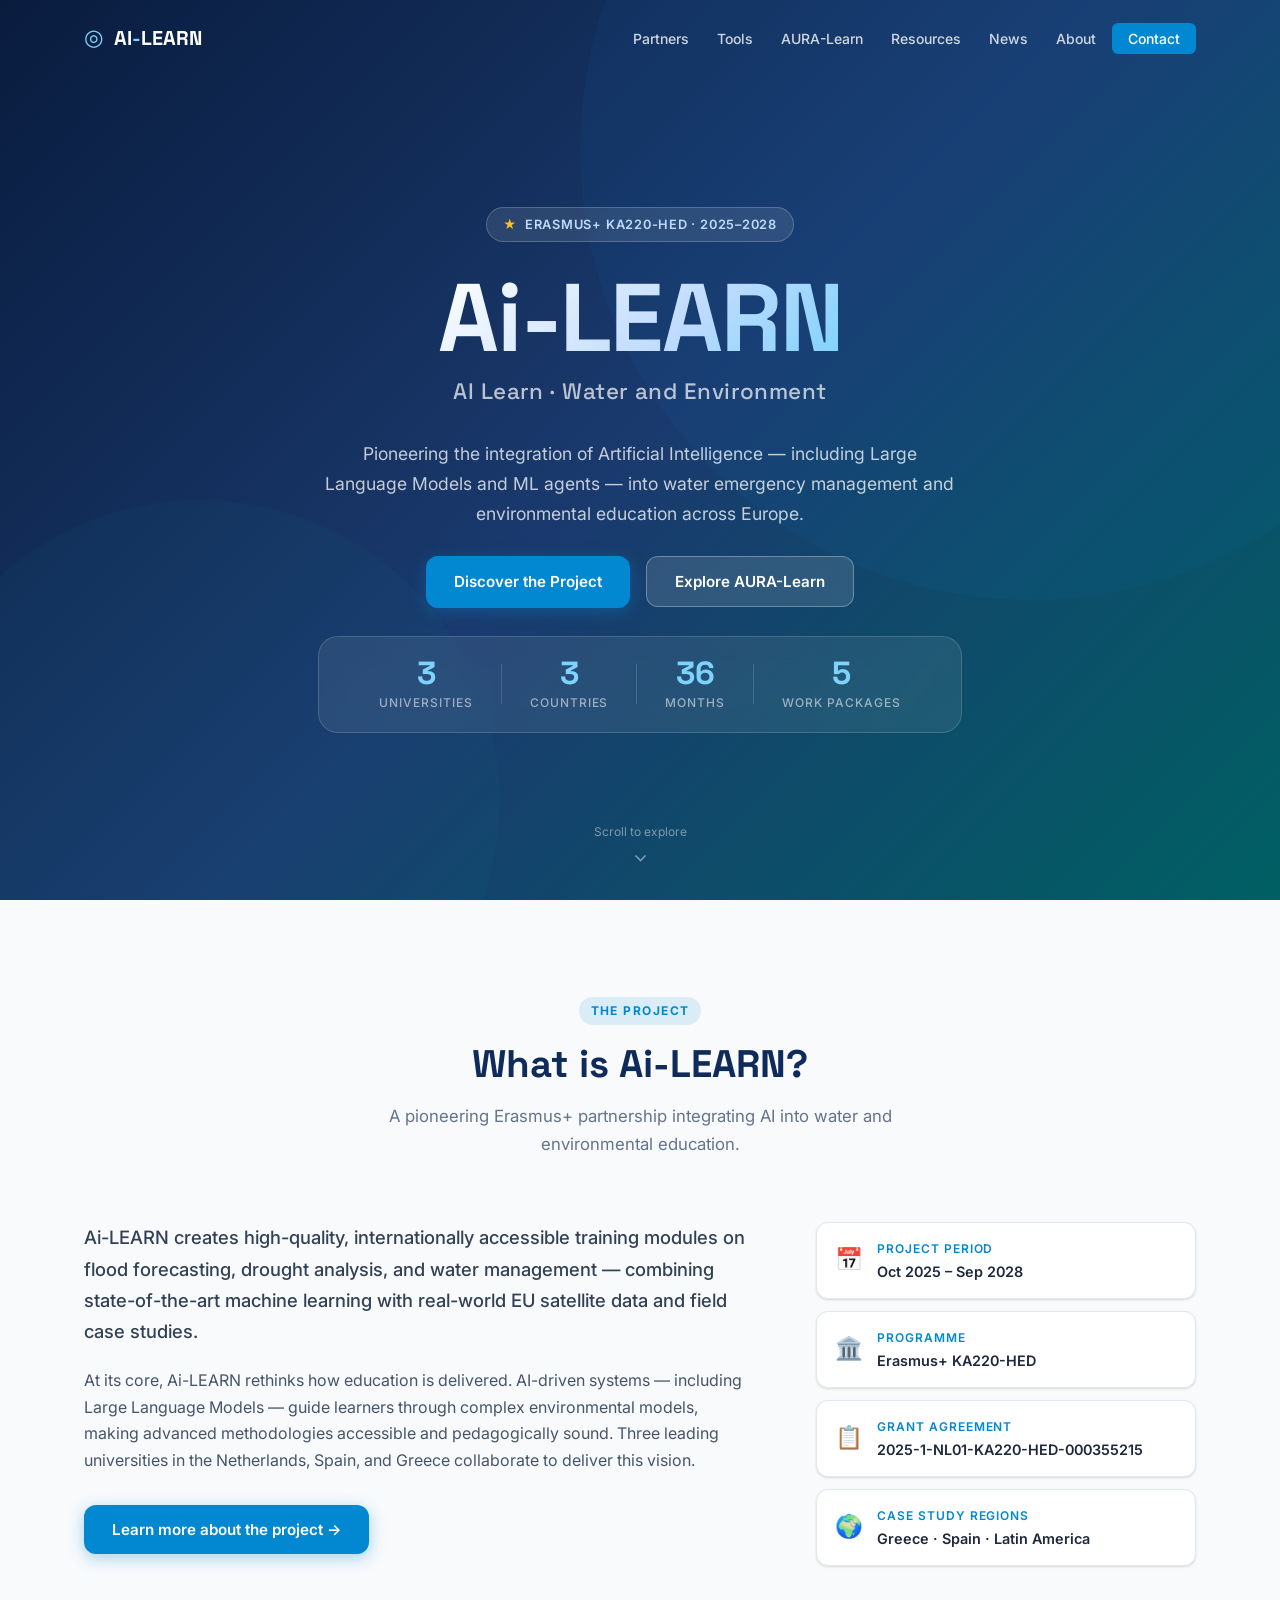
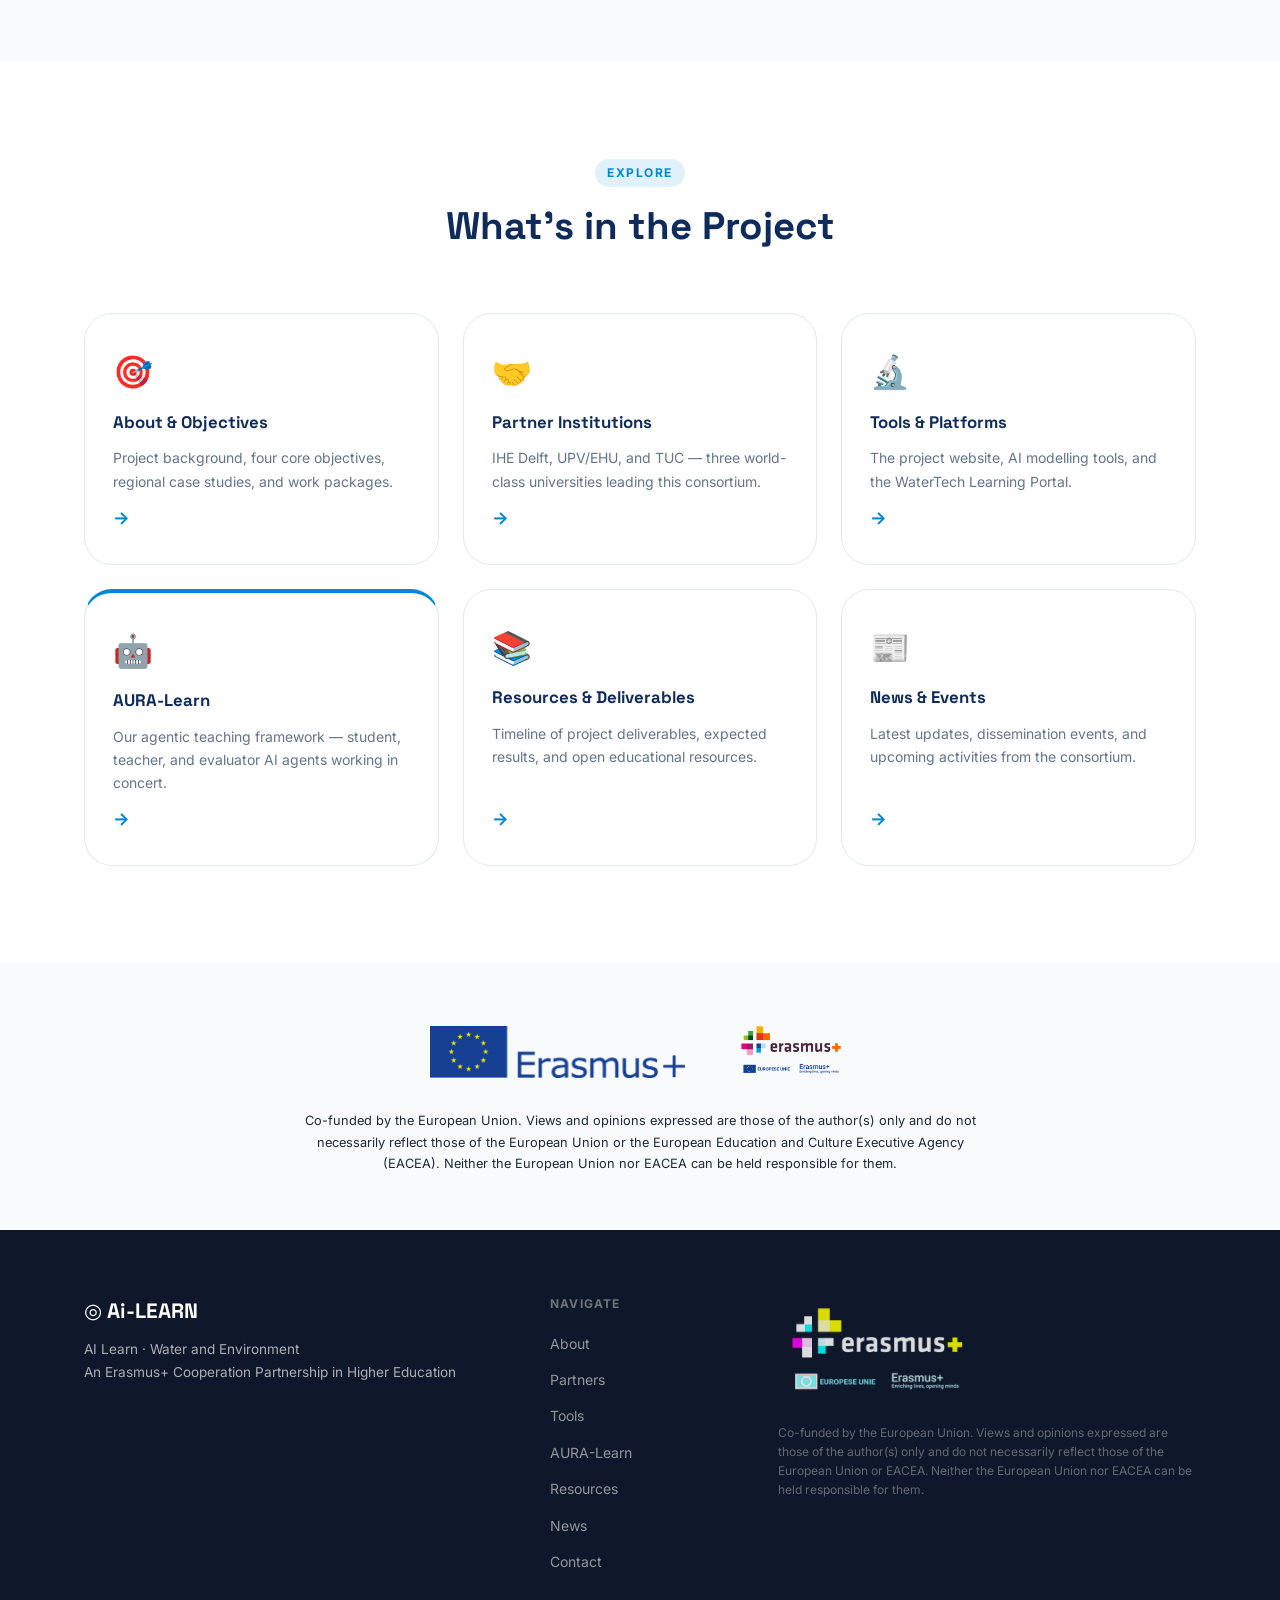
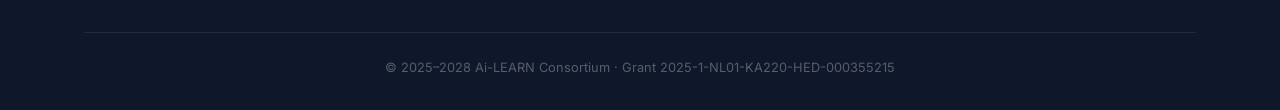
<file: index.html>
<!DOCTYPE html>
<html lang="en">
<head>
  <meta charset="UTF-8" />
  <meta name="viewport" content="width=device-width, initial-scale=1.0" />
  <title>AI-LEARN — Water and Environment</title>
  <meta name="description" content="AI-LEARN: Water and Environment — an Erasmus+ project integrating LLMs and ML agents into water and environmental education across IHE Delft, UPV/EHU, and TUC." />
  <link rel="preconnect" href="https://fonts.googleapis.com" />
  <link href="https://fonts.googleapis.com/css2?family=Inter:wght@300;400;500;600;700;800&family=Space+Grotesk:wght@500;600;700&display=swap" rel="stylesheet" />
  <link rel="stylesheet" href="css/style.css" />
</head>
<body>

  <!-- ═══════════════ NAVIGATION ═══════════════ -->
  <nav id="navbar" class="navbar">
    <div class="nav-container">
      <a href="index.html" class="nav-logo">
        <span class="logo-icon">◎</span>
        <span class="logo-text">AI<span class="logo-dash">‑</span>LEARN</span>
      </a>
      <button class="nav-toggle" id="navToggle" aria-label="Toggle menu">
        <span></span><span></span><span></span>
      </button>
      <ul class="nav-links" id="navLinks">
        <li><a href="partners.html">Partners</a></li>
        <li><a href="tools.html">Tools</a></li>
        <li><a href="aura-learn.html">AURA-Learn</a></li>
        <li><a href="resources.html">Resources</a></li>
        <li><a href="news.html">News</a></li>
        <li><a href="about.html">About</a></li>
        <li><a href="contact.html" class="nav-cta">Contact</a></li>
      </ul>
    </div>
  </nav>

  <!-- ═══════════════ HERO ═══════════════ -->
  <section id="home" class="hero">
    <div class="hero-bg">
      <div class="hero-wave-1"></div>
      <div class="hero-wave-2"></div>
    </div>
    <div class="hero-content">
      <div class="hero-badge">
        <span class="eu-star">★</span> Erasmus+ KA220-HED · 2025–2028
      </div>
      <h1 class="hero-title">
        <span class="hero-title-main">Ai‑LEARN</span>
        <span class="hero-title-sub">AI Learn · Water and Environment</span>
      </h1>
      <p class="hero-tagline">
        Pioneering the integration of Artificial Intelligence — including Large Language Models and ML agents —
        into water emergency management and environmental education across Europe.
      </p>
      <div class="hero-actions">
        <a href="about.html" class="btn btn-primary">Discover the Project</a>
        <a href="aura-learn.html" class="btn btn-ghost">Explore AURA-Learn</a>
      </div>
      <div class="hero-stats">
        <div class="stat"><span class="stat-value">3</span><span class="stat-label">Universities</span></div>
        <div class="stat-divider"></div>
        <div class="stat"><span class="stat-value">3</span><span class="stat-label">Countries</span></div>
        <div class="stat-divider"></div>
        <div class="stat"><span class="stat-value">36</span><span class="stat-label">Months</span></div>
        <div class="stat-divider"></div>
        <div class="stat"><span class="stat-value">5</span><span class="stat-label">Work Packages</span></div>
      </div>
    </div>
    <div class="hero-scroll-hint">
      <span>Scroll to explore</span>
      <svg width="20" height="20" viewBox="0 0 24 24" fill="none" stroke="currentColor" stroke-width="2"><polyline points="6 9 12 15 18 9"/></svg>
    </div>
  </section>

  <!-- ═══════════════ ABOUT SUMMARY ═══════════════ -->
  <section class="section section-light">
    <div class="container">
      <div class="section-header">
        <span class="section-tag">The Project</span>
        <h2 class="section-title">What is Ai-LEARN?</h2>
        <p class="section-subtitle">A pioneering Erasmus+ partnership integrating AI into water and environmental education.</p>
      </div>
      <div class="home-about-grid">
        <div class="home-about-text">
          <p class="lead">
            Ai-LEARN creates high-quality, internationally accessible training modules on flood forecasting,
            drought analysis, and water management — combining state-of-the-art machine learning with real-world
            EU satellite data and field case studies.
          </p>
          <p>
            At its core, Ai-LEARN rethinks how education is delivered. AI-driven systems — including Large Language Models —
            guide learners through complex environmental models, making advanced methodologies accessible and pedagogically sound.
            Three leading universities in the Netherlands, Spain, and Greece collaborate to deliver this vision.
          </p>
          <a href="about.html" class="btn btn-primary" style="margin-top:16px; display:inline-flex;">Learn more about the project →</a>
        </div>
        <div class="home-facts">
          <div class="fact-card">
            <div class="fact-icon">📅</div>
            <div><div class="fact-label">Project Period</div><div class="fact-value">Oct 2025 – Sep 2028</div></div>
          </div>
          <div class="fact-card">
            <div class="fact-icon">🏛️</div>
            <div><div class="fact-label">Programme</div><div class="fact-value">Erasmus+ KA220-HED</div></div>
          </div>
          <div class="fact-card">
            <div class="fact-icon">📋</div>
            <div><div class="fact-label">Grant Agreement</div><div class="fact-value">2025-1-NL01-KA220-HED-000355215</div></div>
          </div>
          <div class="fact-card">
            <div class="fact-icon">🌍</div>
            <div><div class="fact-label">Case Study Regions</div><div class="fact-value">Greece · Spain · Latin America</div></div>
          </div>
        </div>
      </div>
    </div>
  </section>

  <!-- ═══════════════ QUICK LINKS ═══════════════ -->
  <section class="section section-white">
    <div class="container">
      <div class="section-header">
        <span class="section-tag">Explore</span>
        <h2 class="section-title">What's in the Project</h2>
      </div>
      <div class="quicklinks-grid">
        <a href="about.html" class="quicklink-card">
          <div class="quicklink-icon">🎯</div>
          <h3>About &amp; Objectives</h3>
          <p>Project background, four core objectives, regional case studies, and work packages.</p>
          <span class="quicklink-arrow">→</span>
        </a>
        <a href="partners.html" class="quicklink-card">
          <div class="quicklink-icon">🤝</div>
          <h3>Partner Institutions</h3>
          <p>IHE Delft, UPV/EHU, and TUC — three world-class universities leading this consortium.</p>
          <span class="quicklink-arrow">→</span>
        </a>
        <a href="tools.html" class="quicklink-card">
          <div class="quicklink-icon">🔬</div>
          <h3>Tools &amp; Platforms</h3>
          <p>The project website, AI modelling tools, and the WaterTech Learning Portal.</p>
          <span class="quicklink-arrow">→</span>
        </a>
        <a href="aura-learn.html" class="quicklink-card quicklink-featured">
          <div class="quicklink-icon">🤖</div>
          <h3>AURA-Learn</h3>
          <p>Our agentic teaching framework — student, teacher, and evaluator AI agents working in concert.</p>
          <span class="quicklink-arrow">→</span>
        </a>
        <a href="resources.html" class="quicklink-card">
          <div class="quicklink-icon">📚</div>
          <h3>Resources &amp; Deliverables</h3>
          <p>Timeline of project deliverables, expected results, and open educational resources.</p>
          <span class="quicklink-arrow">→</span>
        </a>
        <a href="news.html" class="quicklink-card">
          <div class="quicklink-icon">📰</div>
          <h3>News &amp; Events</h3>
          <p>Latest updates, dissemination events, and upcoming activities from the consortium.</p>
          <span class="quicklink-arrow">→</span>
        </a>
      </div>
    </div>
  </section>

  <!-- ═══════════════ ERASMUS LOGOS ═══════════════ -->
  <section class="section-light logos-section">
    <div class="container">
      <div class="logos-row">
        <img src="assets/logo-erasmus-plus-1024x209.png" alt="Erasmus+" class="erasmus-logo" />
        <img src="assets/Erasmus Combilogo_3 logo's.png" alt="Co-funded by the European Union" class="erasmus-combi-logo" />
      </div>
      <p class="eu-notice">
        Co-funded by the European Union. Views and opinions expressed are those of the author(s) only and do not necessarily
        reflect those of the European Union or the European Education and Culture Executive Agency (EACEA).
        Neither the European Union nor EACEA can be held responsible for them.
      </p>
    </div>
  </section>

  <!-- ═══════════════ FOOTER ═══════════════ -->
  <footer class="footer">
    <div class="container">
      <div class="footer-grid">
        <div class="footer-brand">
          <div class="footer-logo">◎ Ai‑LEARN</div>
          <p>AI Learn · Water and Environment<br/>An Erasmus+ Cooperation Partnership in Higher Education</p>
        </div>
        <div class="footer-links">
          <h4>Navigate</h4>
          <ul>
            <li><a href="about.html">About</a></li>
            <li><a href="partners.html">Partners</a></li>
            <li><a href="tools.html">Tools</a></li>
            <li><a href="aura-learn.html">AURA-Learn</a></li>
            <li><a href="resources.html">Resources</a></li>
            <li><a href="news.html">News</a></li>
            <li><a href="contact.html">Contact</a></li>
          </ul>
        </div>
        <div class="footer-eu">
          <img src="assets/Erasmus Combilogo_3 logo's.png" alt="Co-funded by the European Union — Erasmus+" class="eu-logo-img" />
          <p class="eu-disclaimer">
            Co-funded by the European Union. Views and opinions expressed are those of the author(s) only
            and do not necessarily reflect those of the European Union or EACEA.
            Neither the European Union nor EACEA can be held responsible for them.
          </p>
        </div>
      </div>
      <div class="footer-bottom">
        <span>© 2025–2028 Ai-LEARN Consortium · Grant 2025-1-NL01-KA220-HED-000355215</span>
      </div>
    </div>
  </footer>

  <script src="js/main.js"></script>
</body>
</html>
</file>
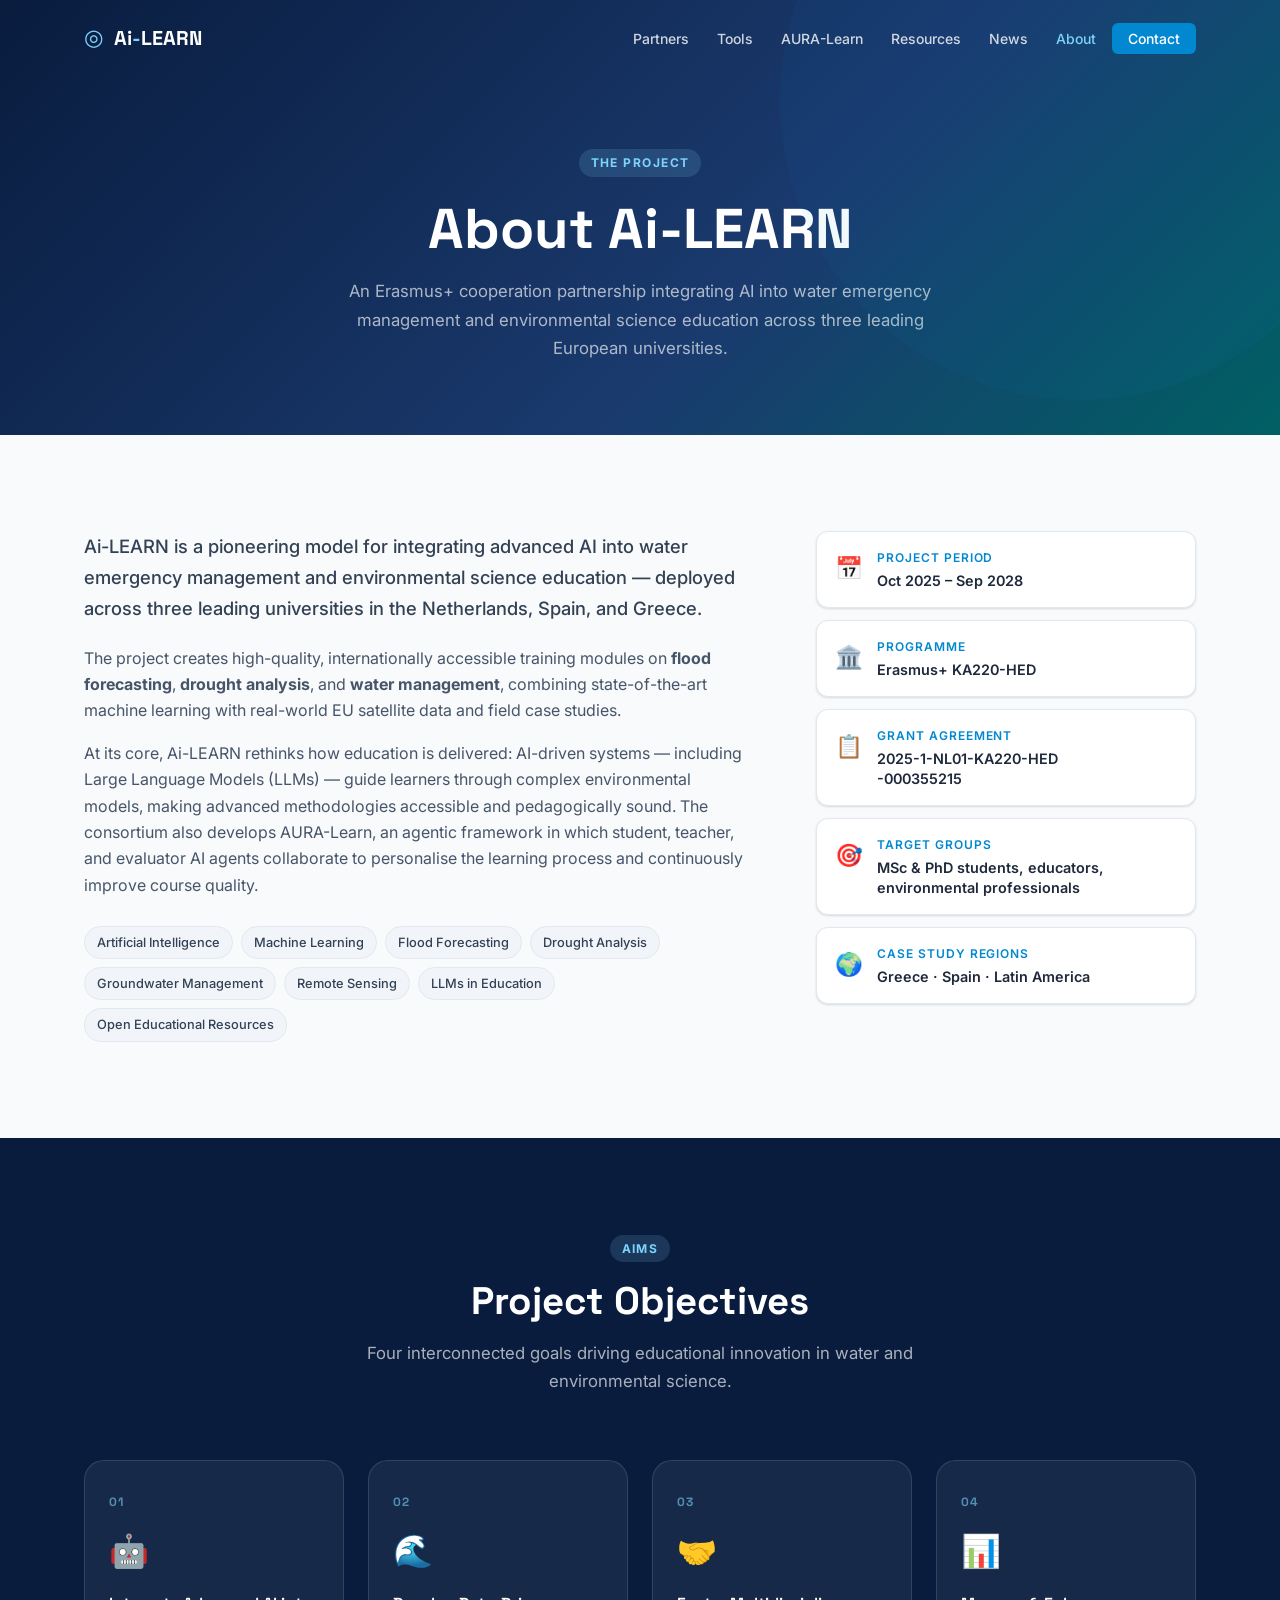
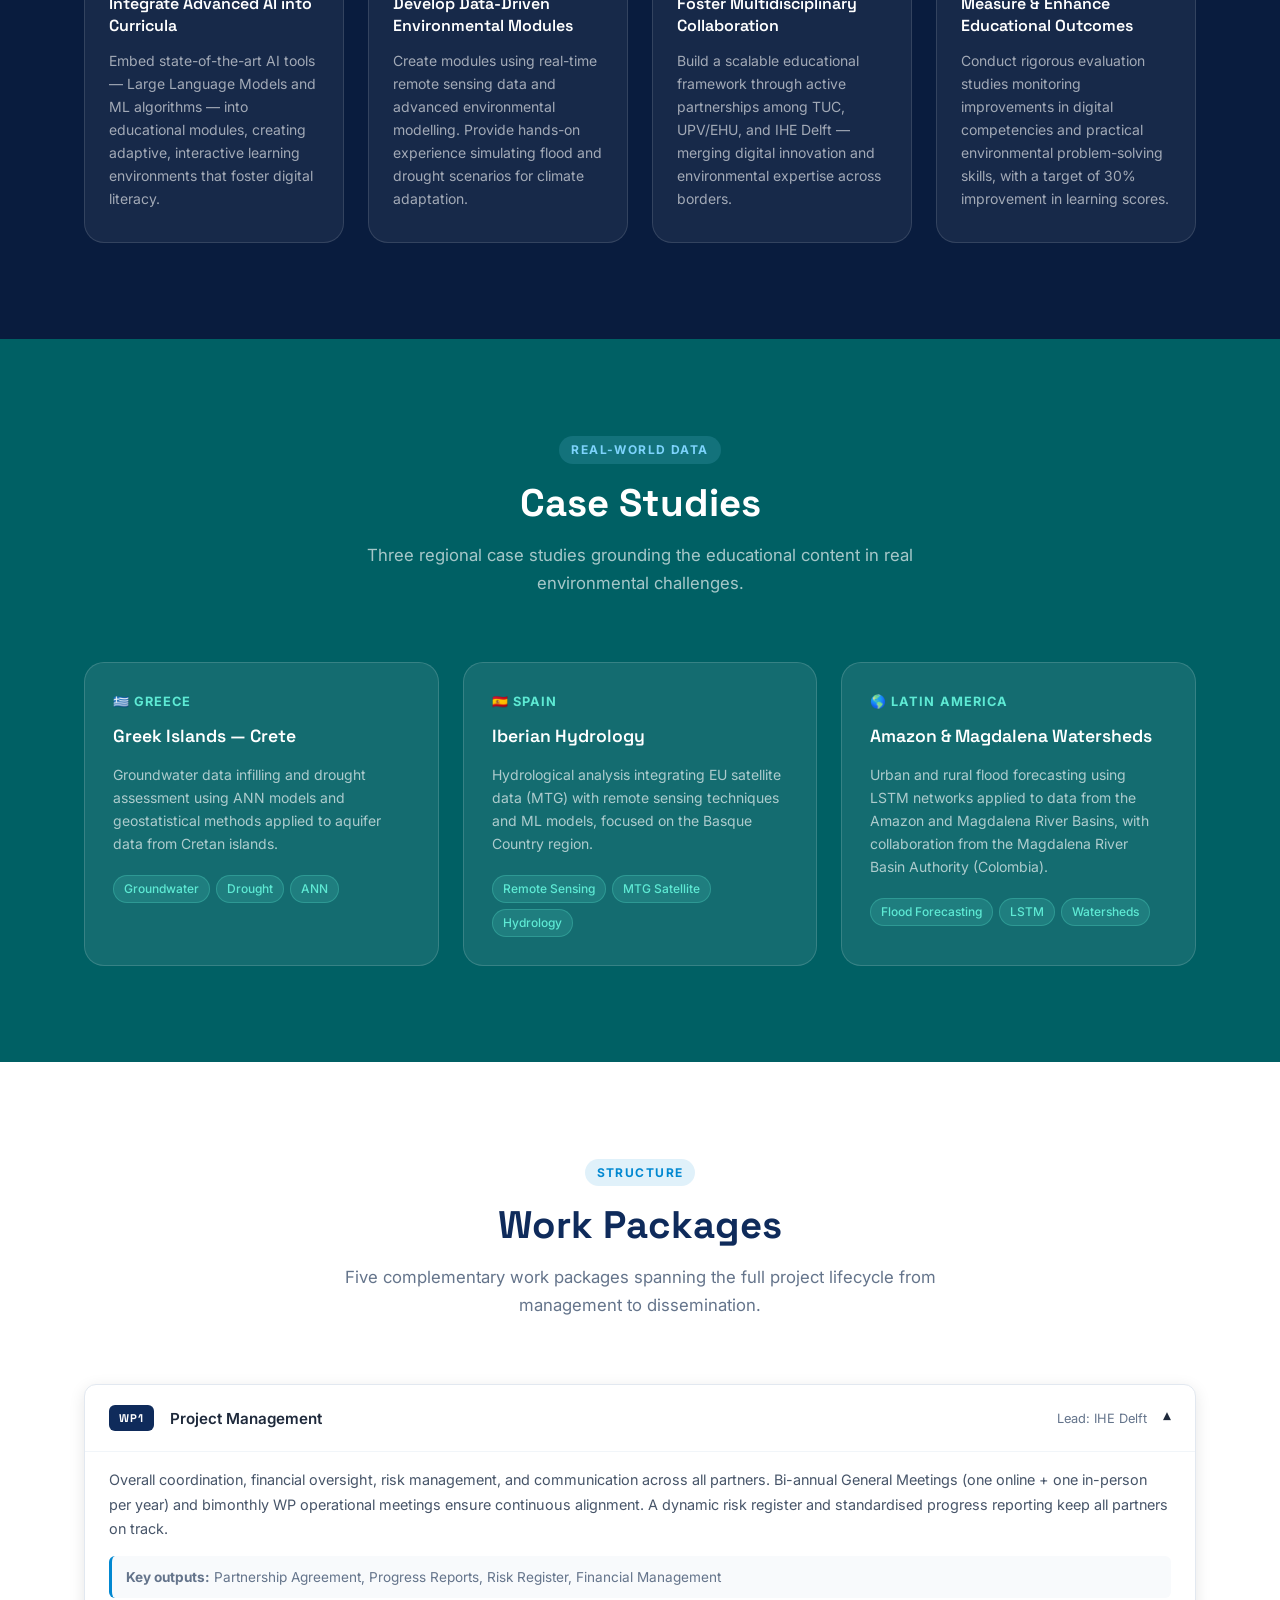
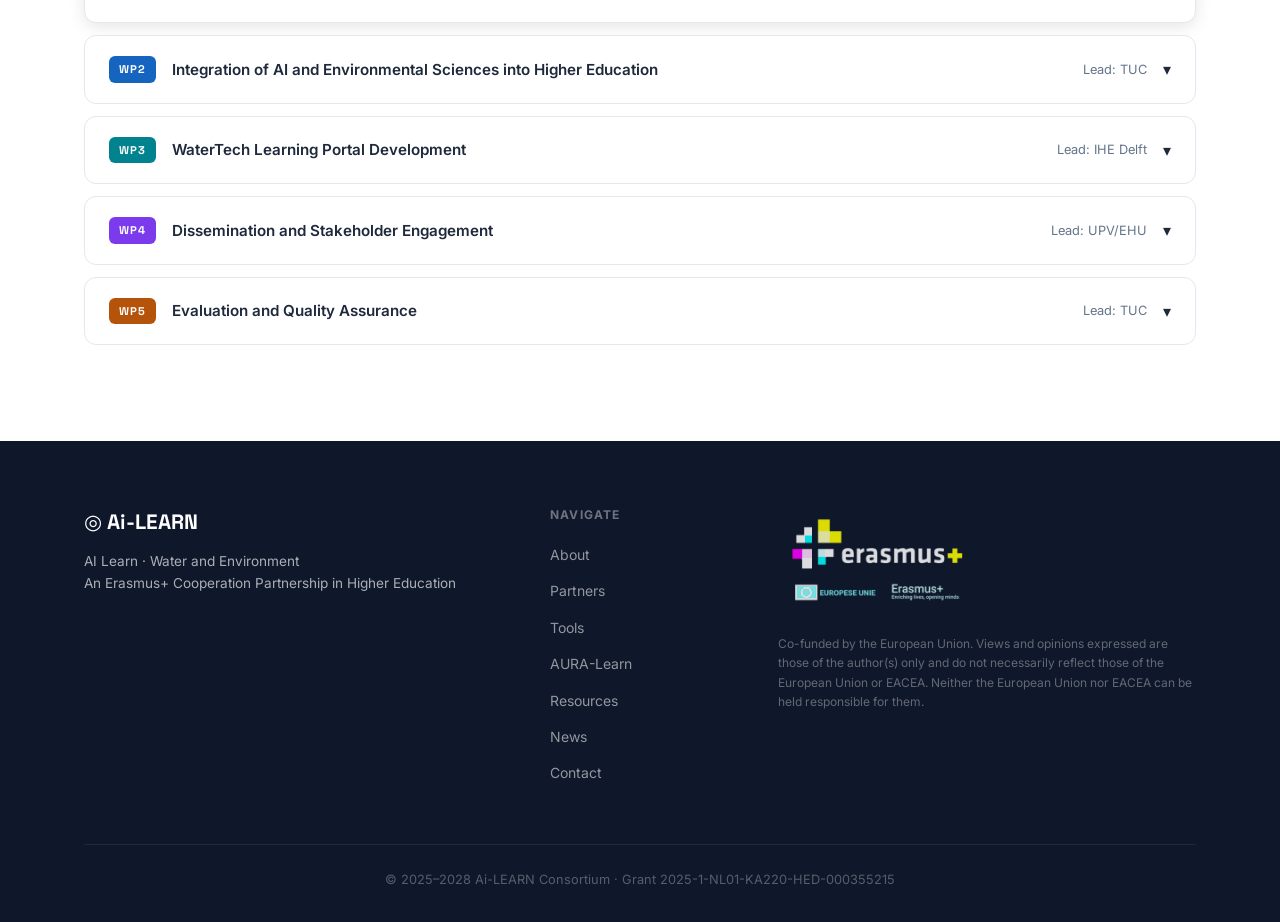
<file: about.html>
<!DOCTYPE html>
<html lang="en">
<head>
  <meta charset="UTF-8" />
  <meta name="viewport" content="width=device-width, initial-scale=1.0" />
  <title>About — Ai-LEARN</title>
  <meta name="description" content="About the Ai-LEARN project: objectives, case studies, and work packages for this Erasmus+ partnership in water and environmental AI education." />
  <link rel="preconnect" href="https://fonts.googleapis.com" />
  <link href="https://fonts.googleapis.com/css2?family=Inter:wght@300;400;500;600;700;800&family=Space+Grotesk:wght@500;600;700&display=swap" rel="stylesheet" />
  <link rel="stylesheet" href="css/style.css" />
</head>
<body>

  <!-- ═══════════════ NAVIGATION ═══════════════ -->
  <nav id="navbar" class="navbar">
    <div class="nav-container">
      <a href="index.html" class="nav-logo">
        <span class="logo-icon">◎</span>
        <span class="logo-text">Ai<span class="logo-dash">‑</span>LEARN</span>
      </a>
      <button class="nav-toggle" id="navToggle" aria-label="Toggle menu">
        <span></span><span></span><span></span>
      </button>
      <ul class="nav-links" id="navLinks">
        <li><a href="partners.html">Partners</a></li>
        <li><a href="tools.html">Tools</a></li>
        <li><a href="aura-learn.html">AURA-Learn</a></li>
        <li><a href="resources.html">Resources</a></li>
        <li><a href="news.html">News</a></li>
        <li><a href="about.html">About</a></li>
        <li><a href="contact.html" class="nav-cta">Contact</a></li>
      </ul>
    </div>
  </nav>

  <!-- ═══════════════ PAGE HERO ═══════════════ -->
  <div class="page-hero">
    <span class="page-hero-tag">The Project</span>
    <h1 class="page-hero-title">About Ai-LEARN</h1>
    <p class="page-hero-sub">An Erasmus+ cooperation partnership integrating AI into water emergency management and environmental science education across three leading European universities.</p>
  </div>

  <!-- ═══════════════ ABOUT ═══════════════ -->
  <section class="section section-light">
    <div class="container">
      <div class="about-grid">
        <div class="about-text">
          <p class="lead">
            Ai-LEARN is a pioneering model for integrating advanced AI into water emergency management
            and environmental science education — deployed across three leading universities in the Netherlands,
            Spain, and Greece.
          </p>
          <p>
            The project creates high-quality, internationally accessible training modules on
            <strong>flood forecasting</strong>, <strong>drought analysis</strong>, and <strong>water management</strong>,
            combining state-of-the-art machine learning with real-world EU satellite data and field case studies.
          </p>
          <p>
            At its core, Ai-LEARN rethinks how education is delivered: AI-driven systems —
            including Large Language Models (LLMs) — guide learners through complex environmental models,
            making advanced methodologies accessible and pedagogically sound. The consortium also develops
            AURA-Learn, an agentic framework in which student, teacher, and evaluator AI agents collaborate
            to personalise the learning process and continuously improve course quality.
          </p>
          <div class="about-topics">
            <span class="topic-tag">Artificial Intelligence</span>
            <span class="topic-tag">Machine Learning</span>
            <span class="topic-tag">Flood Forecasting</span>
            <span class="topic-tag">Drought Analysis</span>
            <span class="topic-tag">Groundwater Management</span>
            <span class="topic-tag">Remote Sensing</span>
            <span class="topic-tag">LLMs in Education</span>
            <span class="topic-tag">Open Educational Resources</span>
          </div>
        </div>
        <div class="about-facts">
          <div class="fact-card">
            <div class="fact-icon">📅</div>
            <div><div class="fact-label">Project Period</div><div class="fact-value">Oct 2025 – Sep 2028</div></div>
          </div>
          <div class="fact-card">
            <div class="fact-icon">🏛️</div>
            <div><div class="fact-label">Programme</div><div class="fact-value">Erasmus+ KA220-HED</div></div>
          </div>
          <div class="fact-card">
            <div class="fact-icon">📋</div>
            <div><div class="fact-label">Grant Agreement</div><div class="fact-value">2025-1-NL01-KA220-HED<br/>-000355215</div></div>
          </div>
          <div class="fact-card">
            <div class="fact-icon">🎯</div>
            <div><div class="fact-label">Target Groups</div><div class="fact-value">MSc &amp; PhD students, educators, environmental professionals</div></div>
          </div>
          <div class="fact-card">
            <div class="fact-icon">🌍</div>
            <div><div class="fact-label">Case Study Regions</div><div class="fact-value">Greece · Spain · Latin America</div></div>
          </div>
        </div>
      </div>
    </div>
  </section>

  <!-- ═══════════════ OBJECTIVES ═══════════════ -->
  <section class="section section-dark">
    <div class="container">
      <div class="section-header section-header-light">
        <span class="section-tag section-tag-light">Aims</span>
        <h2 class="section-title text-white">Project Objectives</h2>
        <p class="section-subtitle text-muted-light">Four interconnected goals driving educational innovation in water and environmental science.</p>
      </div>
      <div class="objectives-grid">
        <div class="objective-card">
          <div class="objective-number">01</div>
          <div class="objective-icon">🤖</div>
          <h3>Integrate Advanced AI into Curricula</h3>
          <p>Embed state-of-the-art AI tools — Large Language Models and ML algorithms — into educational modules, creating adaptive, interactive learning environments that foster digital literacy.</p>
        </div>
        <div class="objective-card">
          <div class="objective-number">02</div>
          <div class="objective-icon">🌊</div>
          <h3>Develop Data-Driven Environmental Modules</h3>
          <p>Create modules using real-time remote sensing data and advanced environmental modelling. Provide hands-on experience simulating flood and drought scenarios for climate adaptation.</p>
        </div>
        <div class="objective-card">
          <div class="objective-number">03</div>
          <div class="objective-icon">🤝</div>
          <h3>Foster Multidisciplinary Collaboration</h3>
          <p>Build a scalable educational framework through active partnerships among TUC, UPV/EHU, and IHE Delft — merging digital innovation and environmental expertise across borders.</p>
        </div>
        <div class="objective-card">
          <div class="objective-number">04</div>
          <div class="objective-icon">📊</div>
          <h3>Measure &amp; Enhance Educational Outcomes</h3>
          <p>Conduct rigorous evaluation studies monitoring improvements in digital competencies and practical environmental problem-solving skills, with a target of 30% improvement in learning scores.</p>
        </div>
      </div>
    </div>
  </section>

  <!-- ═══════════════ CASE STUDIES ═══════════════ -->
  <section class="section section-teal">
    <div class="container">
      <div class="section-header section-header-light">
        <span class="section-tag section-tag-light">Real-World Data</span>
        <h2 class="section-title text-white">Case Studies</h2>
        <p class="section-subtitle text-muted-light">Three regional case studies grounding the educational content in real environmental challenges.</p>
      </div>
      <div class="cases-grid">
        <div class="case-card">
          <div class="case-region">🇬🇷 Greece</div>
          <h3>Greek Islands — Crete</h3>
          <p>Groundwater data infilling and drought assessment using ANN models and geostatistical methods applied to aquifer data from Cretan islands.</p>
          <div class="case-tags"><span>Groundwater</span><span>Drought</span><span>ANN</span></div>
        </div>
        <div class="case-card">
          <div class="case-region">🇪🇸 Spain</div>
          <h3>Iberian Hydrology</h3>
          <p>Hydrological analysis integrating EU satellite data (MTG) with remote sensing techniques and ML models, focused on the Basque Country region.</p>
          <div class="case-tags"><span>Remote Sensing</span><span>MTG Satellite</span><span>Hydrology</span></div>
        </div>
        <div class="case-card">
          <div class="case-region">🌎 Latin America</div>
          <h3>Amazon &amp; Magdalena Watersheds</h3>
          <p>Urban and rural flood forecasting using LSTM networks applied to data from the Amazon and Magdalena River Basins, with collaboration from the Magdalena River Basin Authority (Colombia).</p>
          <div class="case-tags"><span>Flood Forecasting</span><span>LSTM</span><span>Watersheds</span></div>
        </div>
      </div>
    </div>
  </section>

  <!-- ═══════════════ WORK PACKAGES ═══════════════ -->
  <section class="section section-white">
    <div class="container">
      <div class="section-header">
        <span class="section-tag">Structure</span>
        <h2 class="section-title">Work Packages</h2>
        <p class="section-subtitle">Five complementary work packages spanning the full project lifecycle from management to dissemination.</p>
      </div>
      <div class="wp-list">

        <div class="wp-item" data-wp="1">
          <div class="wp-header" role="button" tabindex="0">
            <div class="wp-title-group">
              <span class="wp-number wp-1">WP1</span>
              <span class="wp-title">Project Management</span>
            </div>
            <div class="wp-meta"><span class="wp-lead">Lead: IHE Delft</span><span class="wp-chevron">▾</span></div>
          </div>
          <div class="wp-body">
            <p>Overall coordination, financial oversight, risk management, and communication across all partners. Bi-annual General Meetings (one online + one in-person per year) and bimonthly WP operational meetings ensure continuous alignment. A dynamic risk register and standardised progress reporting keep all partners on track.</p>
            <div class="wp-outputs"><strong>Key outputs:</strong> Partnership Agreement, Progress Reports, Risk Register, Financial Management</div>
          </div>
        </div>

        <div class="wp-item" data-wp="2">
          <div class="wp-header" role="button" tabindex="0">
            <div class="wp-title-group">
              <span class="wp-number wp-2">WP2</span>
              <span class="wp-title">Integration of AI and Environmental Sciences into Higher Education</span>
            </div>
            <div class="wp-meta"><span class="wp-lead">Lead: TUC</span><span class="wp-chevron">▾</span></div>
          </div>
          <div class="wp-body">
            <p>Development of the technical AI infrastructure: specialised TensorFlow/Keras models for flood forecasting (LSTM/ANN), groundwater data infilling, and drought assessment. An Educational LLM Integration Framework with prompting techniques and instructor guides enables AI-assisted learning. Three case studies — Greek islands, Spain hydrology, and Latin American watersheds — are fully implemented as structured, project-based learning modules.</p>
            <div class="wp-outputs"><strong>Key outputs:</strong> AI model toolbox, LLM framework, 3 case study implementations, learning experience design, integration testing</div>
          </div>
        </div>

        <div class="wp-item" data-wp="3">
          <div class="wp-header" role="button" tabindex="0">
            <div class="wp-title-group">
              <span class="wp-number wp-3">WP3</span>
              <span class="wp-title">WaterTech Learning Portal Development</span>
            </div>
            <div class="wp-meta"><span class="wp-lead">Lead: IHE Delft</span><span class="wp-chevron">▾</span></div>
          </div>
          <div class="wp-body">
            <p>Design and development of the WaterTech Learning Portal — an internationally accessible virtual learning environment building on IHE Delft's eCampus Moodle infrastructure. Integrates AI tools from WP2, supporting MSc-level education, short courses, and professional development. Designed with WCAG 2.1 AA accessibility standards and multilingual support (English, Spanish, Greek).</p>
            <div class="wp-outputs"><strong>Key outputs:</strong> WaterTech Learning Portal, integrated AI modules, multilingual course materials</div>
          </div>
        </div>

        <div class="wp-item" data-wp="4">
          <div class="wp-header" role="button" tabindex="0">
            <div class="wp-title-group">
              <span class="wp-number wp-4">WP4</span>
              <span class="wp-title">Dissemination and Stakeholder Engagement</span>
            </div>
            <div class="wp-meta"><span class="wp-lead">Lead: UPV/EHU</span><span class="wp-chevron">▾</span></div>
          </div>
          <div class="wp-body">
            <p>Comprehensive communication, dissemination, and exploitation strategy. Includes this public website, Open Educational Resources, public outreach events (minimum 15) in each partner country, policy briefings for regional environmental authorities, and engagement with environmental professionals and policymakers. MOOC development for global reach beyond the project lifecycle.</p>
            <div class="wp-outputs"><strong>Key outputs:</strong> Project website, Open Educational Resources, dissemination events, policy briefs, MOOC</div>
          </div>
        </div>

        <div class="wp-item" data-wp="5">
          <div class="wp-header" role="button" tabindex="0">
            <div class="wp-title-group">
              <span class="wp-number wp-5">WP5</span>
              <span class="wp-title">Evaluation and Quality Assurance</span>
            </div>
            <div class="wp-meta"><span class="wp-lead">Lead: TUC</span><span class="wp-chevron">▾</span></div>
          </div>
          <div class="wp-body">
            <p>Systematic monitoring of educational impact, interdisciplinary collaboration, and research innovation. Pre/post knowledge assessments measure 30% learning improvement targets. User testing cycles at M8, M16, and M24 refine platform usability. Structured reports document outcomes at key milestones.</p>
            <div class="wp-outputs"><strong>Key outputs:</strong> Educational Impact Report (Jun 2027), Collaboration Assessment Report (Oct 2027), Capacity Building Assessment (Feb 2028)</div>
          </div>
        </div>

      </div>
    </div>
  </section>

  <!-- ═══════════════ FOOTER ═══════════════ -->
  <footer class="footer">
    <div class="container">
      <div class="footer-grid">
        <div class="footer-brand">
          <div class="footer-logo">◎ Ai‑LEARN</div>
          <p>AI Learn · Water and Environment<br/>An Erasmus+ Cooperation Partnership in Higher Education</p>
        </div>
        <div class="footer-links">
          <h4>Navigate</h4>
          <ul>
            <li><a href="about.html">About</a></li>
            <li><a href="partners.html">Partners</a></li>
            <li><a href="tools.html">Tools</a></li>
            <li><a href="aura-learn.html">AURA-Learn</a></li>
            <li><a href="resources.html">Resources</a></li>
            <li><a href="news.html">News</a></li>
            <li><a href="contact.html">Contact</a></li>
          </ul>
        </div>
        <div class="footer-eu">
          <img src="assets/Erasmus Combilogo_3 logo's.png" alt="Co-funded by the European Union — Erasmus+" class="eu-logo-img" />
          <p class="eu-disclaimer">
            Co-funded by the European Union. Views and opinions expressed are those of the author(s) only
            and do not necessarily reflect those of the European Union or EACEA.
            Neither the European Union nor EACEA can be held responsible for them.
          </p>
        </div>
      </div>
      <div class="footer-bottom">
        <span>© 2025–2028 Ai-LEARN Consortium · Grant 2025-1-NL01-KA220-HED-000355215</span>
      </div>
    </div>
  </footer>

  <script src="js/main.js"></script>
</body>
</html>
</file>
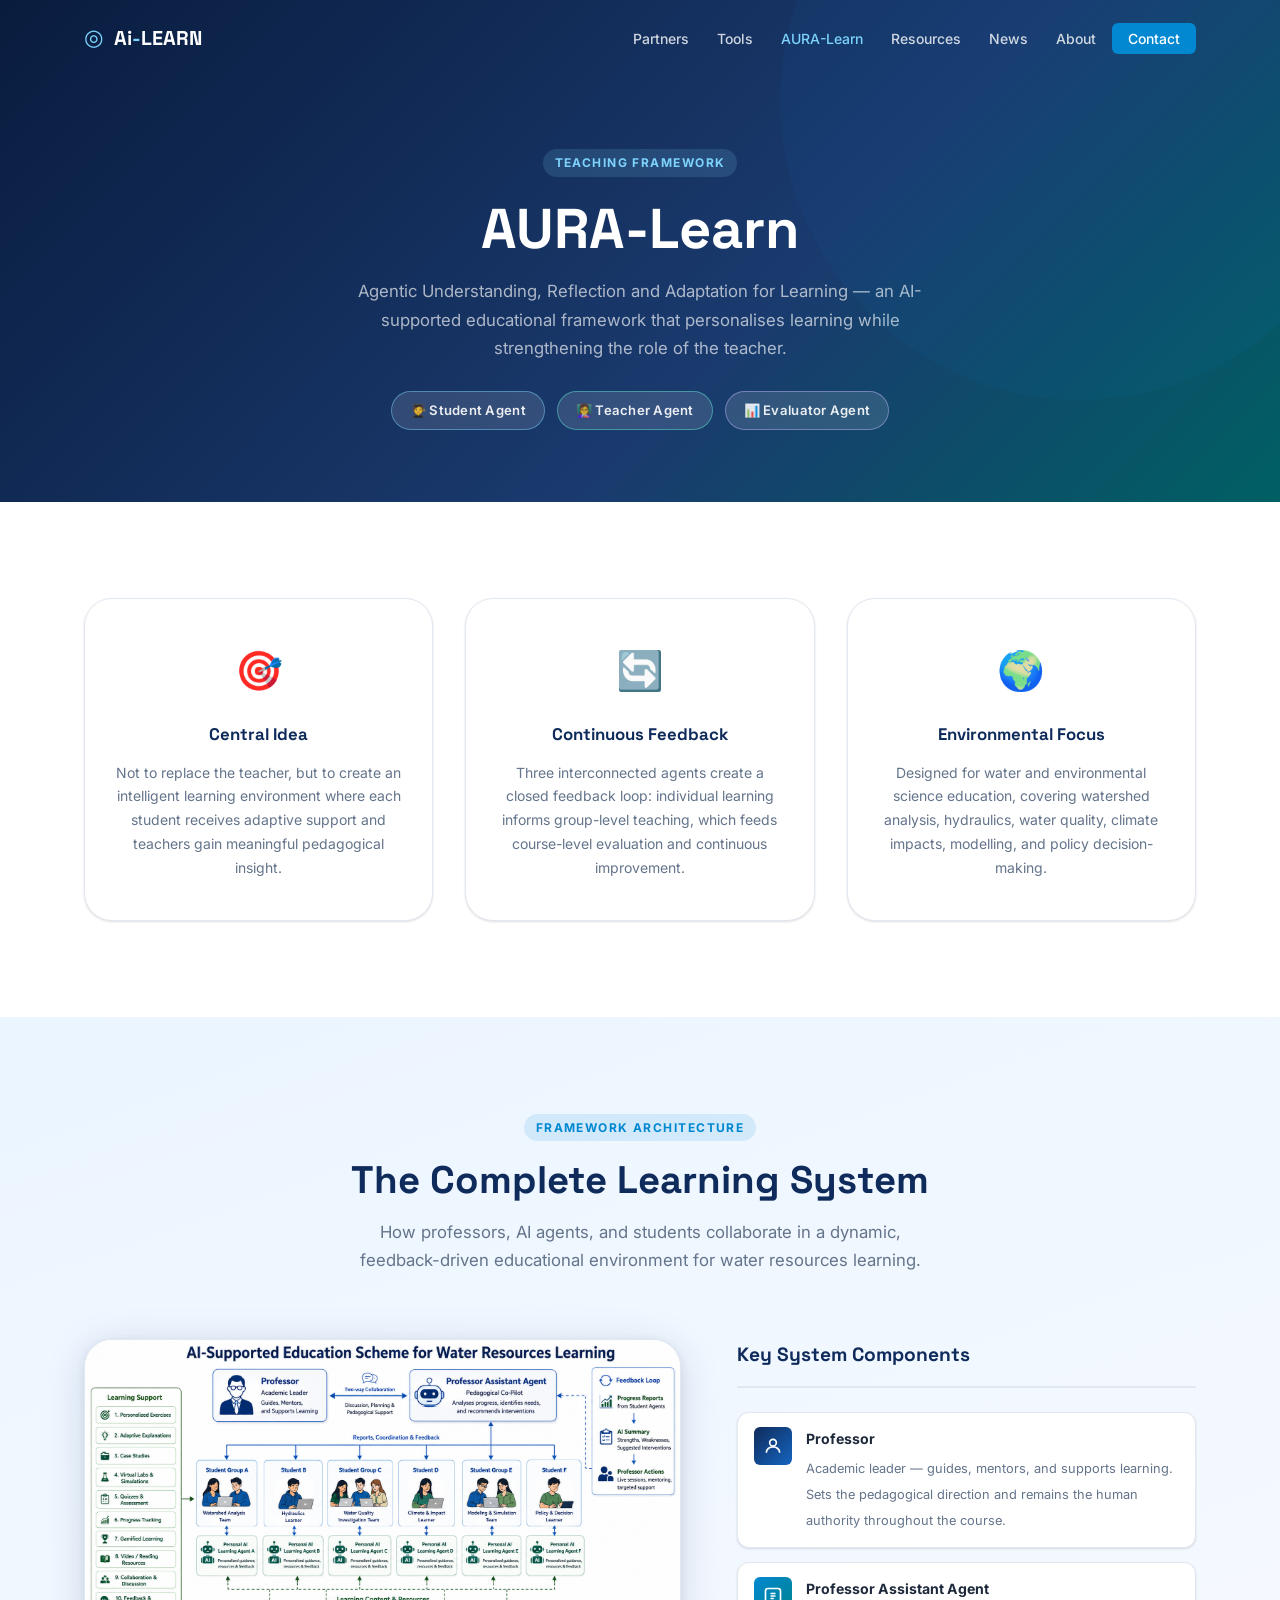
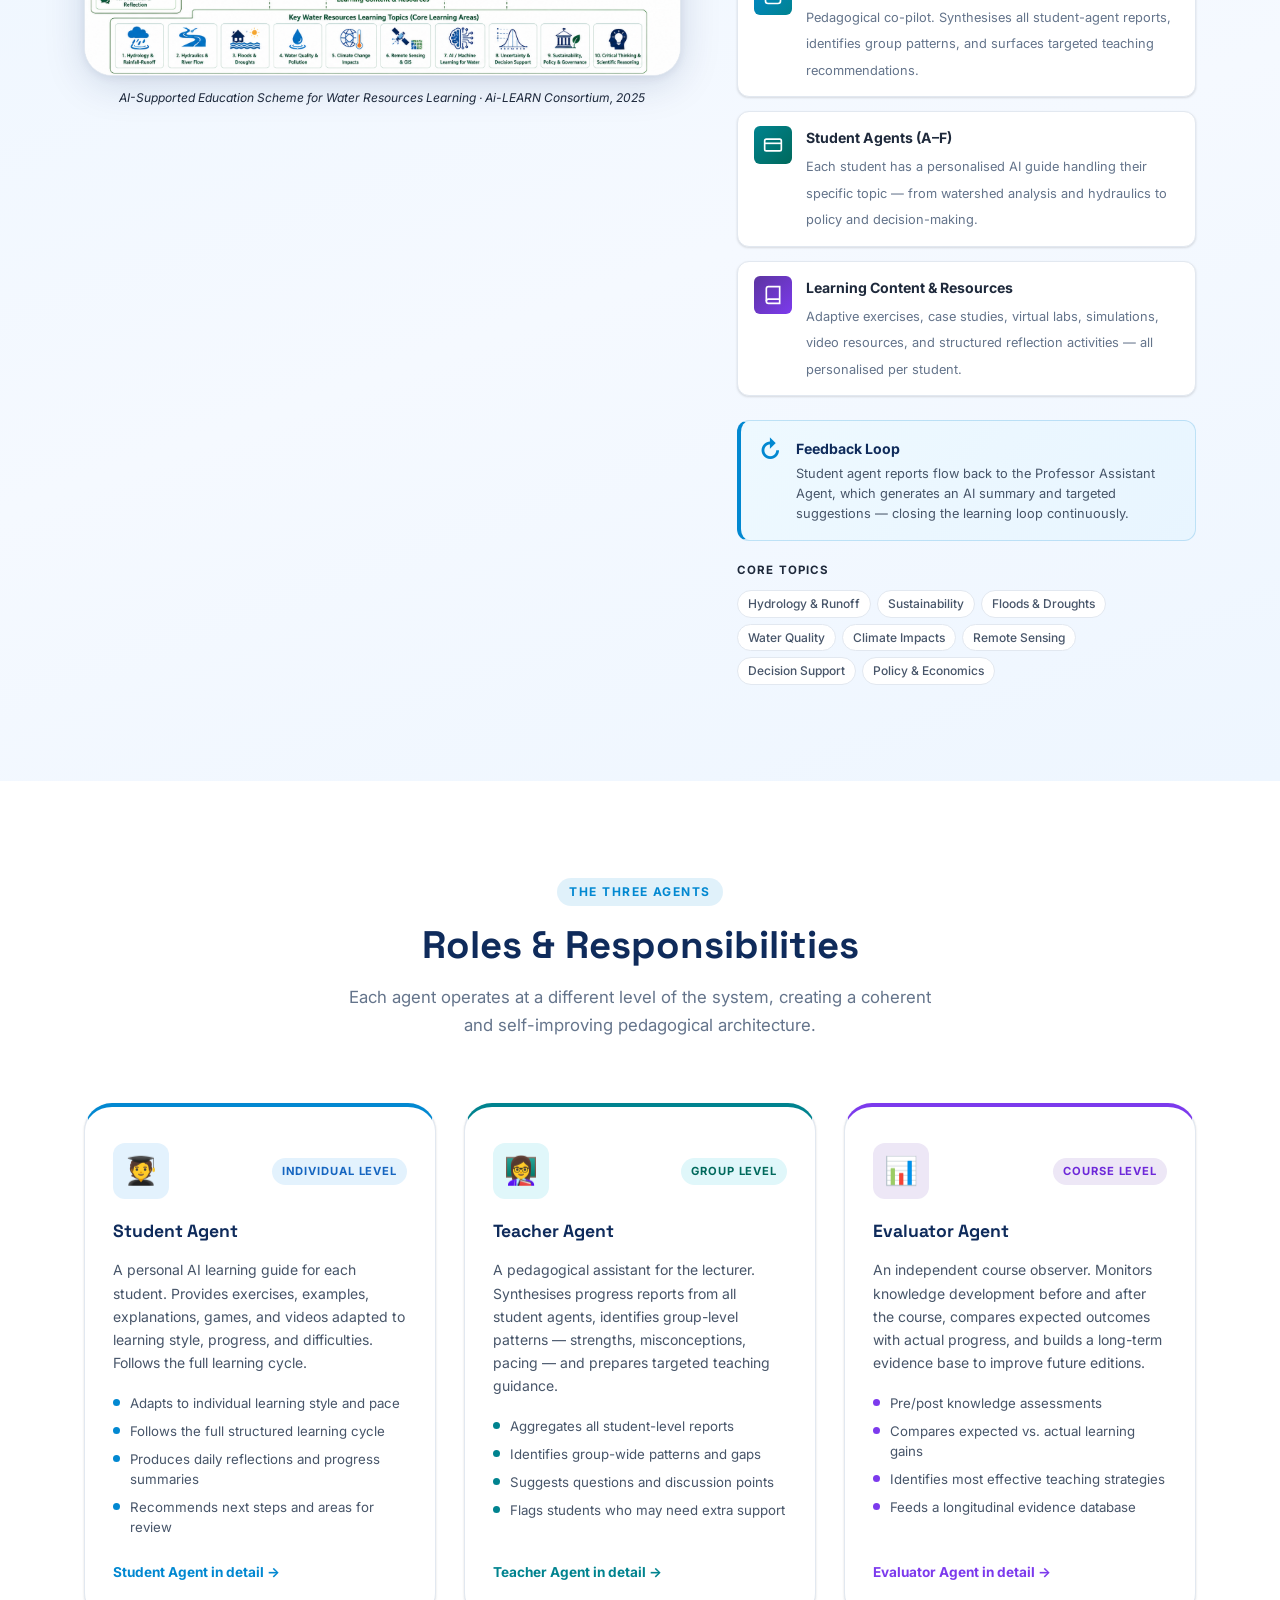
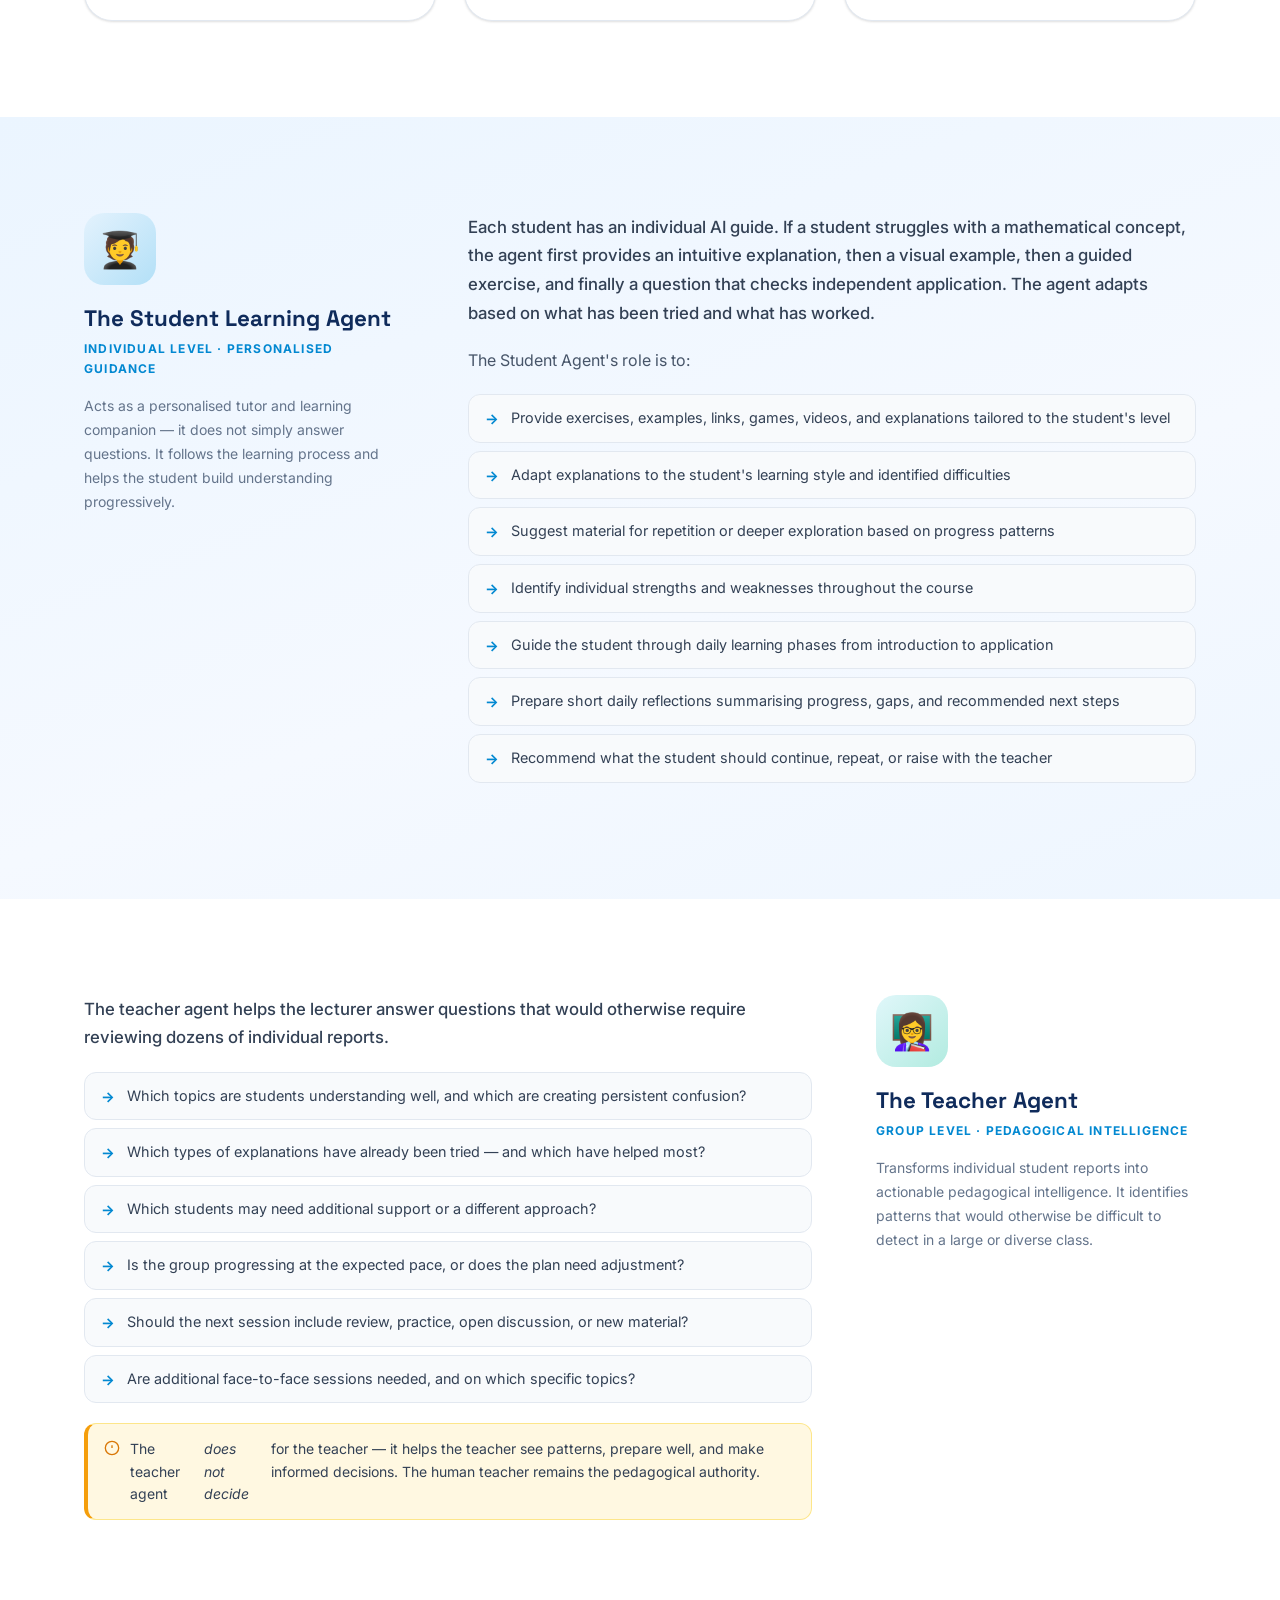
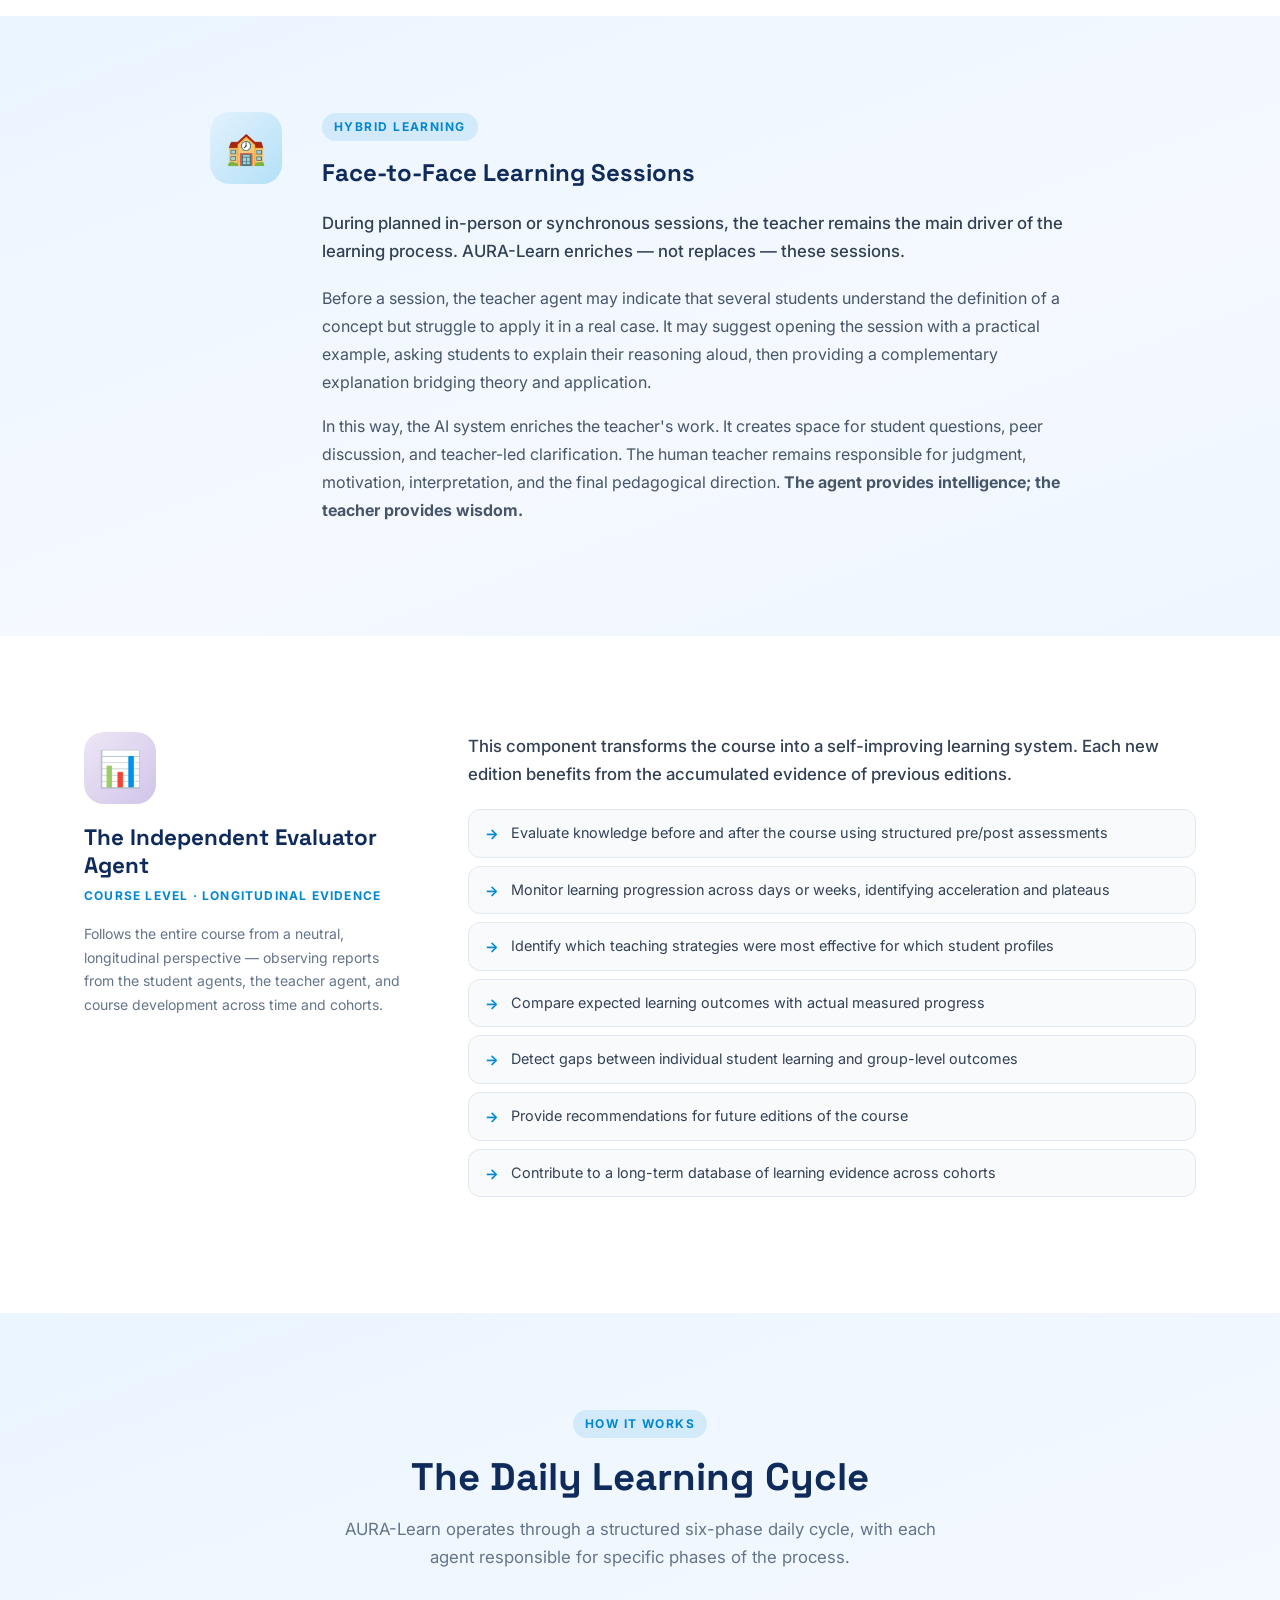
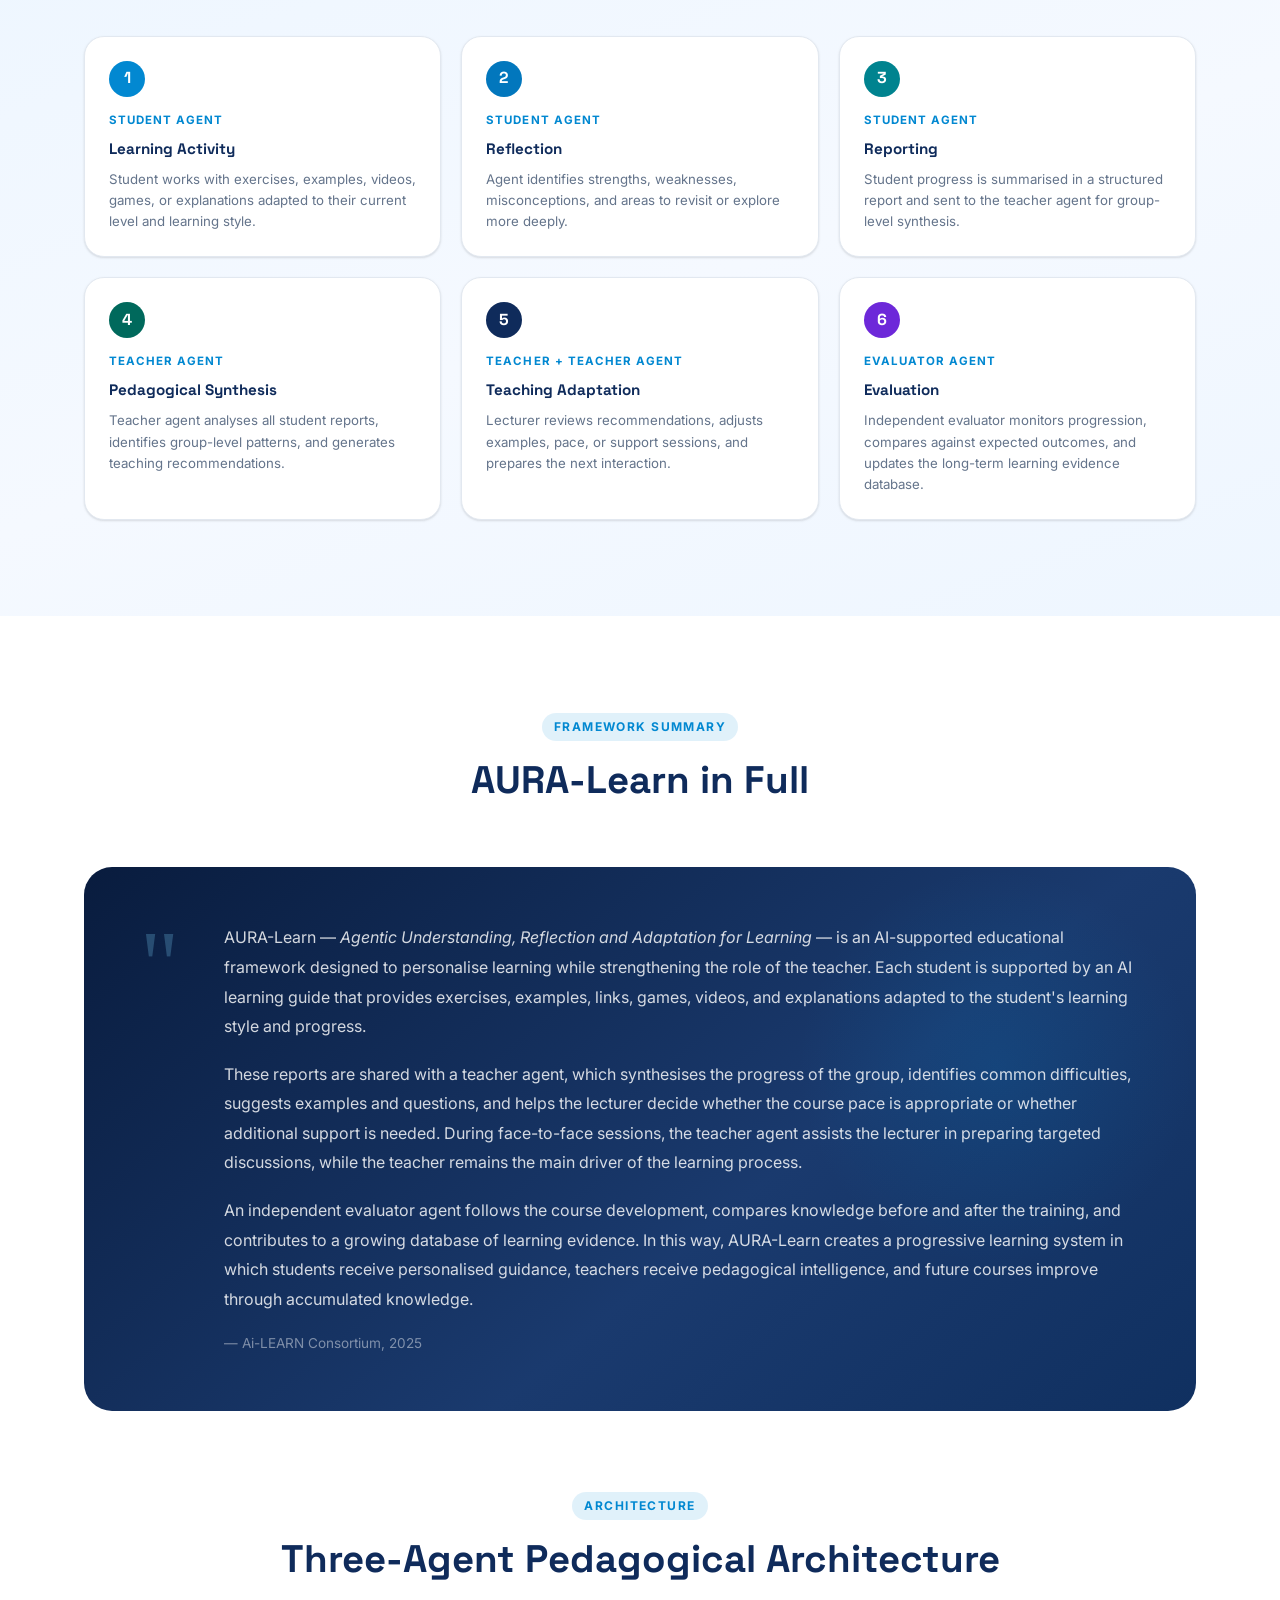
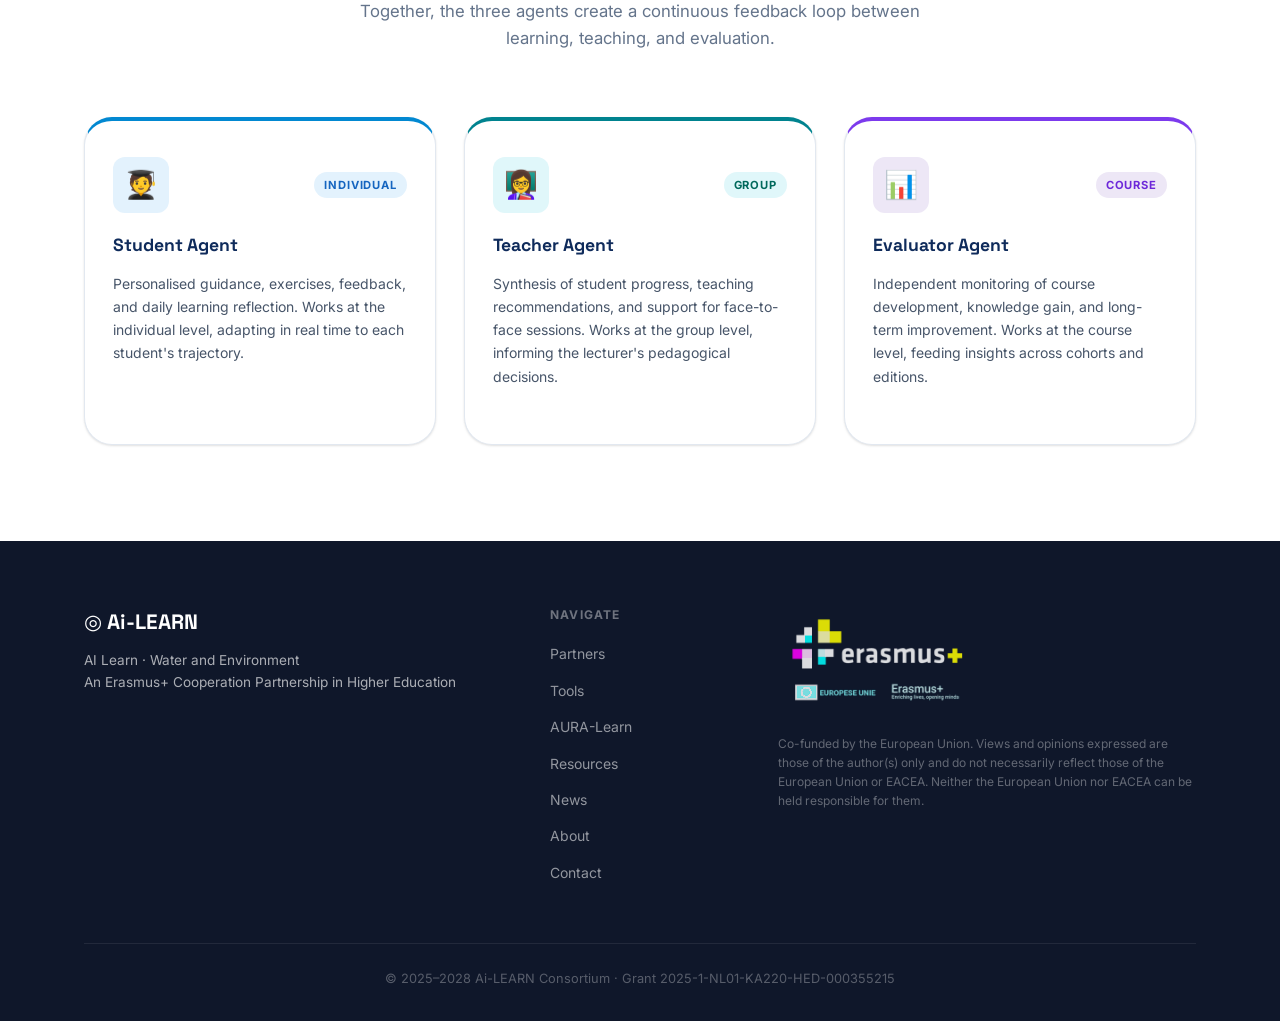
<file: aura-learn.html>
<!DOCTYPE html>
<html lang="en">
<head>
  <meta charset="UTF-8" />
  <meta name="viewport" content="width=device-width, initial-scale=1.0" />
  <title>AURA-Learn — Ai-LEARN</title>
  <meta name="description" content="AURA-Learn: Agentic Understanding, Reflection and Adaptation for Learning. An AI teaching framework with student, teacher, and evaluator agents for personalised environmental education." />
  <link rel="preconnect" href="https://fonts.googleapis.com" />
  <link href="https://fonts.googleapis.com/css2?family=Inter:wght@300;400;500;600;700;800&family=Space+Grotesk:wght@500;600;700&display=swap" rel="stylesheet" />
  <link rel="stylesheet" href="css/style.css" />
</head>
<body>

  <!-- ═══════════════ NAVIGATION ═══════════════ -->
  <nav id="navbar" class="navbar">
    <div class="nav-container">
      <a href="index.html" class="nav-logo">
        <span class="logo-icon">◎</span>
        <span class="logo-text">Ai<span class="logo-dash">‑</span>LEARN</span>
      </a>
      <button class="nav-toggle" id="navToggle" aria-label="Toggle menu">
        <span></span><span></span><span></span>
      </button>
      <ul class="nav-links" id="navLinks">
        <li><a href="partners.html">Partners</a></li>
        <li><a href="tools.html">Tools</a></li>
        <li><a href="aura-learn.html">AURA-Learn</a></li>
        <li><a href="resources.html">Resources</a></li>
        <li><a href="news.html">News</a></li>
        <li><a href="about.html">About</a></li>
        <li><a href="contact.html" class="nav-cta">Contact</a></li>
      </ul>
    </div>
  </nav>

  <!-- ═══════════════ PAGE HERO ═══════════════ -->
  <div class="page-hero">
    <span class="page-hero-tag">Teaching Framework</span>
    <h1 class="page-hero-title">AURA-Learn</h1>
    <p class="page-hero-sub">Agentic Understanding, Reflection and Adaptation for Learning — an AI-supported educational framework that personalises learning while strengthening the role of the teacher.</p>
    <div class="aura-hero-pills">
      <span class="aura-hero-pill pill-student">🧑‍🎓 Student Agent</span>
      <span class="aura-hero-pill pill-teacher">👩‍🏫 Teacher Agent</span>
      <span class="aura-hero-pill pill-evaluator">📊 Evaluator Agent</span>
    </div>
  </div>

  <!-- ═══════════════ INTRO PILLARS ═══════════════ -->
  <section class="section section-white">
    <div class="container">
      <div class="intro-pillars">
        <div class="intro-pillar al-reveal">
          <div class="intro-pillar-icon">🎯</div>
          <h3>Central Idea</h3>
          <p>Not to replace the teacher, but to create an intelligent learning environment where each student receives adaptive support and teachers gain meaningful pedagogical insight.</p>
        </div>
        <div class="intro-pillar al-reveal">
          <div class="intro-pillar-icon">🔄</div>
          <h3>Continuous Feedback</h3>
          <p>Three interconnected agents create a closed feedback loop: individual learning informs group-level teaching, which feeds course-level evaluation and continuous improvement.</p>
        </div>
        <div class="intro-pillar al-reveal">
          <div class="intro-pillar-icon">🌍</div>
          <h3>Environmental Focus</h3>
          <p>Designed for water and environmental science education, covering watershed analysis, hydraulics, water quality, climate impacts, modelling, and policy decision-making.</p>
        </div>
      </div>
    </div>
  </section>

  <!-- ═══════════════ ARCHITECTURE DIAGRAM ═══════════════ -->
  <section class="section section-azure" id="framework">
    <div class="container">
      <div class="section-header">
        <span class="section-tag">Framework Architecture</span>
        <h2 class="section-title">The Complete Learning System</h2>
        <p class="section-subtitle">How professors, AI agents, and students collaborate in a dynamic, feedback-driven educational environment for water resources learning.</p>
      </div>

      <div class="diagram-split">

        <!-- Left: image -->
        <div class="diagram-img-panel al-reveal">
          <div class="diagram-img-wrap" id="diagWrap" onclick="openLightbox()" title="Click to view full size">
            <img
              src="assets/img/Image1_Erasmus+_3.png"
              alt="AURA-Learn AI-Supported Education Scheme — full architecture diagram"
              class="diagram-main-img"
            />
            <div class="diagram-img-overlay">
              <span class="diagram-zoom-btn">
                <svg width="16" height="16" viewBox="0 0 24 24" fill="none" stroke="currentColor" stroke-width="2"><path d="M15 3h6v6M9 21H3v-6M21 3l-7 7M3 21l7-7"/></svg>
                View full size
              </span>
            </div>
          </div>
          <p class="diagram-caption">AI-Supported Education Scheme for Water Resources Learning · Ai-LEARN Consortium, 2025</p>
        </div>

        <!-- Right: breakdown -->
        <div class="diagram-desc al-reveal">
          <h3 class="diagram-desc-title">Key System Components</h3>

          <div class="diag-comp-list">

            <div class="diag-comp">
              <div class="diag-comp-icon dc-prof">
                <svg width="20" height="20" viewBox="0 0 24 24" fill="none" stroke="currentColor" stroke-width="2"><circle cx="12" cy="8" r="4"/><path d="M4 20c0-4 3.6-7 8-7s8 3 8 7"/></svg>
              </div>
              <div class="diag-comp-body">
                <strong>Professor</strong>
                <span>Academic leader — guides, mentors, and supports learning. Sets the pedagogical direction and remains the human authority throughout the course.</span>
              </div>
            </div>

            <div class="diag-comp">
              <div class="diag-comp-icon dc-asst">
                <svg width="20" height="20" viewBox="0 0 24 24" fill="none" stroke="currentColor" stroke-width="2"><rect x="3" y="3" width="18" height="18" rx="3"/><path d="M9 9h6M9 12h6M9 15h4"/></svg>
              </div>
              <div class="diag-comp-body">
                <strong>Professor Assistant Agent</strong>
                <span>Pedagogical co-pilot. Synthesises all student-agent reports, identifies group patterns, and surfaces targeted teaching recommendations.</span>
              </div>
            </div>

            <div class="diag-comp">
              <div class="diag-comp-icon dc-stud">
                <svg width="20" height="20" viewBox="0 0 24 24" fill="none" stroke="currentColor" stroke-width="2"><rect x="2" y="5" width="20" height="14" rx="2"/><path d="M2 10h20"/></svg>
              </div>
              <div class="diag-comp-body">
                <strong>Student Agents (A–F)</strong>
                <span>Each student has a personalised AI guide handling their specific topic — from watershed analysis and hydraulics to policy and decision-making.</span>
              </div>
            </div>

            <div class="diag-comp">
              <div class="diag-comp-icon dc-cont">
                <svg width="20" height="20" viewBox="0 0 24 24" fill="none" stroke="currentColor" stroke-width="2"><path d="M4 19.5A2.5 2.5 0 0 1 6.5 17H20"/><path d="M6.5 2H20v20H6.5A2.5 2.5 0 0 1 4 19.5v-15A2.5 2.5 0 0 1 6.5 2z"/></svg>
              </div>
              <div class="diag-comp-body">
                <strong>Learning Content &amp; Resources</strong>
                <span>Adaptive exercises, case studies, virtual labs, simulations, video resources, and structured reflection activities — all personalised per student.</span>
              </div>
            </div>

          </div>

          <div class="diag-feedback-banner">
            <span class="feedback-loop-icon">↻</span>
            <div>
              <strong>Feedback Loop</strong>
              <p>Student agent reports flow back to the Professor Assistant Agent, which generates an AI summary and targeted suggestions — closing the learning loop continuously.</p>
            </div>
          </div>

          <div class="diag-topics">
            <span class="diag-topics-label">Core Topics</span>
            <div class="diag-topic-tags">
              <span>Hydrology &amp; Runoff</span>
              <span>Sustainability</span>
              <span>Floods &amp; Droughts</span>
              <span>Water Quality</span>
              <span>Climate Impacts</span>
              <span>Remote Sensing</span>
              <span>Decision Support</span>
              <span>Policy &amp; Economics</span>
            </div>
          </div>
        </div>

      </div>
    </div>
  </section>

  <!-- ═══════════════ LIGHTBOX ═══════════════ -->
  <div class="lb-overlay" id="lbOverlay" onclick="closeLightbox()">
    <div class="lb-inner" onclick="event.stopPropagation()">
      <button class="lb-close" onclick="closeLightbox()" aria-label="Close">
        <svg width="18" height="18" viewBox="0 0 24 24" fill="none" stroke="currentColor" stroke-width="2.5"><line x1="18" y1="6" x2="6" y2="18"/><line x1="6" y1="6" x2="18" y2="18"/></svg>
      </button>
      <img src="assets/img/Image1_Erasmus+_3.png" alt="AURA-Learn Framework — Full Size" />
      <p class="lb-caption">AI-Supported Education Scheme for Water Resources Learning · Ai-LEARN Consortium, 2025</p>
    </div>
  </div>

  <!-- ═══════════════ THREE AGENTS (CLEAN CARDS) ═══════════════ -->
  <section class="section section-white">
    <div class="container">
      <div class="section-header">
        <span class="section-tag">The Three Agents</span>
        <h2 class="section-title">Roles &amp; Responsibilities</h2>
        <p class="section-subtitle">Each agent operates at a different level of the system, creating a coherent and self-improving pedagogical architecture.</p>
      </div>

      <div class="agents-trio">

        <div class="agent-tile student al-reveal" id="student-card">
          <div class="agent-tile-head">
            <div class="agent-tile-icon ati-stu">🧑‍🎓</div>
            <span class="agent-tier-badge badge-stu">Individual Level</span>
          </div>
          <h3>Student Agent</h3>
          <p>A personal AI learning guide for each student. Provides exercises, examples, explanations, games, and videos adapted to learning style, progress, and difficulties. Follows the full learning cycle.</p>
          <ul class="agent-feature-list">
            <li><span class="afl-dot dot-stu"></span>Adapts to individual learning style and pace</li>
            <li><span class="afl-dot dot-stu"></span>Follows the full structured learning cycle</li>
            <li><span class="afl-dot dot-stu"></span>Produces daily reflections and progress summaries</li>
            <li><span class="afl-dot dot-stu"></span>Recommends next steps and areas for review</li>
          </ul>
          <a href="#student-detail" class="agent-tile-link link-stu">Student Agent in detail →</a>
        </div>

        <div class="agent-tile teacher al-reveal" id="teacher-card">
          <div class="agent-tile-head">
            <div class="agent-tile-icon ati-tea">👩‍🏫</div>
            <span class="agent-tier-badge badge-tea">Group Level</span>
          </div>
          <h3>Teacher Agent</h3>
          <p>A pedagogical assistant for the lecturer. Synthesises progress reports from all student agents, identifies group-level patterns — strengths, misconceptions, pacing — and prepares targeted teaching guidance.</p>
          <ul class="agent-feature-list">
            <li><span class="afl-dot dot-tea"></span>Aggregates all student-level reports</li>
            <li><span class="afl-dot dot-tea"></span>Identifies group-wide patterns and gaps</li>
            <li><span class="afl-dot dot-tea"></span>Suggests questions and discussion points</li>
            <li><span class="afl-dot dot-tea"></span>Flags students who may need extra support</li>
          </ul>
          <a href="#teacher-detail" class="agent-tile-link link-tea">Teacher Agent in detail →</a>
        </div>

        <div class="agent-tile evaluator al-reveal" id="evaluator-card">
          <div class="agent-tile-head">
            <div class="agent-tile-icon ati-eva">📊</div>
            <span class="agent-tier-badge badge-eva">Course Level</span>
          </div>
          <h3>Evaluator Agent</h3>
          <p>An independent course observer. Monitors knowledge development before and after the course, compares expected outcomes with actual progress, and builds a long-term evidence base to improve future editions.</p>
          <ul class="agent-feature-list">
            <li><span class="afl-dot dot-eva"></span>Pre/post knowledge assessments</li>
            <li><span class="afl-dot dot-eva"></span>Compares expected vs. actual learning gains</li>
            <li><span class="afl-dot dot-eva"></span>Identifies most effective teaching strategies</li>
            <li><span class="afl-dot dot-eva"></span>Feeds a longitudinal evidence database</li>
          </ul>
          <a href="#evaluator-detail" class="agent-tile-link link-eva">Evaluator Agent in detail →</a>
        </div>

      </div>
    </div>
  </section>

  <!-- ═══════════════ DETAILED: STUDENT ═══════════════ -->
  <section class="section section-azure" id="student-detail">
    <div class="container">
      <div class="detail-layout">
        <div class="detail-aside al-reveal">
          <div class="detail-aside-icon dai-stu">🧑‍🎓</div>
          <h2>The Student Learning Agent</h2>
          <p class="detail-level">Individual Level · Personalised Guidance</p>
          <p class="detail-aside-blurb">Acts as a personalised tutor and learning companion — it does not simply answer questions. It follows the learning process and helps the student build understanding progressively.</p>
        </div>
        <div class="detail-content al-reveal">
          <p class="lead">Each student has an individual AI guide. If a student struggles with a mathematical concept, the agent first provides an intuitive explanation, then a visual example, then a guided exercise, and finally a question that checks independent application. The agent adapts based on what has been tried and what has worked.</p>
          <p>The Student Agent's role is to:</p>
          <ul class="aura-role-list">
            <li>Provide exercises, examples, links, games, videos, and explanations tailored to the student's level</li>
            <li>Adapt explanations to the student's learning style and identified difficulties</li>
            <li>Suggest material for repetition or deeper exploration based on progress patterns</li>
            <li>Identify individual strengths and weaknesses throughout the course</li>
            <li>Guide the student through daily learning phases from introduction to application</li>
            <li>Prepare short daily reflections summarising progress, gaps, and recommended next steps</li>
            <li>Recommend what the student should continue, repeat, or raise with the teacher</li>
          </ul>
        </div>
      </div>
    </div>
  </section>

  <!-- ═══════════════ DETAILED: TEACHER ═══════════════ -->
  <section class="section section-white" id="teacher-detail">
    <div class="container">
      <div class="detail-layout detail-layout-reverse">
        <div class="detail-aside al-reveal">
          <div class="detail-aside-icon dai-tea">👩‍🏫</div>
          <h2>The Teacher Agent</h2>
          <p class="detail-level">Group Level · Pedagogical Intelligence</p>
          <p class="detail-aside-blurb">Transforms individual student reports into actionable pedagogical intelligence. It identifies patterns that would otherwise be difficult to detect in a large or diverse class.</p>
        </div>
        <div class="detail-content al-reveal">
          <p class="lead">The teacher agent helps the lecturer answer questions that would otherwise require reviewing dozens of individual reports.</p>
          <ul class="aura-role-list">
            <li>Which topics are students understanding well, and which are creating persistent confusion?</li>
            <li>Which types of explanations have already been tried — and which have helped most?</li>
            <li>Which students may need additional support or a different approach?</li>
            <li>Is the group progressing at the expected pace, or does the plan need adjustment?</li>
            <li>Should the next session include review, practice, open discussion, or new material?</li>
            <li>Are additional face-to-face sessions needed, and on which specific topics?</li>
          </ul>
          <div class="detail-note">
            <svg width="16" height="16" viewBox="0 0 24 24" fill="none" stroke="currentColor" stroke-width="2"><circle cx="12" cy="12" r="10"/><line x1="12" y1="8" x2="12" y2="12"/><line x1="12" y1="16" x2="12.01" y2="16"/></svg>
            The teacher agent <em>does not decide</em> for the teacher — it helps the teacher see patterns, prepare well, and make informed decisions. The human teacher remains the pedagogical authority.
          </div>
        </div>
      </div>
    </div>
  </section>

  <!-- ═══════════════ FACE-TO-FACE ═══════════════ -->
  <section class="section section-azure">
    <div class="container">
      <div class="f2f-layout">
        <div class="f2f-icon-col al-reveal">
          <div class="f2f-icon">🏫</div>
        </div>
        <div class="f2f-content al-reveal">
          <span class="section-tag" style="display:inline-block; margin-bottom: 12px;">Hybrid Learning</span>
          <h2>Face-to-Face Learning Sessions</h2>
          <p class="lead">During planned in-person or synchronous sessions, the teacher remains the main driver of the learning process. AURA-Learn enriches — not replaces — these sessions.</p>
          <p>Before a session, the teacher agent may indicate that several students understand the definition of a concept but struggle to apply it in a real case. It may suggest opening the session with a practical example, asking students to explain their reasoning aloud, then providing a complementary explanation bridging theory and application.</p>
          <p>In this way, the AI system enriches the teacher's work. It creates space for student questions, peer discussion, and teacher-led clarification. The human teacher remains responsible for judgment, motivation, interpretation, and the final pedagogical direction. <strong>The agent provides intelligence; the teacher provides wisdom.</strong></p>
        </div>
      </div>
    </div>
  </section>

  <!-- ═══════════════ DETAILED: EVALUATOR ═══════════════ -->
  <section class="section section-white" id="evaluator-detail">
    <div class="container">
      <div class="detail-layout">
        <div class="detail-aside al-reveal">
          <div class="detail-aside-icon dai-eva">📊</div>
          <h2>The Independent Evaluator Agent</h2>
          <p class="detail-level">Course Level · Longitudinal Evidence</p>
          <p class="detail-aside-blurb">Follows the entire course from a neutral, longitudinal perspective — observing reports from the student agents, the teacher agent, and course development across time and cohorts.</p>
        </div>
        <div class="detail-content al-reveal">
          <p class="lead">This component transforms the course into a self-improving learning system. Each new edition benefits from the accumulated evidence of previous editions.</p>
          <ul class="aura-role-list">
            <li>Evaluate knowledge before and after the course using structured pre/post assessments</li>
            <li>Monitor learning progression across days or weeks, identifying acceleration and plateaus</li>
            <li>Identify which teaching strategies were most effective for which student profiles</li>
            <li>Compare expected learning outcomes with actual measured progress</li>
            <li>Detect gaps between individual student learning and group-level outcomes</li>
            <li>Provide recommendations for future editions of the course</li>
            <li>Contribute to a long-term database of learning evidence across cohorts</li>
          </ul>
        </div>
      </div>
    </div>
  </section>

  <!-- ═══════════════ DAILY CYCLE ═══════════════ -->
  <section class="section section-azure">
    <div class="container">
      <div class="section-header">
        <span class="section-tag">How It Works</span>
        <h2 class="section-title">The Daily Learning Cycle</h2>
        <p class="section-subtitle">AURA-Learn operates through a structured six-phase daily cycle, with each agent responsible for specific phases of the process.</p>
      </div>

      <div class="cycle-steps al-reveal">
        <div class="cycle-step">
          <div class="cycle-step-num" style="background: var(--sky);">1</div>
          <div class="cycle-step-body">
            <div class="cycle-step-agent">Student Agent</div>
            <h4>Learning Activity</h4>
            <p>Student works with exercises, examples, videos, games, or explanations adapted to their current level and learning style.</p>
          </div>
        </div>
        <div class="cycle-step">
          <div class="cycle-step-num" style="background: #0277bd;">2</div>
          <div class="cycle-step-body">
            <div class="cycle-step-agent">Student Agent</div>
            <h4>Reflection</h4>
            <p>Agent identifies strengths, weaknesses, misconceptions, and areas to revisit or explore more deeply.</p>
          </div>
        </div>
        <div class="cycle-step">
          <div class="cycle-step-num" style="background: var(--teal);">3</div>
          <div class="cycle-step-body">
            <div class="cycle-step-agent">Student Agent</div>
            <h4>Reporting</h4>
            <p>Student progress is summarised in a structured report and sent to the teacher agent for group-level synthesis.</p>
          </div>
        </div>
        <div class="cycle-step">
          <div class="cycle-step-num" style="background: #00695c;">4</div>
          <div class="cycle-step-body">
            <div class="cycle-step-agent">Teacher Agent</div>
            <h4>Pedagogical Synthesis</h4>
            <p>Teacher agent analyses all student reports, identifies group-level patterns, and generates teaching recommendations.</p>
          </div>
        </div>
        <div class="cycle-step">
          <div class="cycle-step-num" style="background: var(--navy);">5</div>
          <div class="cycle-step-body">
            <div class="cycle-step-agent">Teacher + Teacher Agent</div>
            <h4>Teaching Adaptation</h4>
            <p>Lecturer reviews recommendations, adjusts examples, pace, or support sessions, and prepares the next interaction.</p>
          </div>
        </div>
        <div class="cycle-step">
          <div class="cycle-step-num" style="background: #6d28d9;">6</div>
          <div class="cycle-step-body">
            <div class="cycle-step-agent">Evaluator Agent</div>
            <h4>Evaluation</h4>
            <p>Independent evaluator monitors progression, compares against expected outcomes, and updates the long-term learning evidence database.</p>
          </div>
        </div>
      </div>
    </div>
  </section>

  <!-- ═══════════════ FRAMEWORK SUMMARY ═══════════════ -->
  <section class="section section-white">
    <div class="container">
      <div class="section-header">
        <span class="section-tag">Framework Summary</span>
        <h2 class="section-title">AURA-Learn in Full</h2>
      </div>

      <div class="aura-summary-card al-reveal">
        <div class="summary-quote-mark">"</div>
        <div class="summary-body">
          <p>
            AURA-Learn — <em>Agentic Understanding, Reflection and Adaptation for Learning</em> — is an AI-supported
            educational framework designed to personalise learning while strengthening the role of the teacher.
            Each student is supported by an AI learning guide that provides exercises, examples, links, games,
            videos, and explanations adapted to the student's learning style and progress.
          </p>
          <p>
            These reports are shared with a teacher agent, which synthesises the progress of the group,
            identifies common difficulties, suggests examples and questions, and helps the lecturer decide
            whether the course pace is appropriate or whether additional support is needed. During face-to-face
            sessions, the teacher agent assists the lecturer in preparing targeted discussions, while the teacher
            remains the main driver of the learning process.
          </p>
          <p>
            An independent evaluator agent follows the course development, compares knowledge before and after
            the training, and contributes to a growing database of learning evidence. In this way, AURA-Learn
            creates a progressive learning system in which students receive personalised guidance, teachers
            receive pedagogical intelligence, and future courses improve through accumulated knowledge.
          </p>
          <cite>— Ai-LEARN Consortium, 2025</cite>
        </div>
      </div>

      <!-- Three agent recap -->
      <div class="section-header" style="margin-top: 80px;">
        <span class="section-tag">Architecture</span>
        <h2 class="section-title">Three-Agent Pedagogical Architecture</h2>
        <p class="section-subtitle">Together, the three agents create a continuous feedback loop between learning, teaching, and evaluation.</p>
      </div>

      <div class="agents-trio">
        <div class="agent-tile student al-reveal">
          <div class="agent-tile-head">
            <div class="agent-tile-icon ati-stu">🧑‍🎓</div>
            <span class="agent-tier-badge badge-stu">Individual</span>
          </div>
          <h3>Student Agent</h3>
          <p>Personalised guidance, exercises, feedback, and daily learning reflection. Works at the individual level, adapting in real time to each student's trajectory.</p>
        </div>
        <div class="agent-tile teacher al-reveal">
          <div class="agent-tile-head">
            <div class="agent-tile-icon ati-tea">👩‍🏫</div>
            <span class="agent-tier-badge badge-tea">Group</span>
          </div>
          <h3>Teacher Agent</h3>
          <p>Synthesis of student progress, teaching recommendations, and support for face-to-face sessions. Works at the group level, informing the lecturer's pedagogical decisions.</p>
        </div>
        <div class="agent-tile evaluator al-reveal">
          <div class="agent-tile-head">
            <div class="agent-tile-icon ati-eva">📊</div>
            <span class="agent-tier-badge badge-eva">Course</span>
          </div>
          <h3>Evaluator Agent</h3>
          <p>Independent monitoring of course development, knowledge gain, and long-term improvement. Works at the course level, feeding insights across cohorts and editions.</p>
        </div>
      </div>
    </div>
  </section>

  <!-- ═══════════════ FOOTER ═══════════════ -->
  <footer class="footer">
    <div class="container">
      <div class="footer-grid">
        <div class="footer-brand">
          <div class="footer-logo">◎ Ai‑LEARN</div>
          <p>AI Learn · Water and Environment<br/>An Erasmus+ Cooperation Partnership in Higher Education</p>
        </div>
        <div class="footer-links">
          <h4>Navigate</h4>
          <ul>
            <li><a href="partners.html">Partners</a></li>
            <li><a href="tools.html">Tools</a></li>
            <li><a href="aura-learn.html">AURA-Learn</a></li>
            <li><a href="resources.html">Resources</a></li>
            <li><a href="news.html">News</a></li>
            <li><a href="about.html">About</a></li>
            <li><a href="contact.html">Contact</a></li>
          </ul>
        </div>
        <div class="footer-eu">
          <img src="assets/Erasmus Combilogo_3 logo's.png" alt="Co-funded by the European Union — Erasmus+" class="eu-logo-img" />
          <p class="eu-disclaimer">
            Co-funded by the European Union. Views and opinions expressed are those of the author(s) only
            and do not necessarily reflect those of the European Union or EACEA.
            Neither the European Union nor EACEA can be held responsible for them.
          </p>
        </div>
      </div>
      <div class="footer-bottom">
        <span>© 2025–2028 Ai-LEARN Consortium · Grant 2025-1-NL01-KA220-HED-000355215</span>
      </div>
    </div>
  </footer>

  <script src="js/main.js"></script>
</body>
</html>
</file>
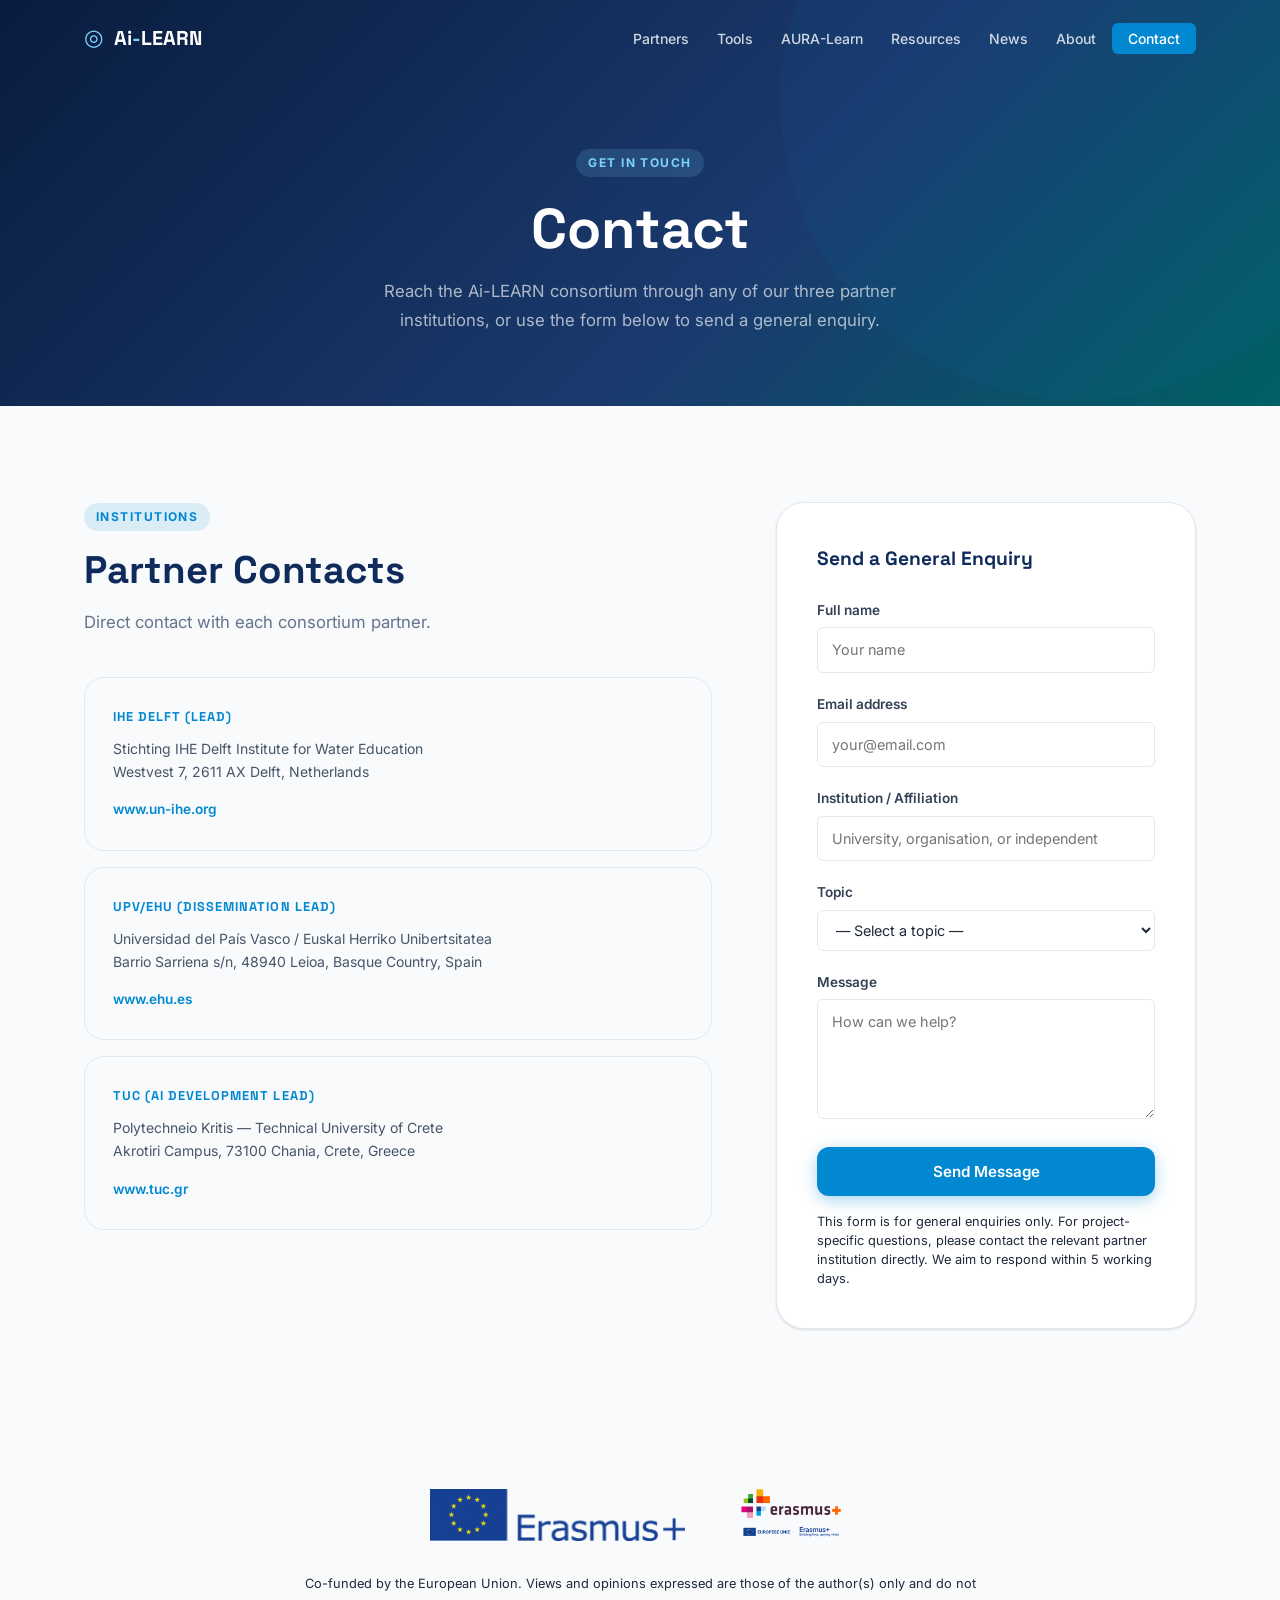
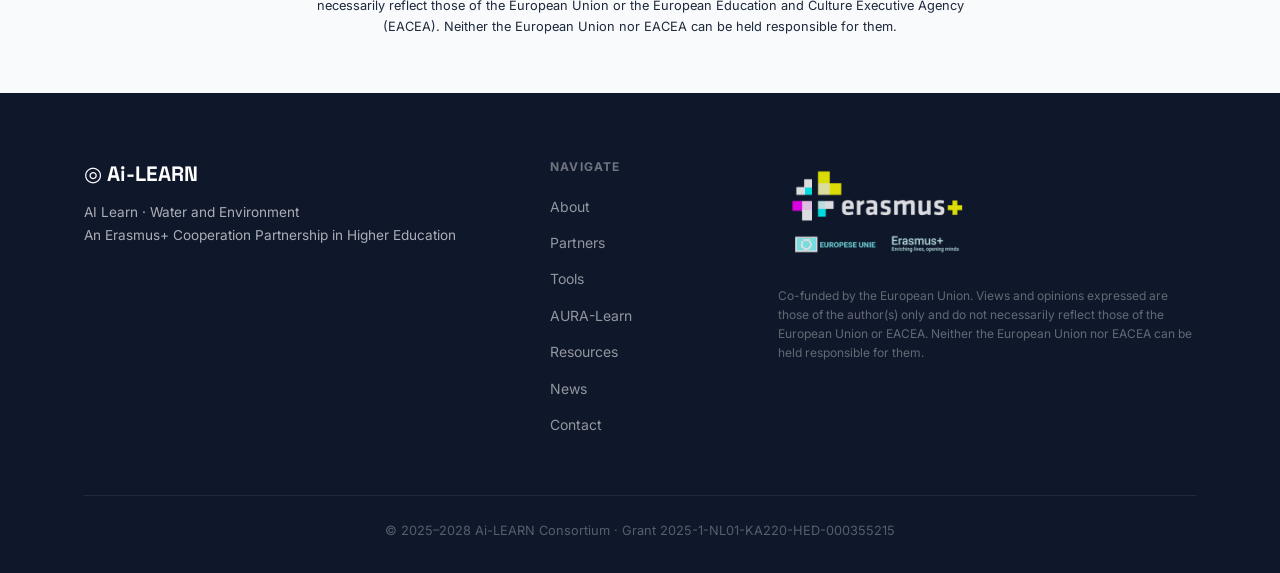
<file: contact.html>
<!DOCTYPE html>
<html lang="en">
<head>
  <meta charset="UTF-8" />
  <meta name="viewport" content="width=device-width, initial-scale=1.0" />
  <title>Contact — Ai-LEARN</title>
  <meta name="description" content="Contact the Ai-LEARN consortium — IHE Delft, UPV/EHU, and the Technical University of Crete." />
  <link rel="preconnect" href="https://fonts.googleapis.com" />
  <link href="https://fonts.googleapis.com/css2?family=Inter:wght@300;400;500;600;700;800&family=Space+Grotesk:wght@500;600;700&display=swap" rel="stylesheet" />
  <link rel="stylesheet" href="css/style.css" />
</head>
<body>

  <!-- ═══════════════ NAVIGATION ═══════════════ -->
  <nav id="navbar" class="navbar">
    <div class="nav-container">
      <a href="index.html" class="nav-logo">
        <span class="logo-icon">◎</span>
        <span class="logo-text">Ai<span class="logo-dash">‑</span>LEARN</span>
      </a>
      <button class="nav-toggle" id="navToggle" aria-label="Toggle menu">
        <span></span><span></span><span></span>
      </button>
      <ul class="nav-links" id="navLinks">
        <li><a href="partners.html">Partners</a></li>
        <li><a href="tools.html">Tools</a></li>
        <li><a href="aura-learn.html">AURA-Learn</a></li>
        <li><a href="resources.html">Resources</a></li>
        <li><a href="news.html">News</a></li>
        <li><a href="about.html">About</a></li>
        <li><a href="contact.html" class="nav-cta">Contact</a></li>
      </ul>
    </div>
  </nav>

  <!-- ═══════════════ PAGE HERO ═══════════════ -->
  <div class="page-hero">
    <span class="page-hero-tag">Get in Touch</span>
    <h1 class="page-hero-title">Contact</h1>
    <p class="page-hero-sub">Reach the Ai-LEARN consortium through any of our three partner institutions, or use the form below to send a general enquiry.</p>
  </div>

  <!-- ═══════════════ CONTACT ═══════════════ -->
  <section class="section section-light">
    <div class="container">
      <div class="contact-layout">

        <!-- Institutions -->
        <div>
          <div class="section-header" style="text-align: left; margin-bottom: 40px;">
            <span class="section-tag">Institutions</span>
            <h2 class="section-title">Partner Contacts</h2>
            <p class="section-subtitle" style="margin: 0; text-align: left;">Direct contact with each consortium partner.</p>
          </div>
          <div style="display: flex; flex-direction: column; gap: 16px;">
            <div class="contact-card">
              <div class="contact-inst">IHE Delft (Lead)</div>
              <p>Stichting IHE Delft Institute for Water Education<br/>Westvest 7, 2611 AX Delft, Netherlands</p>
              <a href="https://www.un-ihe.org" target="_blank" rel="noopener">www.un-ihe.org</a>
            </div>
            <div class="contact-card">
              <div class="contact-inst">UPV/EHU (Dissemination Lead)</div>
              <p>Universidad del País Vasco / Euskal Herriko Unibertsitatea<br/>Barrio Sarriena s/n, 48940 Leioa, Basque Country, Spain</p>
              <a href="https://www.ehu.es" target="_blank" rel="noopener">www.ehu.es</a>
            </div>
            <div class="contact-card">
              <div class="contact-inst">TUC (AI Development Lead)</div>
              <p>Polytechneio Kritis — Technical University of Crete<br/>Akrotiri Campus, 73100 Chania, Crete, Greece</p>
              <a href="https://www.tuc.gr" target="_blank" rel="noopener">www.tuc.gr</a>
            </div>
          </div>
        </div>

        <!-- Contact form -->
        <div class="contact-form-wrap">
          <h3>Send a General Enquiry</h3>
          <form action="#" method="post">
            <div class="form-group">
              <label for="name">Full name</label>
              <input type="text" id="name" name="name" placeholder="Your name" required />
            </div>
            <div class="form-group">
              <label for="email">Email address</label>
              <input type="email" id="email" name="email" placeholder="your@email.com" required />
            </div>
            <div class="form-group">
              <label for="affiliation">Institution / Affiliation</label>
              <input type="text" id="affiliation" name="affiliation" placeholder="University, organisation, or independent" />
            </div>
            <div class="form-group">
              <label for="topic">Topic</label>
              <select id="topic" name="topic">
                <option value="">— Select a topic —</option>
                <option value="partnership">Partnership &amp; collaboration</option>
                <option value="media">Media &amp; press</option>
                <option value="resources">Open educational resources</option>
                <option value="tools">AI modelling tools</option>
                <option value="aura">AURA-Learn framework</option>
                <option value="other">Other</option>
              </select>
            </div>
            <div class="form-group">
              <label for="message">Message</label>
              <textarea id="message" name="message" placeholder="How can we help?" required></textarea>
            </div>
            <button type="submit" class="btn btn-primary" style="width: 100%; justify-content: center;">Send Message</button>
            <p class="form-note">This form is for general enquiries only. For project-specific questions, please contact the relevant partner institution directly. We aim to respond within 5 working days.</p>
          </form>
        </div>

      </div>
    </div>
  </section>

  <!-- ═══════════════ EU DISCLAIMER ═══════════════ -->
  <section class="section-light logos-section">
    <div class="container">
      <div class="logos-row">
        <img src="assets/logo-erasmus-plus-1024x209.png" alt="Erasmus+" class="erasmus-logo" />
        <img src="assets/Erasmus Combilogo_3 logo's.png" alt="Co-funded by the European Union" class="erasmus-combi-logo" />
      </div>
      <p class="eu-notice">
        Co-funded by the European Union. Views and opinions expressed are those of the author(s) only and do not necessarily
        reflect those of the European Union or the European Education and Culture Executive Agency (EACEA).
        Neither the European Union nor EACEA can be held responsible for them.
      </p>
    </div>
  </section>

  <!-- ═══════════════ FOOTER ═══════════════ -->
  <footer class="footer">
    <div class="container">
      <div class="footer-grid">
        <div class="footer-brand">
          <div class="footer-logo">◎ Ai‑LEARN</div>
          <p>AI Learn · Water and Environment<br/>An Erasmus+ Cooperation Partnership in Higher Education</p>
        </div>
        <div class="footer-links">
          <h4>Navigate</h4>
          <ul>
            <li><a href="about.html">About</a></li>
            <li><a href="partners.html">Partners</a></li>
            <li><a href="tools.html">Tools</a></li>
            <li><a href="aura-learn.html">AURA-Learn</a></li>
            <li><a href="resources.html">Resources</a></li>
            <li><a href="news.html">News</a></li>
            <li><a href="contact.html">Contact</a></li>
          </ul>
        </div>
        <div class="footer-eu">
          <img src="assets/Erasmus Combilogo_3 logo's.png" alt="Co-funded by the European Union — Erasmus+" class="eu-logo-img" />
          <p class="eu-disclaimer">
            Co-funded by the European Union. Views and opinions expressed are those of the author(s) only
            and do not necessarily reflect those of the European Union or EACEA.
            Neither the European Union nor EACEA can be held responsible for them.
          </p>
        </div>
      </div>
      <div class="footer-bottom">
        <span>© 2025–2028 Ai-LEARN Consortium · Grant 2025-1-NL01-KA220-HED-000355215</span>
      </div>
    </div>
  </footer>

  <script src="js/main.js"></script>
</body>
</html>
</file>
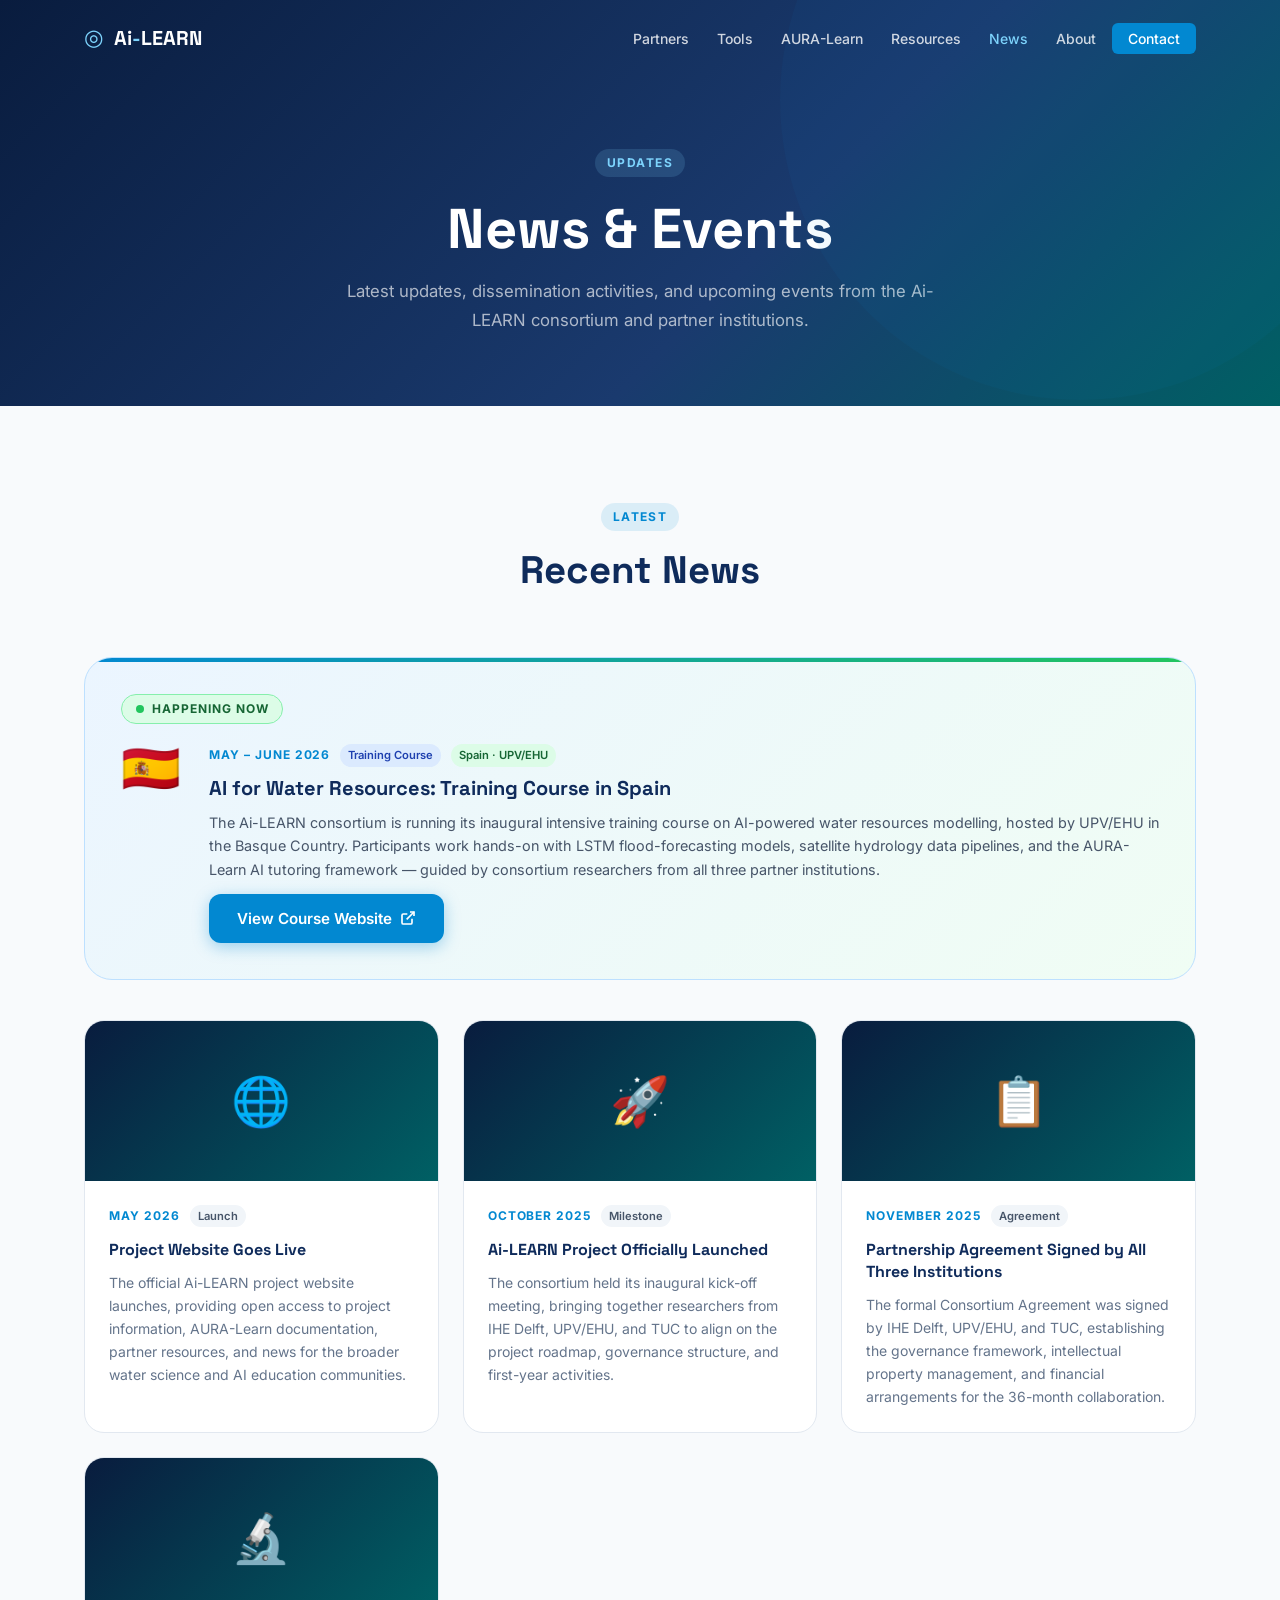
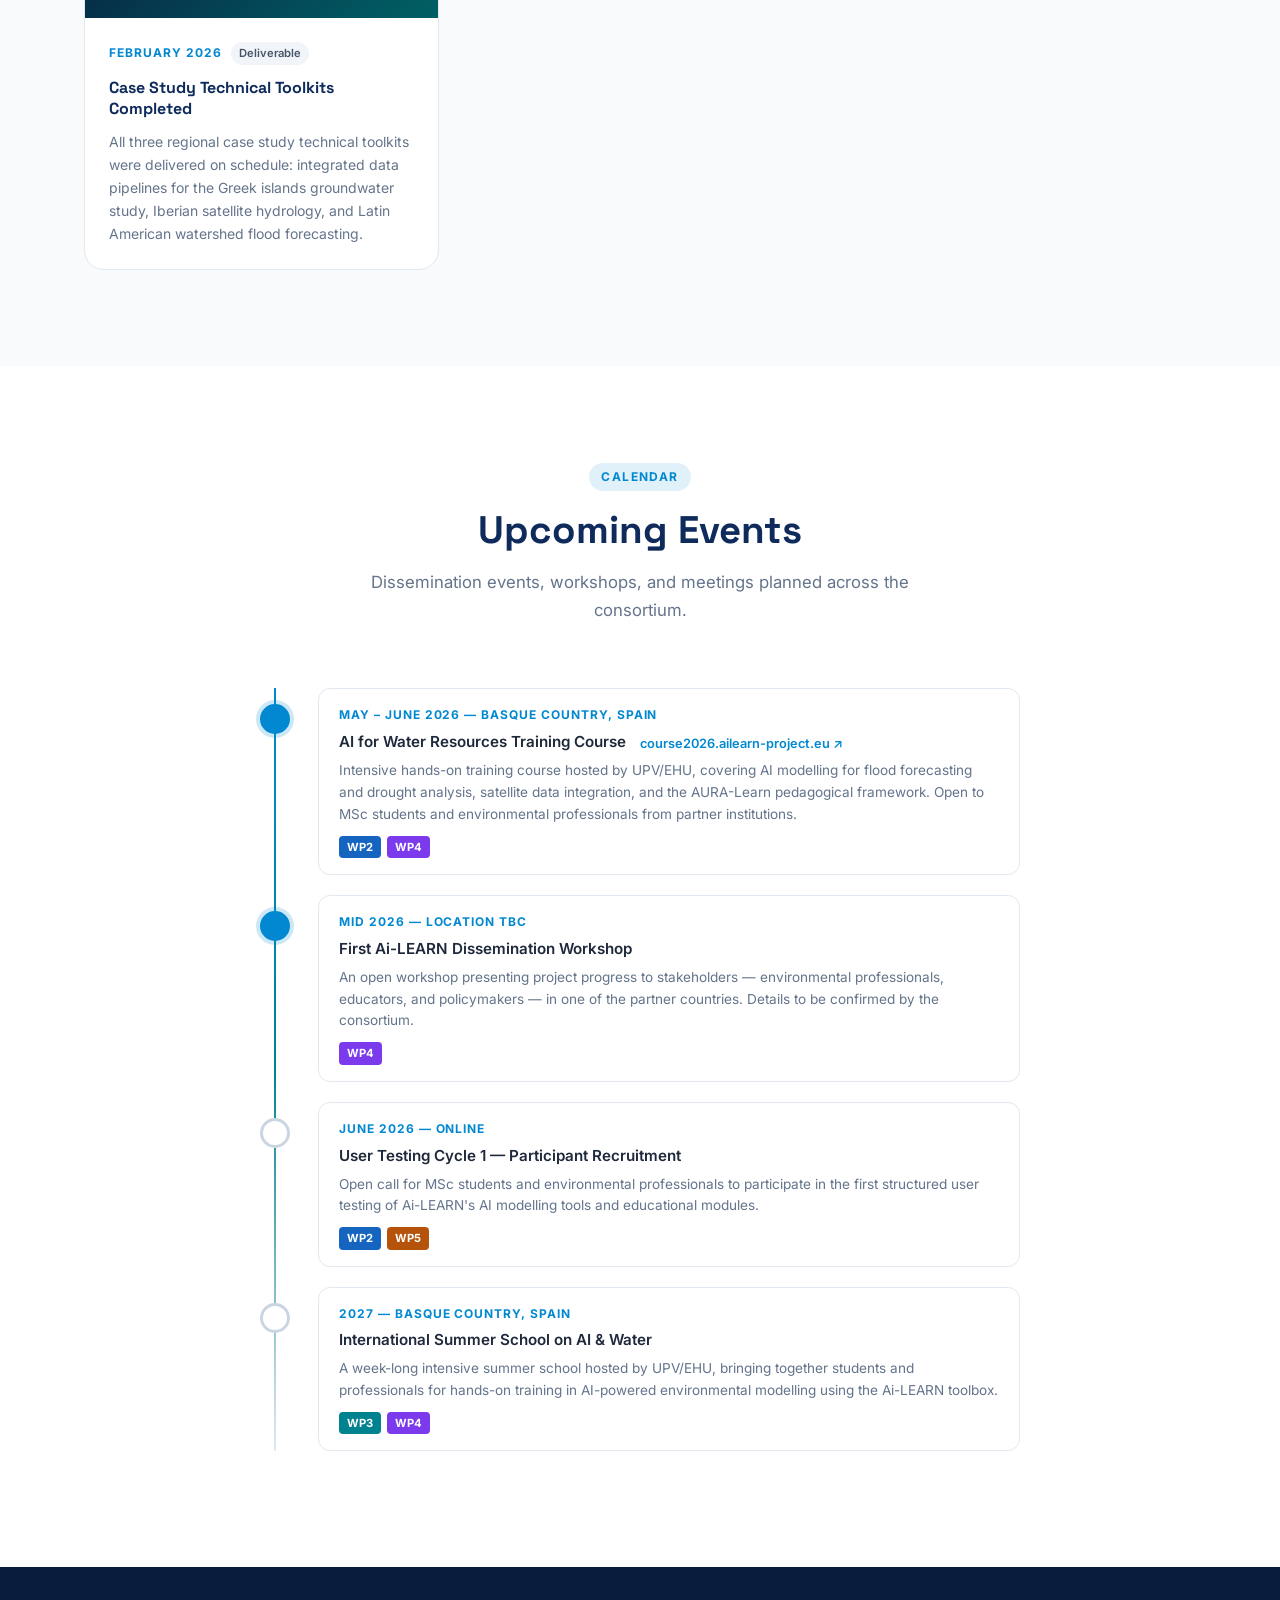
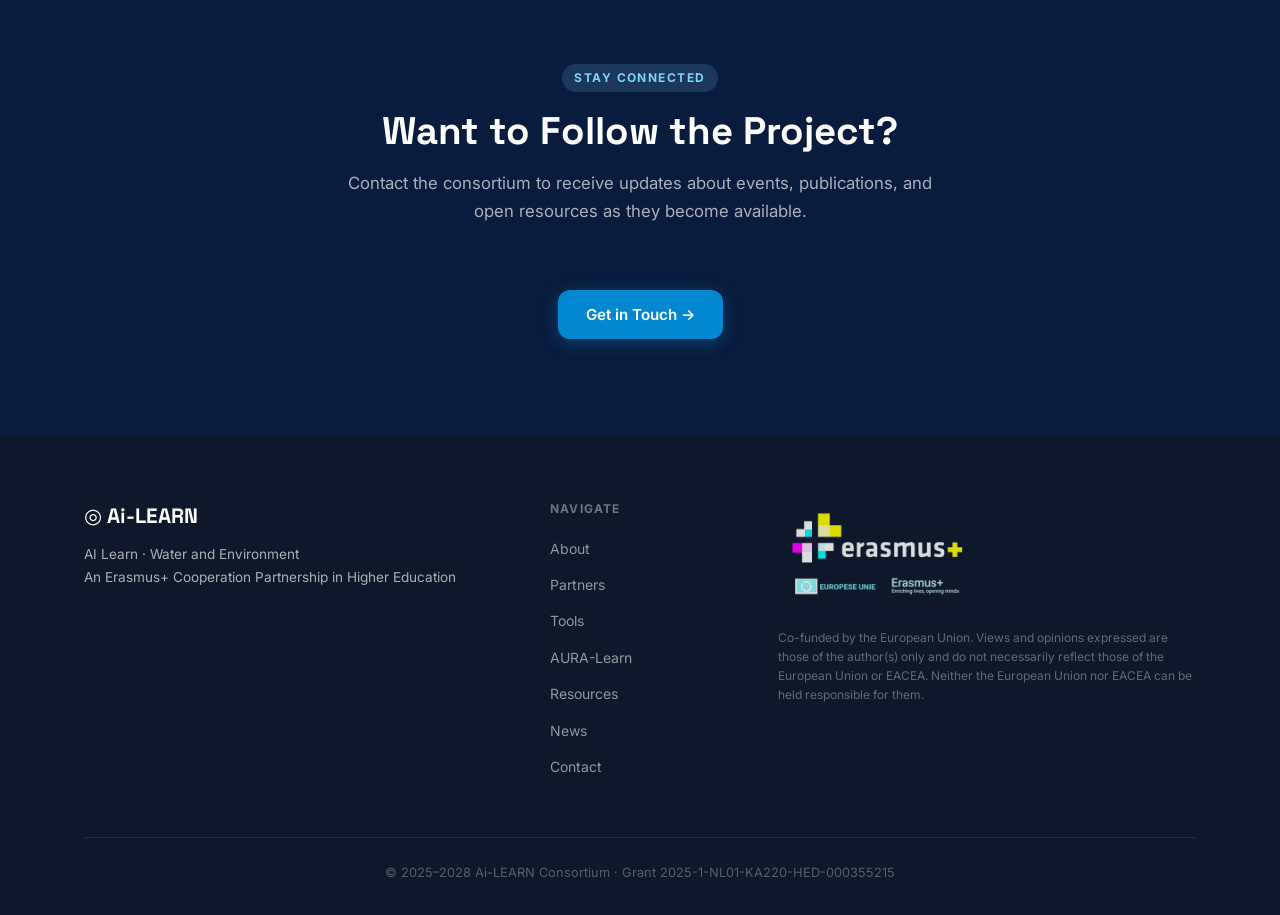
<file: news.html>
<!DOCTYPE html>
<html lang="en">
<head>
  <meta charset="UTF-8" />
  <meta name="viewport" content="width=device-width, initial-scale=1.0" />
  <title>News &amp; Events — Ai-LEARN</title>
  <meta name="description" content="Latest news, dissemination events, and upcoming activities from the Ai-LEARN consortium." />
  <link rel="preconnect" href="https://fonts.googleapis.com" />
  <link href="https://fonts.googleapis.com/css2?family=Inter:wght@300;400;500;600;700;800&family=Space+Grotesk:wght@500;600;700&display=swap" rel="stylesheet" />
  <link rel="stylesheet" href="css/style.css" />
</head>
<body>

  <!-- ═══════════════ NAVIGATION ═══════════════ -->
  <nav id="navbar" class="navbar">
    <div class="nav-container">
      <a href="index.html" class="nav-logo">
        <span class="logo-icon">◎</span>
        <span class="logo-text">Ai<span class="logo-dash">‑</span>LEARN</span>
      </a>
      <button class="nav-toggle" id="navToggle" aria-label="Toggle menu">
        <span></span><span></span><span></span>
      </button>
      <ul class="nav-links" id="navLinks">
        <li><a href="partners.html">Partners</a></li>
        <li><a href="tools.html">Tools</a></li>
        <li><a href="aura-learn.html">AURA-Learn</a></li>
        <li><a href="resources.html">Resources</a></li>
        <li><a href="news.html">News</a></li>
        <li><a href="about.html">About</a></li>
        <li><a href="contact.html" class="nav-cta">Contact</a></li>
      </ul>
    </div>
  </nav>

  <!-- ═══════════════ PAGE HERO ═══════════════ -->
  <div class="page-hero">
    <span class="page-hero-tag">Updates</span>
    <h1 class="page-hero-title">News &amp; Events</h1>
    <p class="page-hero-sub">Latest updates, dissemination activities, and upcoming events from the Ai-LEARN consortium and partner institutions.</p>
  </div>

  <!-- ═══════════════ NEWS ═══════════════ -->
  <section class="section section-light">
    <div class="container">
      <div class="section-header">
        <span class="section-tag">Latest</span>
        <h2 class="section-title">Recent News</h2>
      </div>
      <!-- Featured: Spain Training -->
      <div class="news-featured">
        <div class="news-featured-badge">
          <span class="live-dot"></span> Happening Now
        </div>
        <div class="news-featured-inner">
          <div class="news-featured-icon">🇪🇸</div>
          <div class="news-featured-content">
            <div class="news-card-meta" style="margin-bottom:8px;">
              <span class="news-card-date">May – June 2026</span>
              <span class="news-card-tag news-tag-event">Training Course</span>
              <span class="news-card-tag" style="background:#dcfce7;color:#166534;">Spain · UPV/EHU</span>
            </div>
            <h3>AI for Water Resources: Training Course in Spain</h3>
            <p>
              The Ai-LEARN consortium is running its inaugural intensive training course on AI-powered water resources modelling, hosted by UPV/EHU in the Basque Country. Participants work hands-on with LSTM flood-forecasting models, satellite hydrology data pipelines, and the AURA-Learn AI tutoring framework — guided by consortium researchers from all three partner institutions.
            </p>
            <a href="https://course2026.ailearn-project.eu/" target="_blank" rel="noopener" class="btn btn-primary" style="margin-top:12px; display:inline-flex; gap:8px; align-items:center;">
              View Course Website
              <svg width="16" height="16" viewBox="0 0 24 24" fill="none" stroke="currentColor" stroke-width="2.5"><path d="M18 13v6a2 2 0 0 1-2 2H5a2 2 0 0 1-2-2V8a2 2 0 0 1 2-2h6"/><polyline points="15 3 21 3 21 9"/><line x1="10" y1="14" x2="21" y2="3"/></svg>
            </a>
          </div>
        </div>
      </div>

      <div class="news-grid">

        <div class="news-card">
          <div class="news-card-img">🌐</div>
          <div class="news-card-body">
            <div class="news-card-meta">
              <span class="news-card-date">May 2026</span>
              <span class="news-card-tag">Launch</span>
            </div>
            <h3>Project Website Goes Live</h3>
            <p>The official Ai-LEARN project website launches, providing open access to project information, AURA-Learn documentation, partner resources, and news for the broader water science and AI education communities.</p>
          </div>
        </div>

        <div class="news-card">
          <div class="news-card-img">🚀</div>
          <div class="news-card-body">
            <div class="news-card-meta">
              <span class="news-card-date">October 2025</span>
              <span class="news-card-tag">Milestone</span>
            </div>
            <h3>Ai-LEARN Project Officially Launched</h3>
            <p>The consortium held its inaugural kick-off meeting, bringing together researchers from IHE Delft, UPV/EHU, and TUC to align on the project roadmap, governance structure, and first-year activities.</p>
          </div>
        </div>

        <div class="news-card">
          <div class="news-card-img">📋</div>
          <div class="news-card-body">
            <div class="news-card-meta">
              <span class="news-card-date">November 2025</span>
              <span class="news-card-tag">Agreement</span>
            </div>
            <h3>Partnership Agreement Signed by All Three Institutions</h3>
            <p>The formal Consortium Agreement was signed by IHE Delft, UPV/EHU, and TUC, establishing the governance framework, intellectual property management, and financial arrangements for the 36-month collaboration.</p>
          </div>
        </div>

        <div class="news-card">
          <div class="news-card-img">🔬</div>
          <div class="news-card-body">
            <div class="news-card-meta">
              <span class="news-card-date">February 2026</span>
              <span class="news-card-tag">Deliverable</span>
            </div>
            <h3>Case Study Technical Toolkits Completed</h3>
            <p>All three regional case study technical toolkits were delivered on schedule: integrated data pipelines for the Greek islands groundwater study, Iberian satellite hydrology, and Latin American watershed flood forecasting.</p>
          </div>
        </div>

      </div>
    </div>
  </section>

  <!-- ═══════════════ UPCOMING EVENTS ═══════════════ -->
  <section class="section section-white">
    <div class="container">
      <div class="section-header">
        <span class="section-tag">Calendar</span>
        <h2 class="section-title">Upcoming Events</h2>
        <p class="section-subtitle">Dissemination events, workshops, and meetings planned across the consortium.</p>
      </div>
      <div class="timeline" style="max-width: 760px; margin: 0 auto;">

        <div class="timeline-item" data-status="active">
          <div class="timeline-dot"></div>
          <div class="timeline-card">
            <div class="timeline-date">May – June 2026 — Basque Country, Spain</div>
            <div class="timeline-title">
              AI for Water Resources Training Course
              <a href="https://course2026.ailearn-project.eu/" target="_blank" rel="noopener" class="timeline-ext-link">course2026.ailearn-project.eu ↗</a>
            </div>
            <div class="timeline-desc">Intensive hands-on training course hosted by UPV/EHU, covering AI modelling for flood forecasting and drought analysis, satellite data integration, and the AURA-Learn pedagogical framework. Open to MSc students and environmental professionals from partner institutions.</div>
            <div class="timeline-wp"><span class="wp-tag wp-2">WP2</span><span class="wp-tag wp-4">WP4</span></div>
          </div>
        </div>

        <div class="timeline-item" data-status="active">
          <div class="timeline-dot"></div>
          <div class="timeline-card">
            <div class="timeline-date">Mid 2026 — Location TBC</div>
            <div class="timeline-title">First Ai-LEARN Dissemination Workshop</div>
            <div class="timeline-desc">An open workshop presenting project progress to stakeholders — environmental professionals, educators, and policymakers — in one of the partner countries. Details to be confirmed by the consortium.</div>
            <div class="timeline-wp"><span class="wp-tag wp-4">WP4</span></div>
          </div>
        </div>

        <div class="timeline-item" data-status="upcoming">
          <div class="timeline-dot"></div>
          <div class="timeline-card">
            <div class="timeline-date">June 2026 — Online</div>
            <div class="timeline-title">User Testing Cycle 1 — Participant Recruitment</div>
            <div class="timeline-desc">Open call for MSc students and environmental professionals to participate in the first structured user testing of Ai-LEARN's AI modelling tools and educational modules.</div>
            <div class="timeline-wp"><span class="wp-tag wp-2">WP2</span><span class="wp-tag wp-5">WP5</span></div>
          </div>
        </div>

        <div class="timeline-item" data-status="upcoming">
          <div class="timeline-dot"></div>
          <div class="timeline-card">
            <div class="timeline-date">2027 — Basque Country, Spain</div>
            <div class="timeline-title">International Summer School on AI &amp; Water</div>
            <div class="timeline-desc">A week-long intensive summer school hosted by UPV/EHU, bringing together students and professionals for hands-on training in AI-powered environmental modelling using the Ai-LEARN toolbox.</div>
            <div class="timeline-wp"><span class="wp-tag wp-3">WP3</span><span class="wp-tag wp-4">WP4</span></div>
          </div>
        </div>

      </div>
    </div>
  </section>

  <!-- ═══════════════ STAY UPDATED ═══════════════ -->
  <section class="section section-dark">
    <div class="container" style="text-align: center; max-width: 640px; margin: 0 auto;">
      <div class="section-header section-header-light">
        <span class="section-tag section-tag-light">Stay Connected</span>
        <h2 class="section-title text-white">Want to Follow the Project?</h2>
        <p class="section-subtitle text-muted-light">Contact the consortium to receive updates about events, publications, and open resources as they become available.</p>
      </div>
      <a href="contact.html" class="btn btn-primary">Get in Touch →</a>
    </div>
  </section>

  <!-- ═══════════════ FOOTER ═══════════════ -->
  <footer class="footer">
    <div class="container">
      <div class="footer-grid">
        <div class="footer-brand">
          <div class="footer-logo">◎ Ai‑LEARN</div>
          <p>AI Learn · Water and Environment<br/>An Erasmus+ Cooperation Partnership in Higher Education</p>
        </div>
        <div class="footer-links">
          <h4>Navigate</h4>
          <ul>
            <li><a href="about.html">About</a></li>
            <li><a href="partners.html">Partners</a></li>
            <li><a href="tools.html">Tools</a></li>
            <li><a href="aura-learn.html">AURA-Learn</a></li>
            <li><a href="resources.html">Resources</a></li>
            <li><a href="news.html">News</a></li>
            <li><a href="contact.html">Contact</a></li>
          </ul>
        </div>
        <div class="footer-eu">
          <img src="assets/Erasmus Combilogo_3 logo's.png" alt="Co-funded by the European Union — Erasmus+" class="eu-logo-img" />
          <p class="eu-disclaimer">
            Co-funded by the European Union. Views and opinions expressed are those of the author(s) only
            and do not necessarily reflect those of the European Union or EACEA.
            Neither the European Union nor EACEA can be held responsible for them.
          </p>
        </div>
      </div>
      <div class="footer-bottom">
        <span>© 2025–2028 Ai-LEARN Consortium · Grant 2025-1-NL01-KA220-HED-000355215</span>
      </div>
    </div>
  </footer>

  <script src="js/main.js"></script>
</body>
</html>
</file>
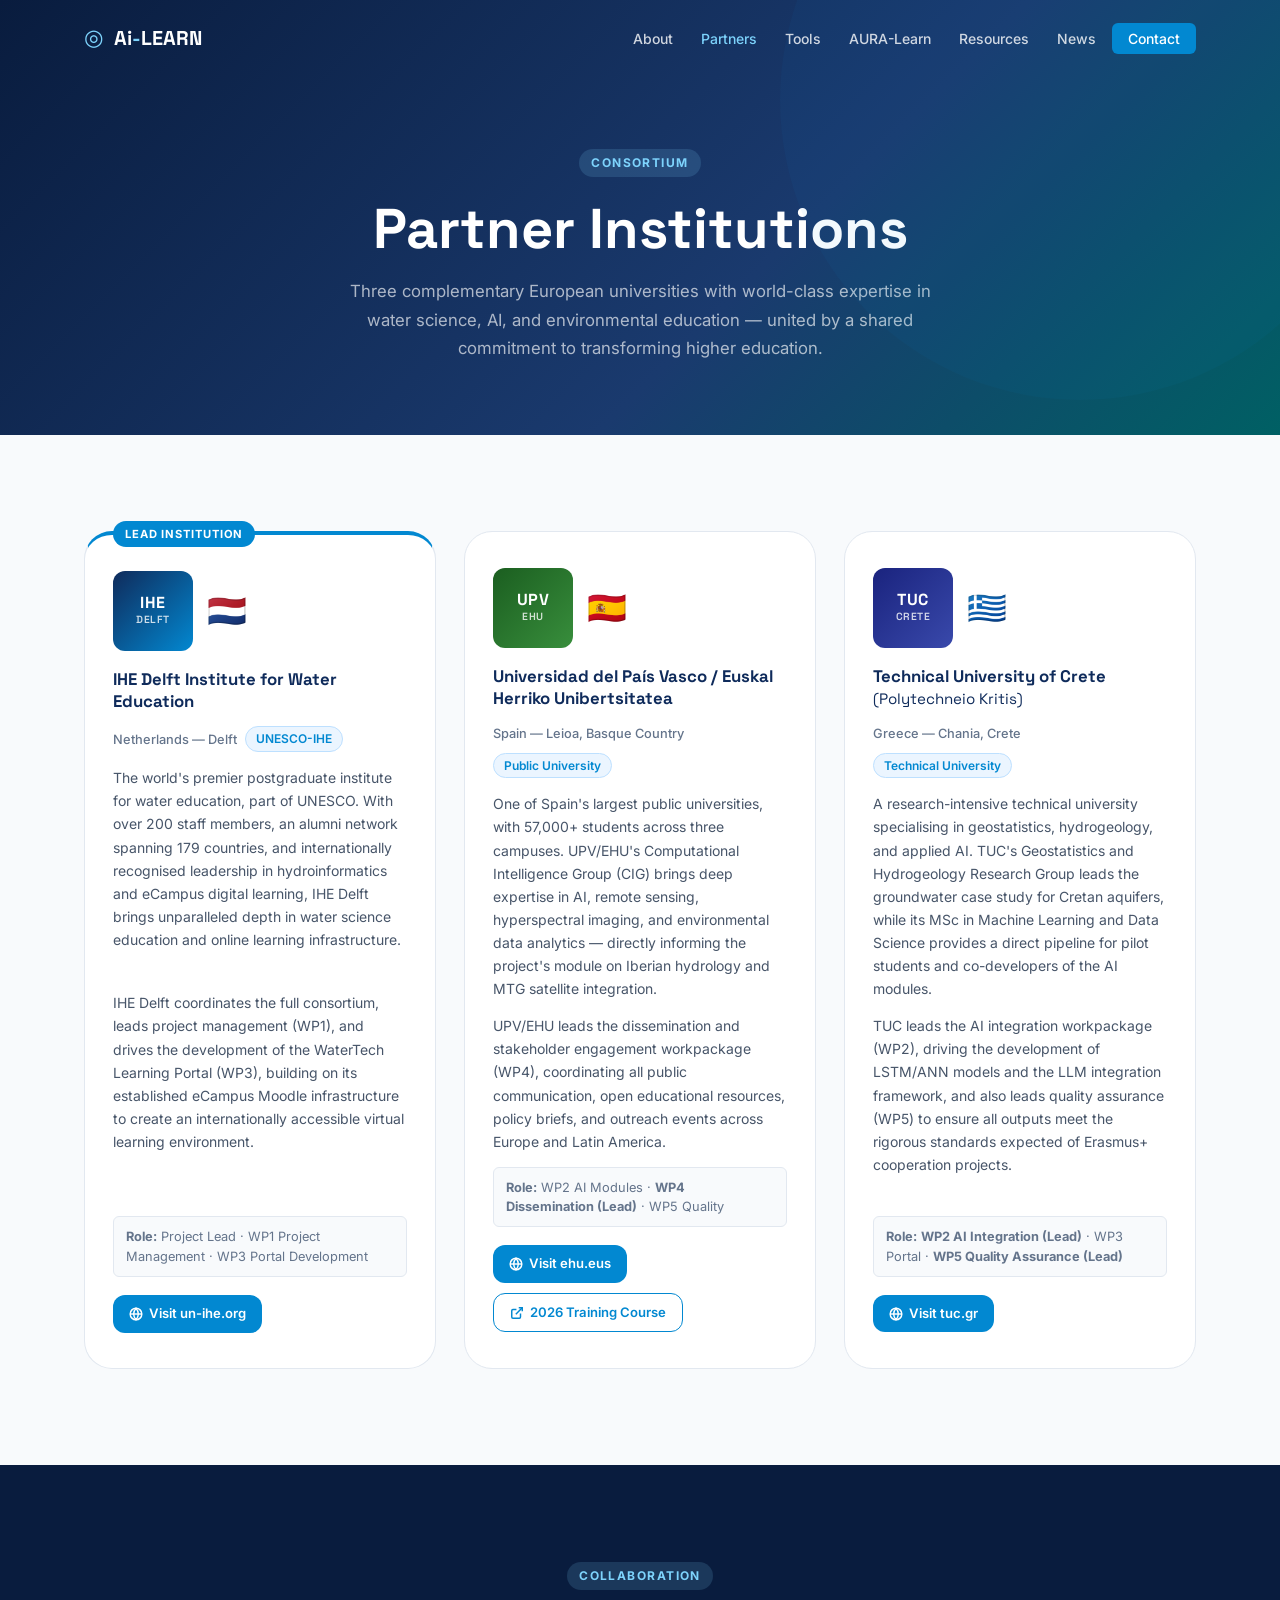
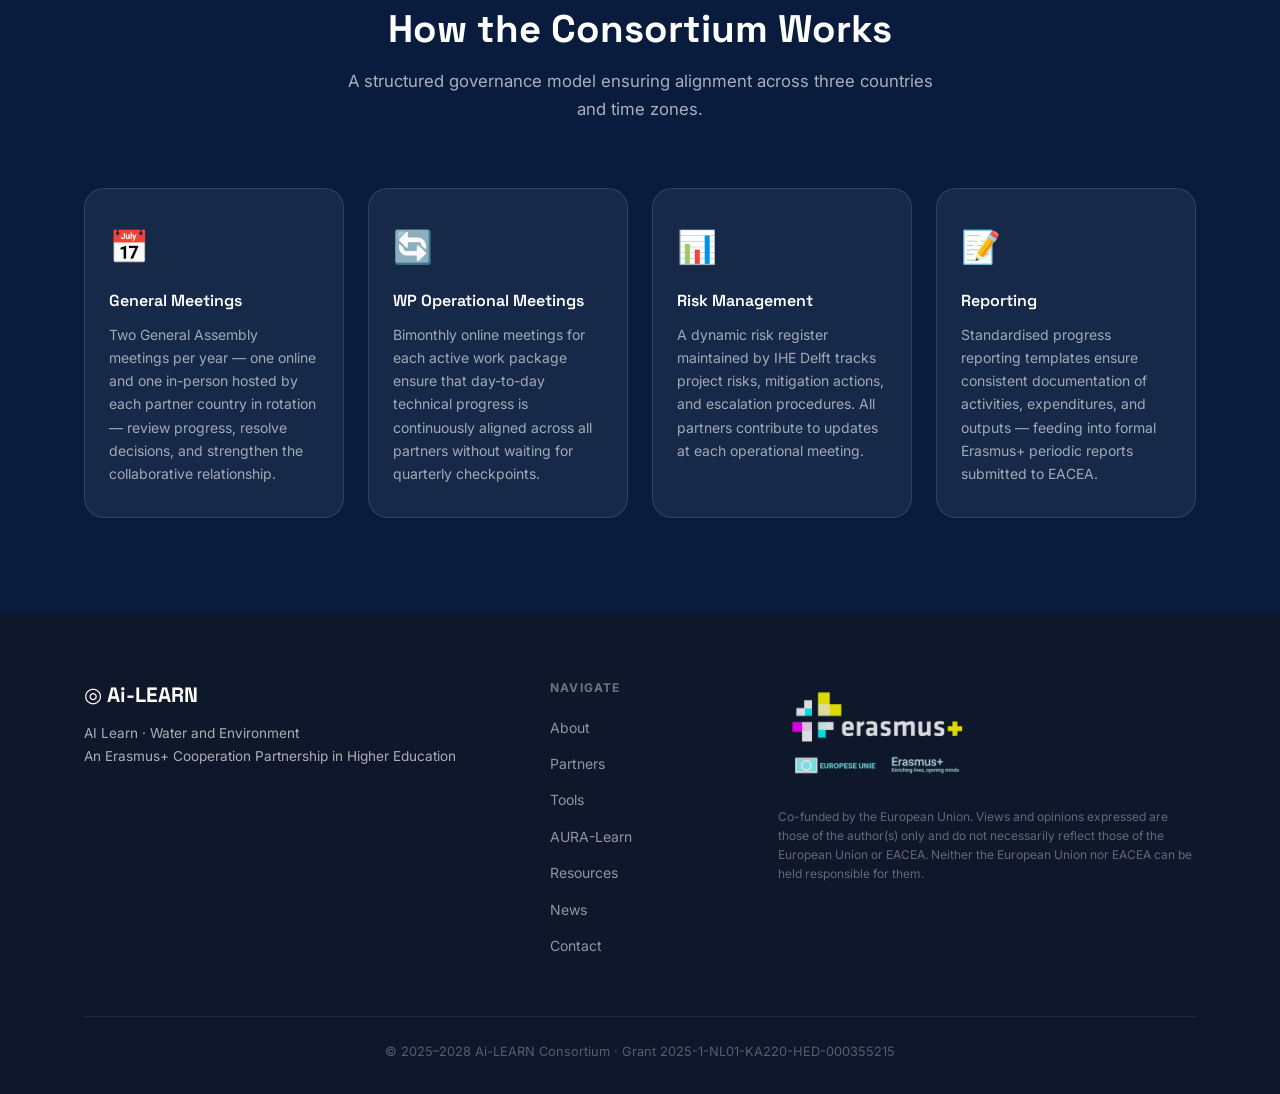
<file: partners.html>
<!DOCTYPE html>
<html lang="en">
<head>
  <meta charset="UTF-8" />
  <meta name="viewport" content="width=device-width, initial-scale=1.0" />
  <title>Partners — Ai-LEARN</title>
  <meta name="description" content="The Ai-LEARN consortium: IHE Delft, UPV/EHU, and the Technical University of Crete — three world-class universities collaborating on AI in environmental education." />
  <link rel="preconnect" href="https://fonts.googleapis.com" />
  <link href="https://fonts.googleapis.com/css2?family=Inter:wght@300;400;500;600;700;800&family=Space+Grotesk:wght@500;600;700&display=swap" rel="stylesheet" />
  <link rel="stylesheet" href="css/style.css" />
</head>
<body>

  <!-- ═══════════════ NAVIGATION ═══════════════ -->
  <nav id="navbar" class="navbar">
    <div class="nav-container">
      <a href="index.html" class="nav-logo">
        <span class="logo-icon">◎</span>
        <span class="logo-text">Ai<span class="logo-dash">‑</span>LEARN</span>
      </a>
      <button class="nav-toggle" id="navToggle" aria-label="Toggle menu">
        <span></span><span></span><span></span>
      </button>
      <ul class="nav-links" id="navLinks">
        <li><a href="about.html">About</a></li>
        <li><a href="partners.html">Partners</a></li>
        <li><a href="tools.html">Tools</a></li>
        <li><a href="aura-learn.html">AURA-Learn</a></li>
        <li><a href="resources.html">Resources</a></li>
        <li><a href="news.html">News</a></li>
        <li><a href="contact.html" class="nav-cta">Contact</a></li>
      </ul>
    </div>
  </nav>

  <!-- ═══════════════ PAGE HERO ═══════════════ -->
  <div class="page-hero">
    <span class="page-hero-tag">Consortium</span>
    <h1 class="page-hero-title">Partner Institutions</h1>
    <p class="page-hero-sub">Three complementary European universities with world-class expertise in water science, AI, and environmental education — united by a shared commitment to transforming higher education.</p>
  </div>

  <!-- ═══════════════ PARTNERS ═══════════════ -->
  <section class="section section-light">
    <div class="container">
      <div class="partners-grid">

        <div class="partner-card partner-lead">
          <div class="partner-badge">Lead Institution</div>
          <div class="partner-logo-area">
            <div class="partner-logo-box ihe">
              <span class="plb-abbr">IHE</span>
              <span class="plb-sub">Delft</span>
            </div>
            <div class="partner-logo-flag">🇳🇱</div>
          </div>
          <h3>IHE Delft Institute for Water Education</h3>
          <div class="partner-meta">
            <span class="partner-country">Netherlands — Delft</span>
            <span class="partner-type">UNESCO-IHE</span>
          </div>
          <p>The world's premier postgraduate institute for water education, part of UNESCO. With over 200 staff members, an alumni network spanning 179 countries, and internationally recognised leadership in hydroinformatics and eCampus digital learning, IHE Delft brings unparalleled depth in water science education and online learning infrastructure.</p>
          <p>IHE Delft coordinates the full consortium, leads project management (WP1), and drives the development of the WaterTech Learning Portal (WP3), building on its established eCampus Moodle infrastructure to create an internationally accessible virtual learning environment.</p>
          <div class="partner-role">
            <strong>Role:</strong> Project Lead · WP1 Project Management · WP3 Portal Development
          </div>
          <div class="partner-actions">
            <a href="https://www.un-ihe.org" target="_blank" rel="noopener" class="partner-btn partner-btn-primary">
              <svg width="14" height="14" viewBox="0 0 24 24" fill="none" stroke="currentColor" stroke-width="2.5"><circle cx="12" cy="12" r="10"/><line x1="2" y1="12" x2="22" y2="12"/><path d="M12 2a15.3 15.3 0 0 1 4 10 15.3 15.3 0 0 1-4 10 15.3 15.3 0 0 1-4-10 15.3 15.3 0 0 1 4-10z"/></svg>
              Visit un-ihe.org
            </a>
          </div>
        </div>

        <div class="partner-card">
          <div class="partner-logo-area">
            <div class="partner-logo-box upv">
              <span class="plb-abbr">UPV</span>
              <span class="plb-sub">EHU</span>
            </div>
            <div class="partner-logo-flag">🇪🇸</div>
          </div>
          <h3>Universidad del País Vasco / Euskal Herriko Unibertsitatea</h3>
          <div class="partner-meta">
            <span class="partner-country">Spain — Leioa, Basque Country</span>
            <span class="partner-type">Public University</span>
          </div>
          <p>One of Spain's largest public universities, with 57,000+ students across three campuses. UPV/EHU's Computational Intelligence Group (CIG) brings deep expertise in AI, remote sensing, hyperspectral imaging, and environmental data analytics — directly informing the project's module on Iberian hydrology and MTG satellite integration.</p>
          <p>UPV/EHU leads the dissemination and stakeholder engagement workpackage (WP4), coordinating all public communication, open educational resources, policy briefs, and outreach events across Europe and Latin America.</p>
          <div class="partner-role">
            <strong>Role:</strong> WP2 AI Modules · <strong>WP4 Dissemination (Lead)</strong> · WP5 Quality
          </div>
          <div class="partner-actions">
            <a href="https://www.ehu.eus" target="_blank" rel="noopener" class="partner-btn partner-btn-primary">
              <svg width="14" height="14" viewBox="0 0 24 24" fill="none" stroke="currentColor" stroke-width="2.5"><circle cx="12" cy="12" r="10"/><line x1="2" y1="12" x2="22" y2="12"/><path d="M12 2a15.3 15.3 0 0 1 4 10 15.3 15.3 0 0 1-4 10 15.3 15.3 0 0 1-4-10 15.3 15.3 0 0 1 4-10z"/></svg>
              Visit ehu.eus
            </a>
            <a href="https://course2026.ailearn-project.eu/" target="_blank" rel="noopener" class="partner-btn partner-btn-secondary">
              <svg width="14" height="14" viewBox="0 0 24 24" fill="none" stroke="currentColor" stroke-width="2.5"><path d="M18 13v6a2 2 0 0 1-2 2H5a2 2 0 0 1-2-2V8a2 2 0 0 1 2-2h6"/><polyline points="15 3 21 3 21 9"/><line x1="10" y1="14" x2="21" y2="3"/></svg>
              2026 Training Course
            </a>
          </div>
        </div>

        <div class="partner-card">
          <div class="partner-logo-area">
            <div class="partner-logo-box tuc">
              <span class="plb-abbr">TUC</span>
              <span class="plb-sub">Crete</span>
            </div>
            <div class="partner-logo-flag">🇬🇷</div>
          </div>
          <h3>Technical University of Crete <span style="font-weight:400;font-size:0.9em;">(Polytechneio Kritis)</span></h3>
          <div class="partner-meta">
            <span class="partner-country">Greece — Chania, Crete</span>
            <span class="partner-type">Technical University</span>
          </div>
          <p>A research-intensive technical university specialising in geostatistics, hydrogeology, and applied AI. TUC's Geostatistics and Hydrogeology Research Group leads the groundwater case study for Cretan aquifers, while its MSc in Machine Learning and Data Science provides a direct pipeline for pilot students and co-developers of the AI modules.</p>
          <p>TUC leads the AI integration workpackage (WP2), driving the development of LSTM/ANN models and the LLM integration framework, and also leads quality assurance (WP5) to ensure all outputs meet the rigorous standards expected of Erasmus+ cooperation projects.</p>
          <div class="partner-role">
            <strong>Role:</strong> <strong>WP2 AI Integration (Lead)</strong> · WP3 Portal · <strong>WP5 Quality Assurance (Lead)</strong>
          </div>
          <div class="partner-actions">
            <a href="https://www.tuc.gr" target="_blank" rel="noopener" class="partner-btn partner-btn-primary">
              <svg width="14" height="14" viewBox="0 0 24 24" fill="none" stroke="currentColor" stroke-width="2.5"><circle cx="12" cy="12" r="10"/><line x1="2" y1="12" x2="22" y2="12"/><path d="M12 2a15.3 15.3 0 0 1 4 10 15.3 15.3 0 0 1-4 10 15.3 15.3 0 0 1-4-10 15.3 15.3 0 0 1 4-10z"/></svg>
              Visit tuc.gr
            </a>
          </div>
        </div>

      </div>
    </div>
  </section>

  <!-- ═══════════════ COLLABORATION ═══════════════ -->
  <section class="section section-dark">
    <div class="container">
      <div class="section-header section-header-light">
        <span class="section-tag section-tag-light">Collaboration</span>
        <h2 class="section-title text-white">How the Consortium Works</h2>
        <p class="section-subtitle text-muted-light">A structured governance model ensuring alignment across three countries and time zones.</p>
      </div>
      <div class="objectives-grid">
        <div class="objective-card">
          <div class="objective-icon">📅</div>
          <h3>General Meetings</h3>
          <p>Two General Assembly meetings per year — one online and one in-person hosted by each partner country in rotation — review progress, resolve decisions, and strengthen the collaborative relationship.</p>
        </div>
        <div class="objective-card">
          <div class="objective-icon">🔄</div>
          <h3>WP Operational Meetings</h3>
          <p>Bimonthly online meetings for each active work package ensure that day-to-day technical progress is continuously aligned across all partners without waiting for quarterly checkpoints.</p>
        </div>
        <div class="objective-card">
          <div class="objective-icon">📊</div>
          <h3>Risk Management</h3>
          <p>A dynamic risk register maintained by IHE Delft tracks project risks, mitigation actions, and escalation procedures. All partners contribute to updates at each operational meeting.</p>
        </div>
        <div class="objective-card">
          <div class="objective-icon">📝</div>
          <h3>Reporting</h3>
          <p>Standardised progress reporting templates ensure consistent documentation of activities, expenditures, and outputs — feeding into formal Erasmus+ periodic reports submitted to EACEA.</p>
        </div>
      </div>
    </div>
  </section>

  <!-- ═══════════════ FOOTER ═══════════════ -->
  <footer class="footer">
    <div class="container">
      <div class="footer-grid">
        <div class="footer-brand">
          <div class="footer-logo">◎ Ai‑LEARN</div>
          <p>AI Learn · Water and Environment<br/>An Erasmus+ Cooperation Partnership in Higher Education</p>
        </div>
        <div class="footer-links">
          <h4>Navigate</h4>
          <ul>
            <li><a href="about.html">About</a></li>
            <li><a href="partners.html">Partners</a></li>
            <li><a href="tools.html">Tools</a></li>
            <li><a href="aura-learn.html">AURA-Learn</a></li>
            <li><a href="resources.html">Resources</a></li>
            <li><a href="news.html">News</a></li>
            <li><a href="contact.html">Contact</a></li>
          </ul>
        </div>
        <div class="footer-eu">
          <img src="assets/Erasmus Combilogo_3 logo's.png" alt="Co-funded by the European Union — Erasmus+" class="eu-logo-img" />
          <p class="eu-disclaimer">
            Co-funded by the European Union. Views and opinions expressed are those of the author(s) only
            and do not necessarily reflect those of the European Union or EACEA.
            Neither the European Union nor EACEA can be held responsible for them.
          </p>
        </div>
      </div>
      <div class="footer-bottom">
        <span>© 2025–2028 Ai-LEARN Consortium · Grant 2025-1-NL01-KA220-HED-000355215</span>
      </div>
    </div>
  </footer>

  <script src="js/main.js"></script>
</body>
</html>
</file>
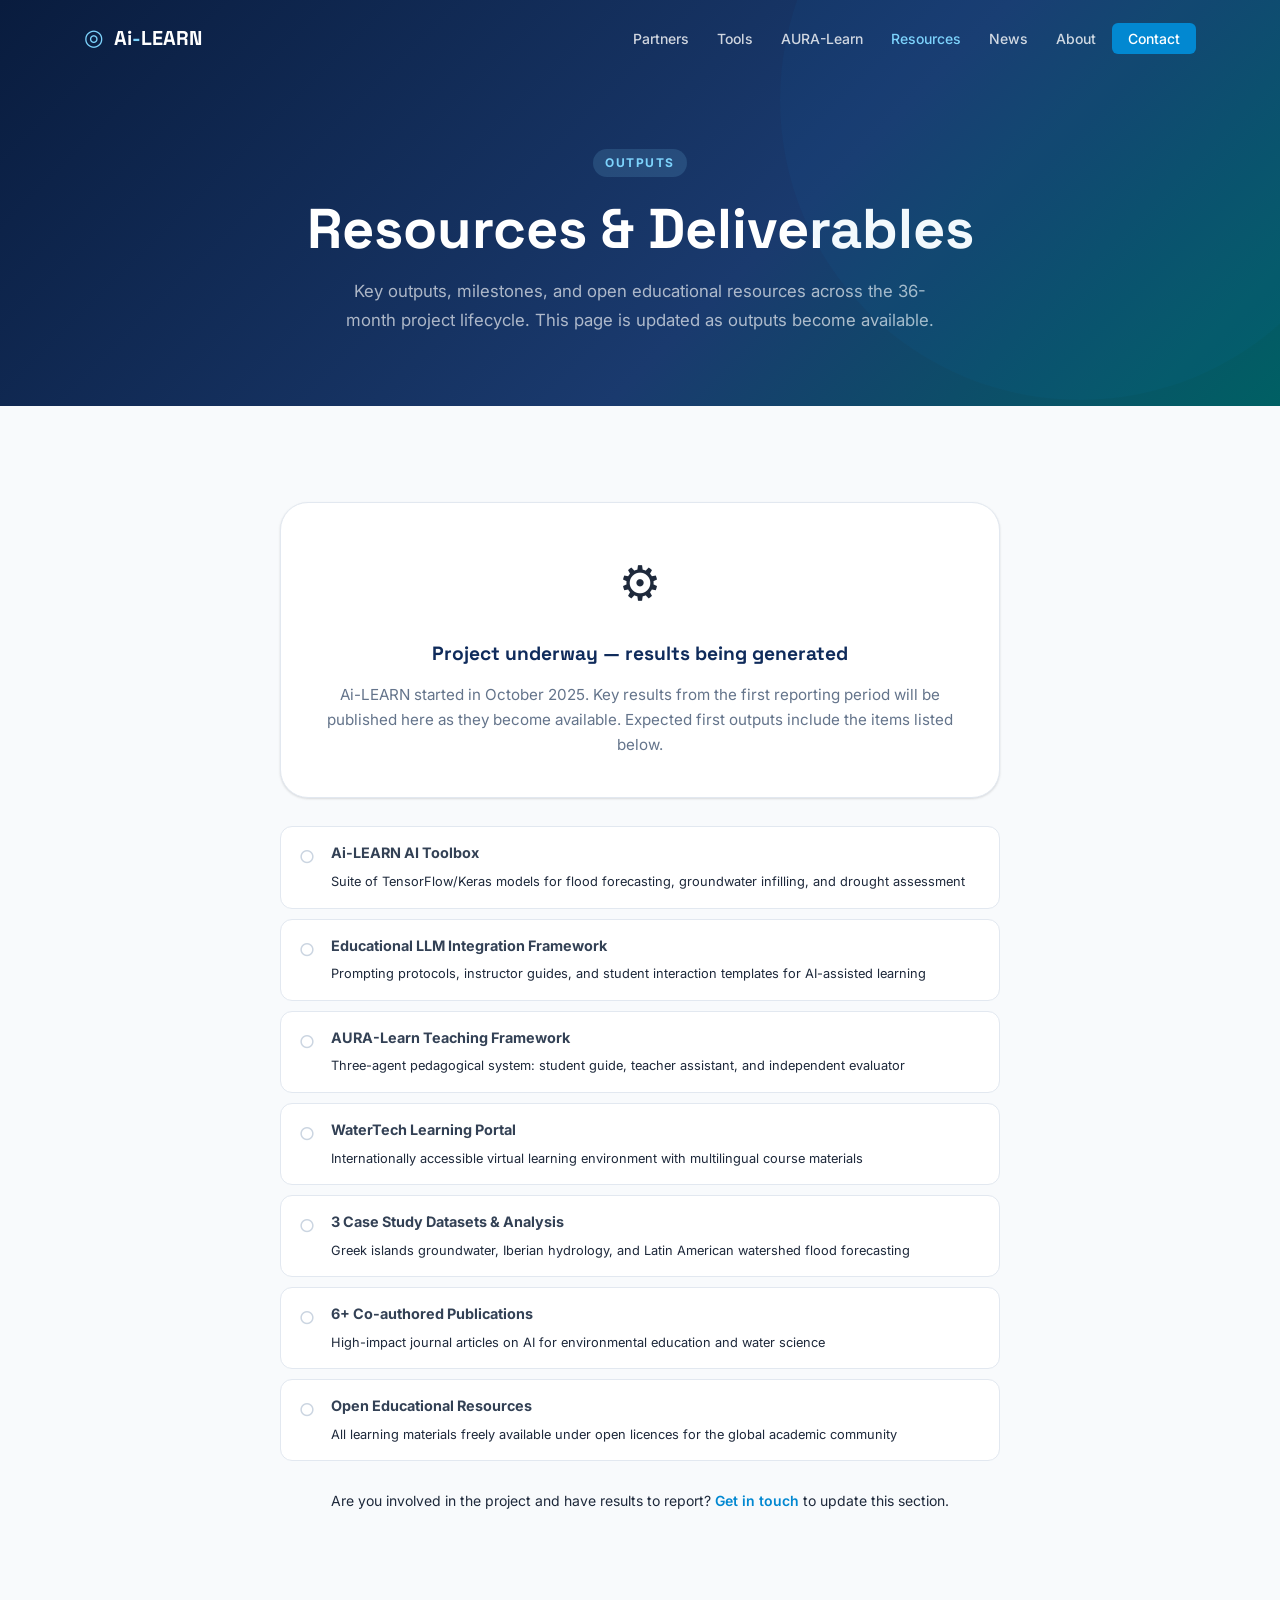
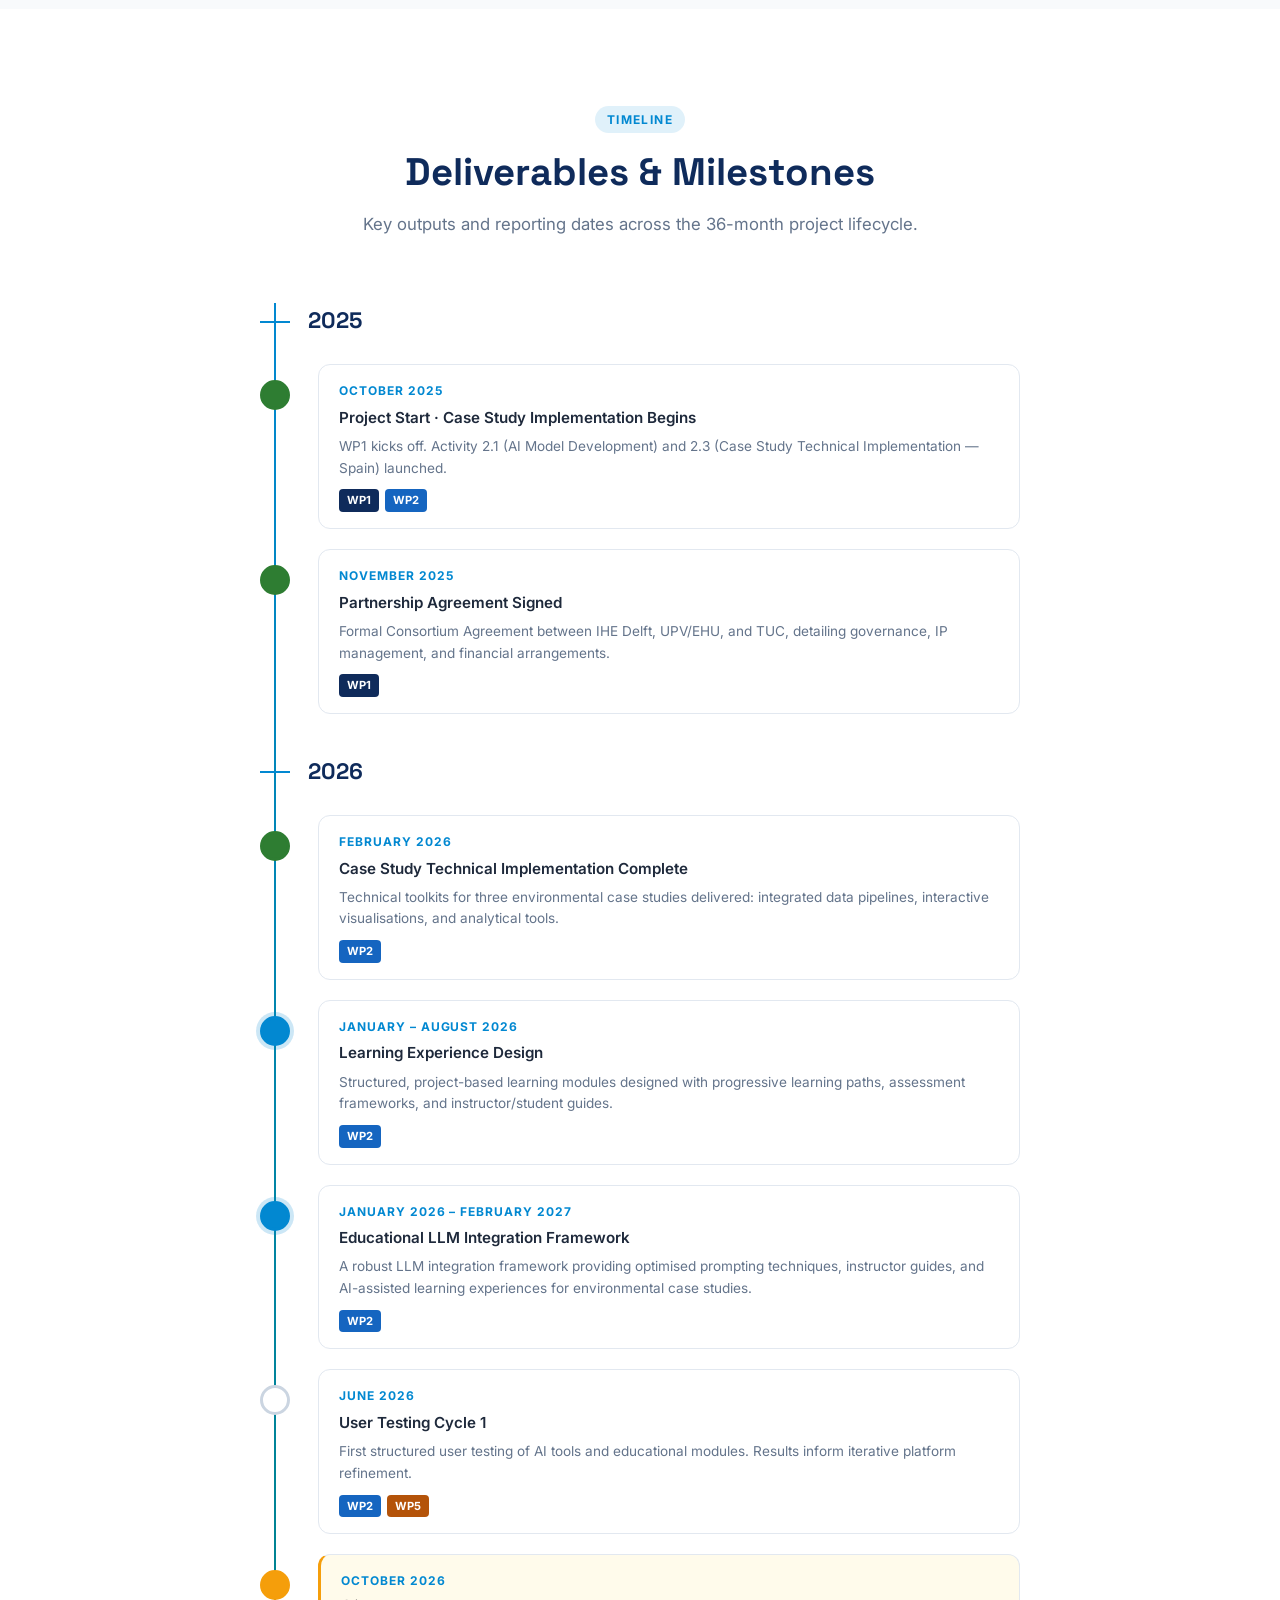
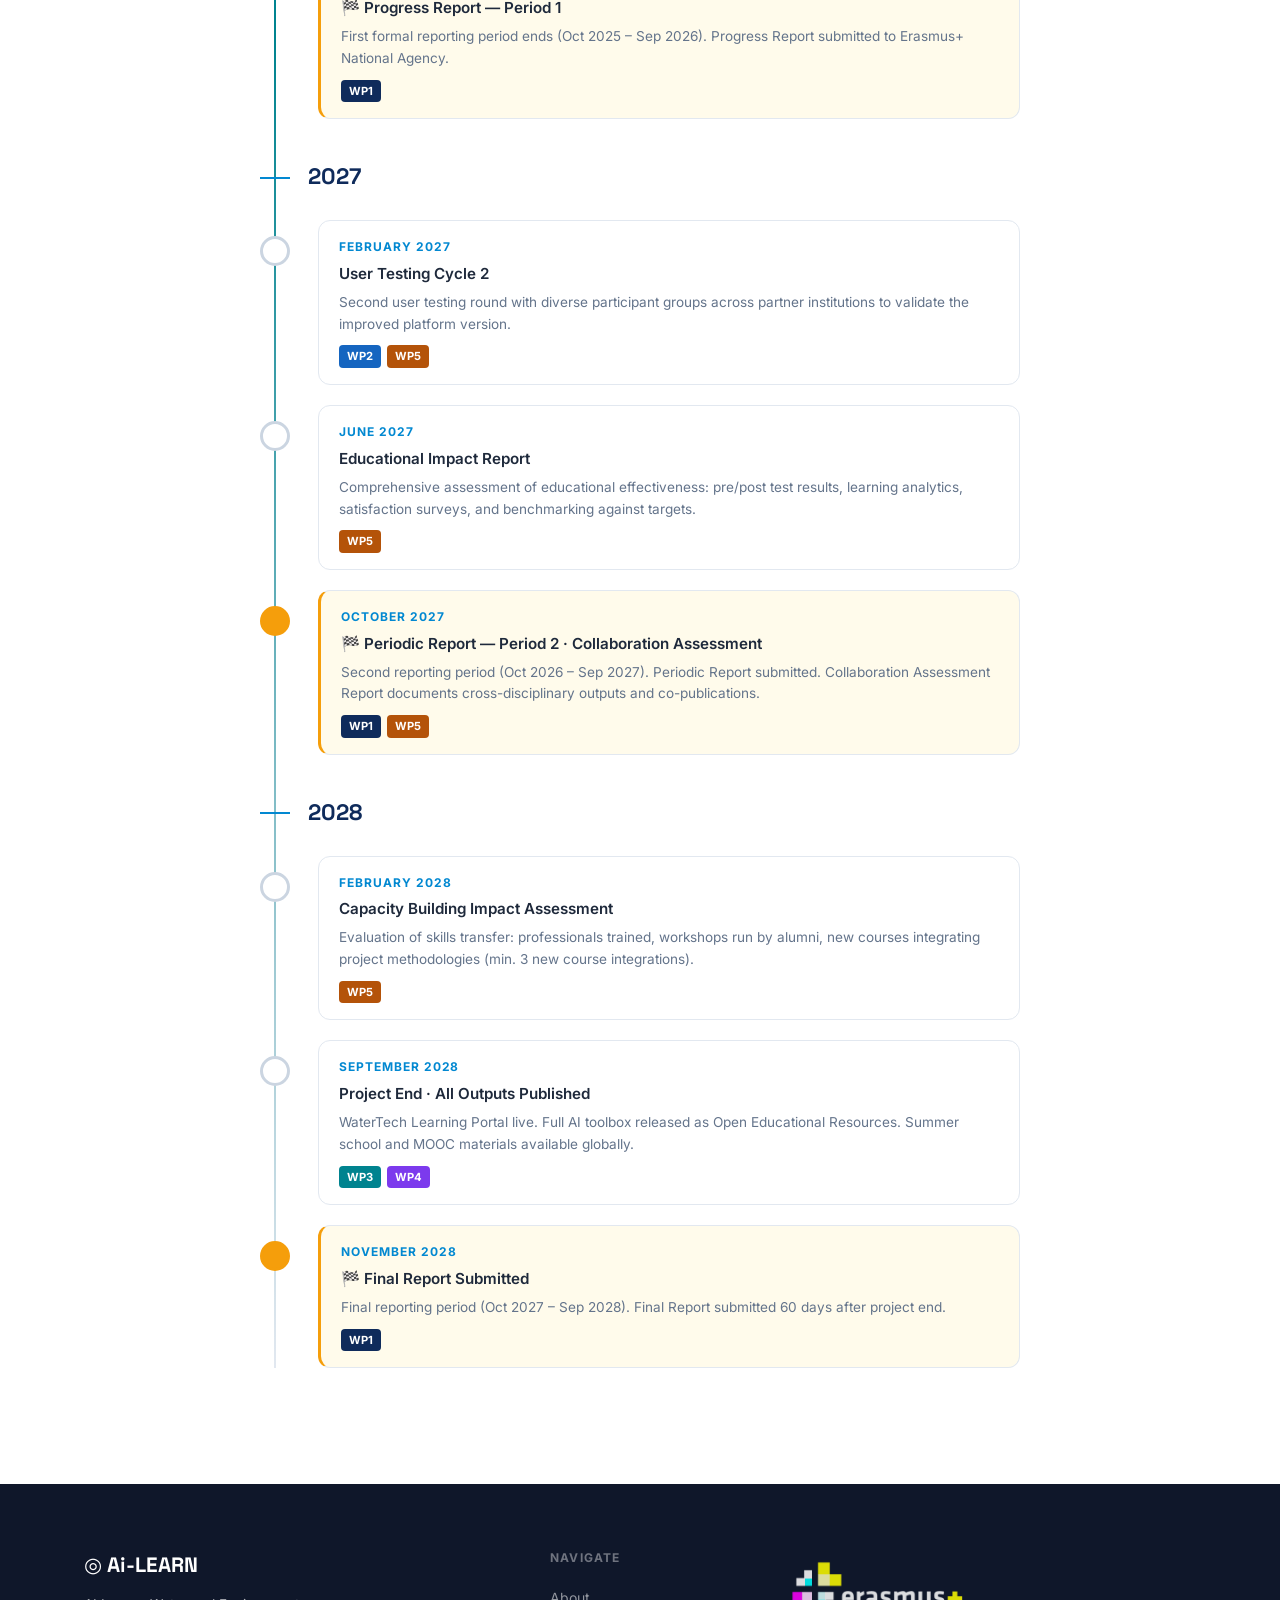
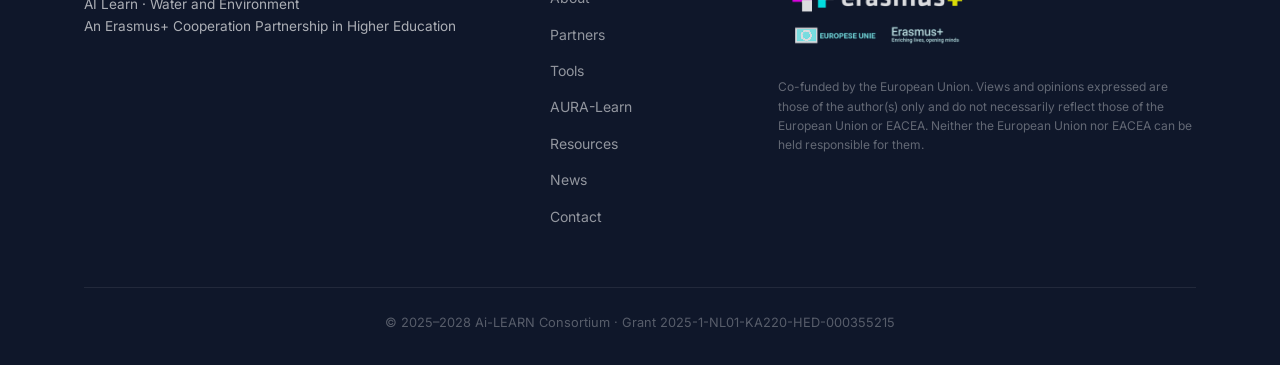
<file: resources.html>
<!DOCTYPE html>
<html lang="en">
<head>
  <meta charset="UTF-8" />
  <meta name="viewport" content="width=device-width, initial-scale=1.0" />
  <title>Resources &amp; Deliverables — Ai-LEARN</title>
  <meta name="description" content="Ai-LEARN project deliverables, milestones, expected results, and open educational resources across the 36-month project lifecycle." />
  <link rel="preconnect" href="https://fonts.googleapis.com" />
  <link href="https://fonts.googleapis.com/css2?family=Inter:wght@300;400;500;600;700;800&family=Space+Grotesk:wght@500;600;700&display=swap" rel="stylesheet" />
  <link rel="stylesheet" href="css/style.css" />
</head>
<body>

  <!-- ═══════════════ NAVIGATION ═══════════════ -->
  <nav id="navbar" class="navbar">
    <div class="nav-container">
      <a href="index.html" class="nav-logo">
        <span class="logo-icon">◎</span>
        <span class="logo-text">Ai<span class="logo-dash">‑</span>LEARN</span>
      </a>
      <button class="nav-toggle" id="navToggle" aria-label="Toggle menu">
        <span></span><span></span><span></span>
      </button>
      <ul class="nav-links" id="navLinks">
        <li><a href="partners.html">Partners</a></li>
        <li><a href="tools.html">Tools</a></li>
        <li><a href="aura-learn.html">AURA-Learn</a></li>
        <li><a href="resources.html">Resources</a></li>
        <li><a href="news.html">News</a></li>
        <li><a href="about.html">About</a></li>
        <li><a href="contact.html" class="nav-cta">Contact</a></li>
      </ul>
    </div>
  </nav>

  <!-- ═══════════════ PAGE HERO ═══════════════ -->
  <div class="page-hero">
    <span class="page-hero-tag">Outputs</span>
    <h1 class="page-hero-title">Resources &amp; Deliverables</h1>
    <p class="page-hero-sub">Key outputs, milestones, and open educational resources across the 36-month project lifecycle. This page is updated as outputs become available.</p>
  </div>

  <!-- ═══════════════ RESULTS STATUS ═══════════════ -->
  <section class="section section-light">
    <div class="container">
      <div class="results-placeholder">
        <div class="results-status">
          <div class="results-icon">⚙️</div>
          <h3>Project underway — results being generated</h3>
          <p>Ai-LEARN started in October 2025. Key results from the first reporting period will be published here as they become available. Expected first outputs include the items listed below.</p>
        </div>
        <div class="expected-results">
          <div class="result-item result-pending">
            <div class="result-check">○</div>
            <div>
              <strong>Ai-LEARN AI Toolbox</strong>
              <span>Suite of TensorFlow/Keras models for flood forecasting, groundwater infilling, and drought assessment</span>
            </div>
          </div>
          <div class="result-item result-pending">
            <div class="result-check">○</div>
            <div>
              <strong>Educational LLM Integration Framework</strong>
              <span>Prompting protocols, instructor guides, and student interaction templates for AI-assisted learning</span>
            </div>
          </div>
          <div class="result-item result-pending">
            <div class="result-check">○</div>
            <div>
              <strong>AURA-Learn Teaching Framework</strong>
              <span>Three-agent pedagogical system: student guide, teacher assistant, and independent evaluator</span>
            </div>
          </div>
          <div class="result-item result-pending">
            <div class="result-check">○</div>
            <div>
              <strong>WaterTech Learning Portal</strong>
              <span>Internationally accessible virtual learning environment with multilingual course materials</span>
            </div>
          </div>
          <div class="result-item result-pending">
            <div class="result-check">○</div>
            <div>
              <strong>3 Case Study Datasets &amp; Analysis</strong>
              <span>Greek islands groundwater, Iberian hydrology, and Latin American watershed flood forecasting</span>
            </div>
          </div>
          <div class="result-item result-pending">
            <div class="result-check">○</div>
            <div>
              <strong>6+ Co-authored Publications</strong>
              <span>High-impact journal articles on AI for environmental education and water science</span>
            </div>
          </div>
          <div class="result-item result-pending">
            <div class="result-check">○</div>
            <div>
              <strong>Open Educational Resources</strong>
              <span>All learning materials freely available under open licences for the global academic community</span>
            </div>
          </div>
        </div>
        <div class="results-cta">
          <p>Are you involved in the project and have results to report? <a href="contact.html">Get in touch</a> to update this section.</p>
        </div>
      </div>
    </div>
  </section>

  <!-- ═══════════════ TIMELINE ═══════════════ -->
  <section class="section section-white">
    <div class="container">
      <div class="section-header">
        <span class="section-tag">Timeline</span>
        <h2 class="section-title">Deliverables &amp; Milestones</h2>
        <p class="section-subtitle">Key outputs and reporting dates across the 36-month project lifecycle.</p>
      </div>
      <div class="timeline">

        <div class="timeline-year">2025</div>

        <div class="timeline-item" data-status="done">
          <div class="timeline-dot"></div>
          <div class="timeline-card">
            <div class="timeline-date">October 2025</div>
            <div class="timeline-title">Project Start · Case Study Implementation Begins</div>
            <div class="timeline-desc">WP1 kicks off. Activity 2.1 (AI Model Development) and 2.3 (Case Study Technical Implementation — Spain) launched.</div>
            <div class="timeline-wp"><span class="wp-tag wp-1">WP1</span><span class="wp-tag wp-2">WP2</span></div>
          </div>
        </div>

        <div class="timeline-item" data-status="done">
          <div class="timeline-dot"></div>
          <div class="timeline-card">
            <div class="timeline-date">November 2025</div>
            <div class="timeline-title">Partnership Agreement Signed</div>
            <div class="timeline-desc">Formal Consortium Agreement between IHE Delft, UPV/EHU, and TUC, detailing governance, IP management, and financial arrangements.</div>
            <div class="timeline-wp"><span class="wp-tag wp-1">WP1</span></div>
          </div>
        </div>

        <div class="timeline-year">2026</div>

        <div class="timeline-item" data-status="done">
          <div class="timeline-dot"></div>
          <div class="timeline-card">
            <div class="timeline-date">February 2026</div>
            <div class="timeline-title">Case Study Technical Implementation Complete</div>
            <div class="timeline-desc">Technical toolkits for three environmental case studies delivered: integrated data pipelines, interactive visualisations, and analytical tools.</div>
            <div class="timeline-wp"><span class="wp-tag wp-2">WP2</span></div>
          </div>
        </div>

        <div class="timeline-item" data-status="active">
          <div class="timeline-dot"></div>
          <div class="timeline-card">
            <div class="timeline-date">January – August 2026</div>
            <div class="timeline-title">Learning Experience Design</div>
            <div class="timeline-desc">Structured, project-based learning modules designed with progressive learning paths, assessment frameworks, and instructor/student guides.</div>
            <div class="timeline-wp"><span class="wp-tag wp-2">WP2</span></div>
          </div>
        </div>

        <div class="timeline-item" data-status="active">
          <div class="timeline-dot"></div>
          <div class="timeline-card">
            <div class="timeline-date">January 2026 – February 2027</div>
            <div class="timeline-title">Educational LLM Integration Framework</div>
            <div class="timeline-desc">A robust LLM integration framework providing optimised prompting techniques, instructor guides, and AI-assisted learning experiences for environmental case studies.</div>
            <div class="timeline-wp"><span class="wp-tag wp-2">WP2</span></div>
          </div>
        </div>

        <div class="timeline-item" data-status="upcoming">
          <div class="timeline-dot"></div>
          <div class="timeline-card">
            <div class="timeline-date">June 2026</div>
            <div class="timeline-title">User Testing Cycle 1</div>
            <div class="timeline-desc">First structured user testing of AI tools and educational modules. Results inform iterative platform refinement.</div>
            <div class="timeline-wp"><span class="wp-tag wp-2">WP2</span><span class="wp-tag wp-5">WP5</span></div>
          </div>
        </div>

        <div class="timeline-item milestone" data-status="upcoming">
          <div class="timeline-dot"></div>
          <div class="timeline-card">
            <div class="timeline-date">October 2026</div>
            <div class="timeline-title">🏁 Progress Report — Period 1</div>
            <div class="timeline-desc">First formal reporting period ends (Oct 2025 – Sep 2026). Progress Report submitted to Erasmus+ National Agency.</div>
            <div class="timeline-wp"><span class="wp-tag wp-1">WP1</span></div>
          </div>
        </div>

        <div class="timeline-year">2027</div>

        <div class="timeline-item" data-status="upcoming">
          <div class="timeline-dot"></div>
          <div class="timeline-card">
            <div class="timeline-date">February 2027</div>
            <div class="timeline-title">User Testing Cycle 2</div>
            <div class="timeline-desc">Second user testing round with diverse participant groups across partner institutions to validate the improved platform version.</div>
            <div class="timeline-wp"><span class="wp-tag wp-2">WP2</span><span class="wp-tag wp-5">WP5</span></div>
          </div>
        </div>

        <div class="timeline-item" data-status="upcoming">
          <div class="timeline-dot"></div>
          <div class="timeline-card">
            <div class="timeline-date">June 2027</div>
            <div class="timeline-title">Educational Impact Report</div>
            <div class="timeline-desc">Comprehensive assessment of educational effectiveness: pre/post test results, learning analytics, satisfaction surveys, and benchmarking against targets.</div>
            <div class="timeline-wp"><span class="wp-tag wp-5">WP5</span></div>
          </div>
        </div>

        <div class="timeline-item milestone" data-status="upcoming">
          <div class="timeline-dot"></div>
          <div class="timeline-card">
            <div class="timeline-date">October 2027</div>
            <div class="timeline-title">🏁 Periodic Report — Period 2 · Collaboration Assessment</div>
            <div class="timeline-desc">Second reporting period (Oct 2026 – Sep 2027). Periodic Report submitted. Collaboration Assessment Report documents cross-disciplinary outputs and co-publications.</div>
            <div class="timeline-wp"><span class="wp-tag wp-1">WP1</span><span class="wp-tag wp-5">WP5</span></div>
          </div>
        </div>

        <div class="timeline-year">2028</div>

        <div class="timeline-item" data-status="upcoming">
          <div class="timeline-dot"></div>
          <div class="timeline-card">
            <div class="timeline-date">February 2028</div>
            <div class="timeline-title">Capacity Building Impact Assessment</div>
            <div class="timeline-desc">Evaluation of skills transfer: professionals trained, workshops run by alumni, new courses integrating project methodologies (min. 3 new course integrations).</div>
            <div class="timeline-wp"><span class="wp-tag wp-5">WP5</span></div>
          </div>
        </div>

        <div class="timeline-item" data-status="upcoming">
          <div class="timeline-dot"></div>
          <div class="timeline-card">
            <div class="timeline-date">September 2028</div>
            <div class="timeline-title">Project End · All Outputs Published</div>
            <div class="timeline-desc">WaterTech Learning Portal live. Full AI toolbox released as Open Educational Resources. Summer school and MOOC materials available globally.</div>
            <div class="timeline-wp"><span class="wp-tag wp-3">WP3</span><span class="wp-tag wp-4">WP4</span></div>
          </div>
        </div>

        <div class="timeline-item milestone" data-status="upcoming">
          <div class="timeline-dot"></div>
          <div class="timeline-card">
            <div class="timeline-date">November 2028</div>
            <div class="timeline-title">🏁 Final Report Submitted</div>
            <div class="timeline-desc">Final reporting period (Oct 2027 – Sep 2028). Final Report submitted 60 days after project end.</div>
            <div class="timeline-wp"><span class="wp-tag wp-1">WP1</span></div>
          </div>
        </div>

      </div>
    </div>
  </section>

  <!-- ═══════════════ FOOTER ═══════════════ -->
  <footer class="footer">
    <div class="container">
      <div class="footer-grid">
        <div class="footer-brand">
          <div class="footer-logo">◎ Ai‑LEARN</div>
          <p>AI Learn · Water and Environment<br/>An Erasmus+ Cooperation Partnership in Higher Education</p>
        </div>
        <div class="footer-links">
          <h4>Navigate</h4>
          <ul>
            <li><a href="about.html">About</a></li>
            <li><a href="partners.html">Partners</a></li>
            <li><a href="tools.html">Tools</a></li>
            <li><a href="aura-learn.html">AURA-Learn</a></li>
            <li><a href="resources.html">Resources</a></li>
            <li><a href="news.html">News</a></li>
            <li><a href="contact.html">Contact</a></li>
          </ul>
        </div>
        <div class="footer-eu">
          <img src="assets/Erasmus Combilogo_3 logo's.png" alt="Co-funded by the European Union — Erasmus+" class="eu-logo-img" />
          <p class="eu-disclaimer">
            Co-funded by the European Union. Views and opinions expressed are those of the author(s) only
            and do not necessarily reflect those of the European Union or EACEA.
            Neither the European Union nor EACEA can be held responsible for them.
          </p>
        </div>
      </div>
      <div class="footer-bottom">
        <span>© 2025–2028 Ai-LEARN Consortium · Grant 2025-1-NL01-KA220-HED-000355215</span>
      </div>
    </div>
  </footer>

  <script src="js/main.js"></script>
</body>
</html>
</file>
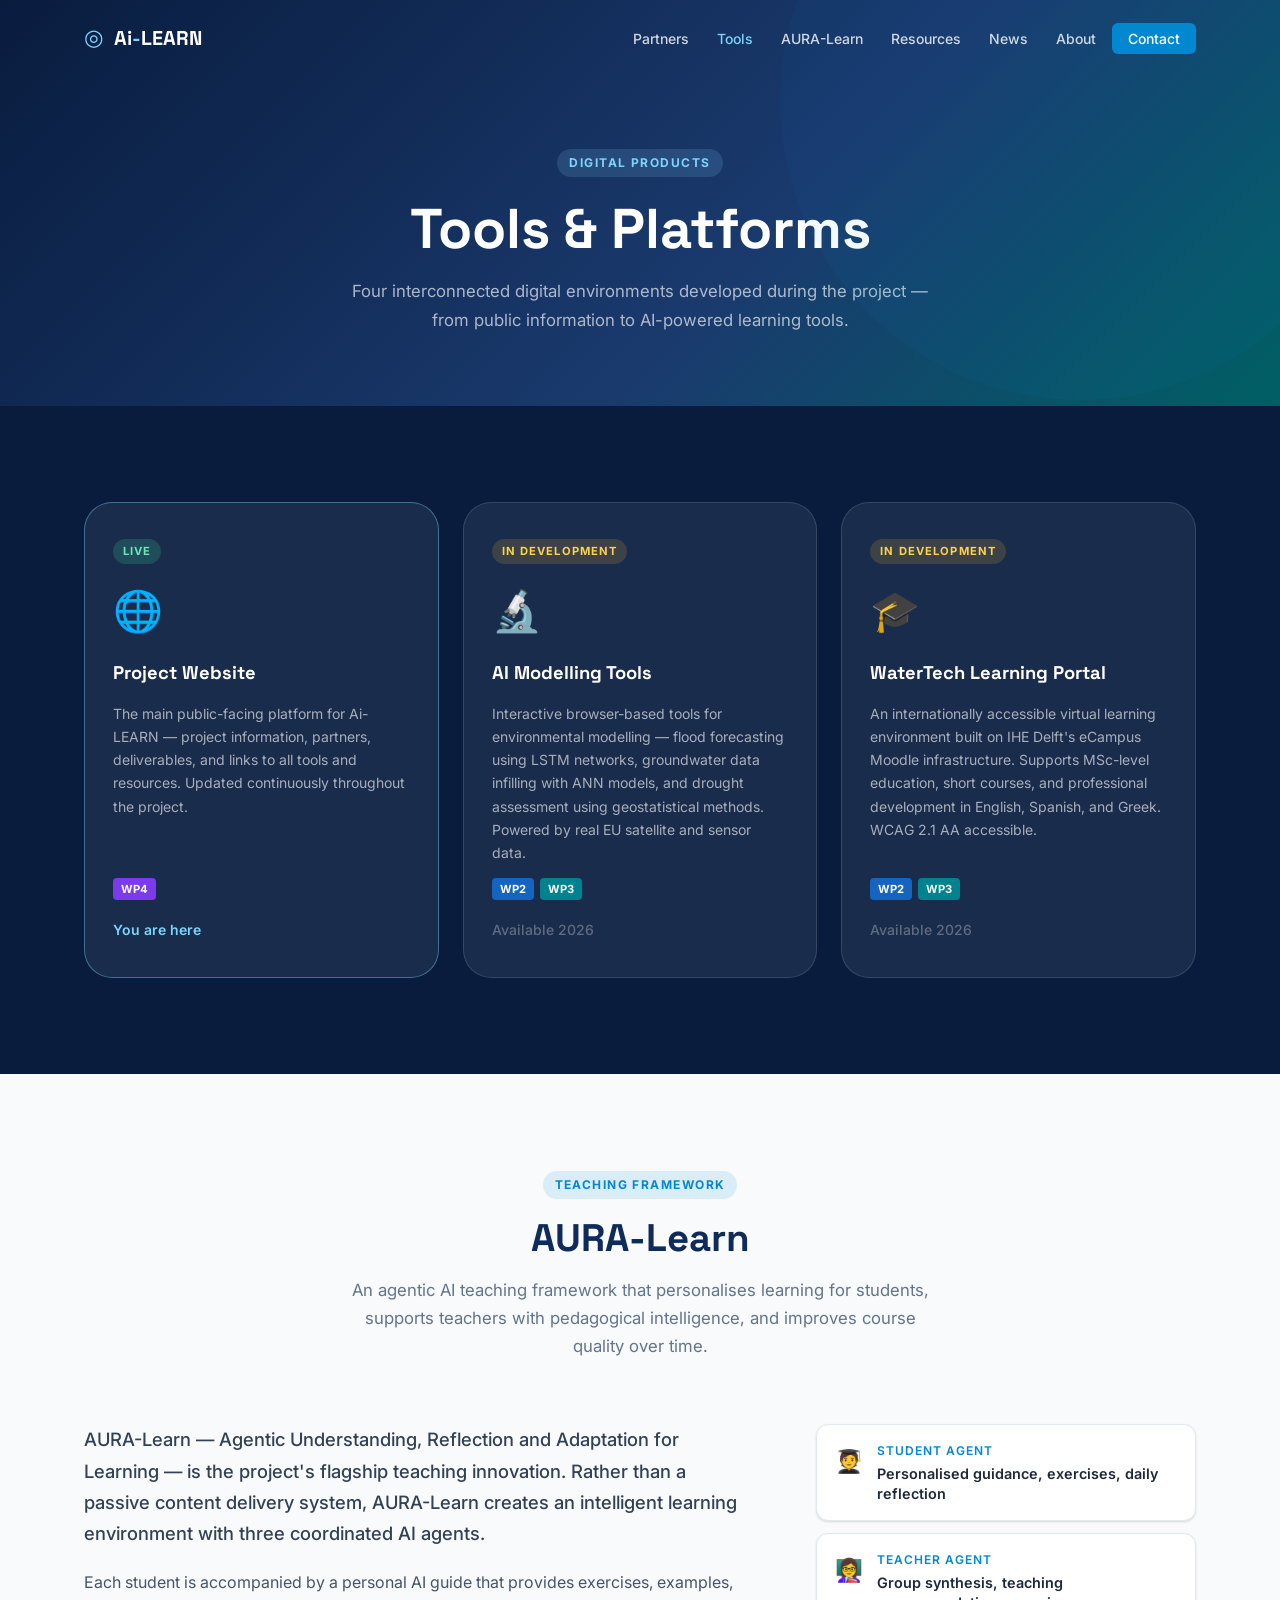
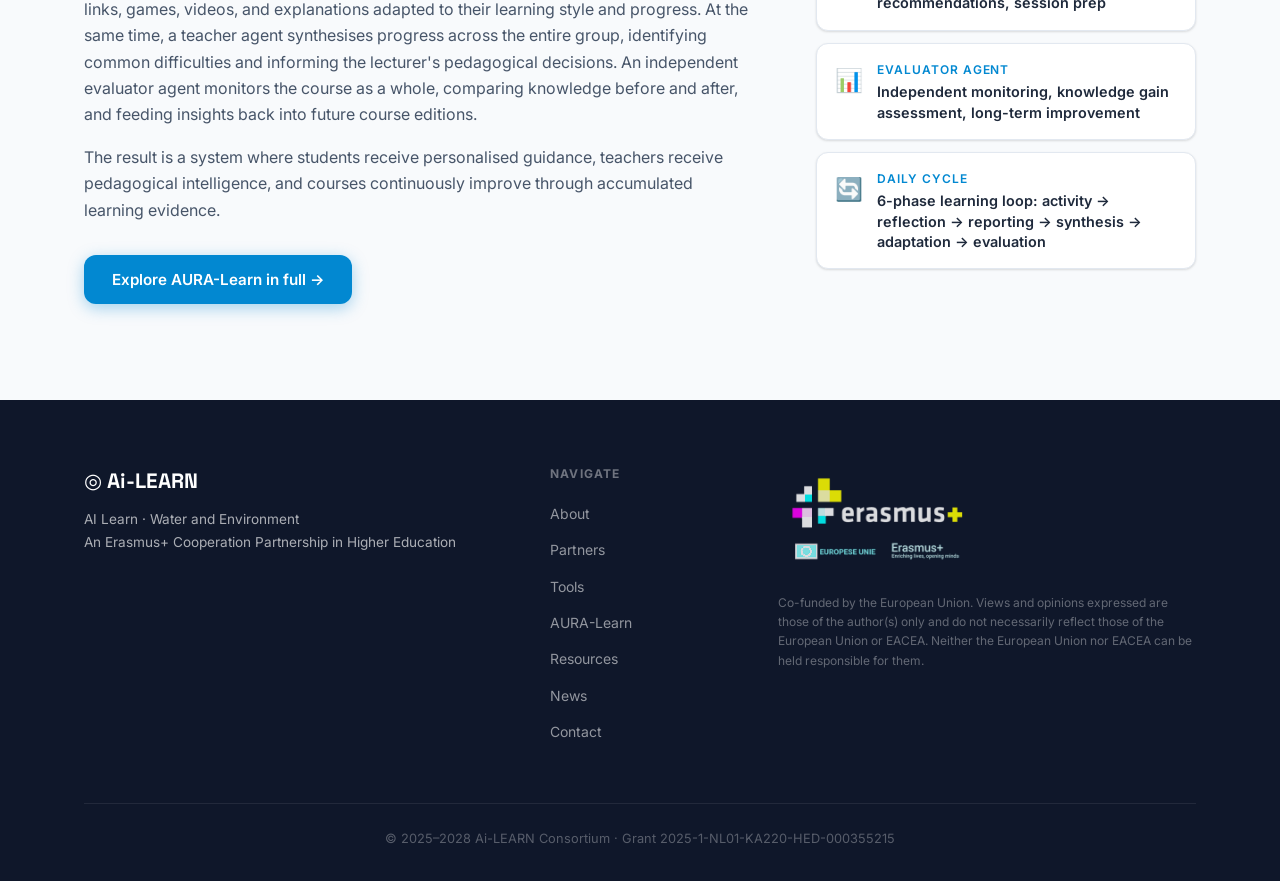
<file: tools.html>
<!DOCTYPE html>
<html lang="en">
<head>
  <meta charset="UTF-8" />
  <meta name="viewport" content="width=device-width, initial-scale=1.0" />
  <title>Tools &amp; Platforms — Ai-LEARN</title>
  <meta name="description" content="Ai-LEARN digital tools: the project website, AI modelling tools for flood and drought forecasting, the WaterTech Learning Portal, and the AURA-Learn teaching framework." />
  <link rel="preconnect" href="https://fonts.googleapis.com" />
  <link href="https://fonts.googleapis.com/css2?family=Inter:wght@300;400;500;600;700;800&family=Space+Grotesk:wght@500;600;700&display=swap" rel="stylesheet" />
  <link rel="stylesheet" href="css/style.css" />
</head>
<body>

  <!-- ═══════════════ NAVIGATION ═══════════════ -->
  <nav id="navbar" class="navbar">
    <div class="nav-container">
      <a href="index.html" class="nav-logo">
        <span class="logo-icon">◎</span>
        <span class="logo-text">Ai<span class="logo-dash">‑</span>LEARN</span>
      </a>
      <button class="nav-toggle" id="navToggle" aria-label="Toggle menu">
        <span></span><span></span><span></span>
      </button>
      <ul class="nav-links" id="navLinks">
        <li><a href="partners.html">Partners</a></li>
        <li><a href="tools.html">Tools</a></li>
        <li><a href="aura-learn.html">AURA-Learn</a></li>
        <li><a href="resources.html">Resources</a></li>
        <li><a href="news.html">News</a></li>
        <li><a href="about.html">About</a></li>
        <li><a href="contact.html" class="nav-cta">Contact</a></li>
      </ul>
    </div>
  </nav>

  <!-- ═══════════════ PAGE HERO ═══════════════ -->
  <div class="page-hero">
    <span class="page-hero-tag">Digital Products</span>
    <h1 class="page-hero-title">Tools &amp; Platforms</h1>
    <p class="page-hero-sub">Four interconnected digital environments developed during the project — from public information to AI-powered learning tools.</p>
  </div>

  <!-- ═══════════════ TOOLS ═══════════════ -->
  <section class="section section-dark">
    <div class="container">
      <div class="tools-grid">

        <div class="tool-card tool-active">
          <div class="tool-status tool-status-active">Live</div>
          <div class="tool-icon">🌐</div>
          <h3>Project Website</h3>
          <p>The main public-facing platform for Ai-LEARN — project information, partners, deliverables, and links to all tools and resources. Updated continuously throughout the project.</p>
          <div class="tool-wp"><span class="wp-tag wp-4">WP4</span></div>
          <a href="index.html" class="tool-link">You are here</a>
        </div>

        <div class="tool-card tool-coming">
          <div class="tool-status tool-status-soon">In development</div>
          <div class="tool-icon">🔬</div>
          <h3>AI Modelling Tools</h3>
          <p>Interactive browser-based tools for environmental modelling — flood forecasting using LSTM networks, groundwater data infilling with ANN models, and drought assessment using geostatistical methods. Powered by real EU satellite and sensor data.</p>
          <div class="tool-wp"><span class="wp-tag wp-2">WP2</span><span class="wp-tag wp-3">WP3</span></div>
          <span class="tool-link-disabled">Available 2026</span>
        </div>

        <div class="tool-card tool-coming">
          <div class="tool-status tool-status-soon">In development</div>
          <div class="tool-icon">🎓</div>
          <h3>WaterTech Learning Portal</h3>
          <p>An internationally accessible virtual learning environment built on IHE Delft's eCampus Moodle infrastructure. Supports MSc-level education, short courses, and professional development in English, Spanish, and Greek. WCAG 2.1 AA accessible.</p>
          <div class="tool-wp"><span class="wp-tag wp-2">WP2</span><span class="wp-tag wp-3">WP3</span></div>
          <span class="tool-link-disabled">Available 2026</span>
        </div>

      </div>
    </div>
  </section>

  <!-- ═══════════════ AURA-LEARN HIGHLIGHT ═══════════════ -->
  <section class="section section-light">
    <div class="container">
      <div class="section-header">
        <span class="section-tag">Teaching Framework</span>
        <h2 class="section-title">AURA-Learn</h2>
        <p class="section-subtitle">An agentic AI teaching framework that personalises learning for students, supports teachers with pedagogical intelligence, and improves course quality over time.</p>
      </div>
      <div class="about-grid">
        <div class="about-text">
          <p class="lead">
            AURA-Learn — Agentic Understanding, Reflection and Adaptation for Learning — is the project's
            flagship teaching innovation. Rather than a passive content delivery system, AURA-Learn creates
            an intelligent learning environment with three coordinated AI agents.
          </p>
          <p>
            Each student is accompanied by a personal AI guide that provides exercises, examples, links, games,
            videos, and explanations adapted to their learning style and progress. At the same time, a teacher agent
            synthesises progress across the entire group, identifying common difficulties and informing the
            lecturer's pedagogical decisions. An independent evaluator agent monitors the course as a whole,
            comparing knowledge before and after, and feeding insights back into future course editions.
          </p>
          <p>
            The result is a system where students receive personalised guidance, teachers receive pedagogical
            intelligence, and courses continuously improve through accumulated learning evidence.
          </p>
          <a href="aura-learn.html" class="btn btn-primary" style="margin-top: 16px; display: inline-flex;">Explore AURA-Learn in full →</a>
        </div>
        <div class="about-facts">
          <div class="fact-card">
            <div class="fact-icon">🧑‍🎓</div>
            <div><div class="fact-label">Student Agent</div><div class="fact-value">Personalised guidance, exercises, daily reflection</div></div>
          </div>
          <div class="fact-card">
            <div class="fact-icon">👩‍🏫</div>
            <div><div class="fact-label">Teacher Agent</div><div class="fact-value">Group synthesis, teaching recommendations, session prep</div></div>
          </div>
          <div class="fact-card">
            <div class="fact-icon">📊</div>
            <div><div class="fact-label">Evaluator Agent</div><div class="fact-value">Independent monitoring, knowledge gain assessment, long-term improvement</div></div>
          </div>
          <div class="fact-card">
            <div class="fact-icon">🔄</div>
            <div><div class="fact-label">Daily Cycle</div><div class="fact-value">6-phase learning loop: activity → reflection → reporting → synthesis → adaptation → evaluation</div></div>
          </div>
        </div>
      </div>
    </div>
  </section>

  <!-- ═══════════════ FOOTER ═══════════════ -->
  <footer class="footer">
    <div class="container">
      <div class="footer-grid">
        <div class="footer-brand">
          <div class="footer-logo">◎ Ai‑LEARN</div>
          <p>AI Learn · Water and Environment<br/>An Erasmus+ Cooperation Partnership in Higher Education</p>
        </div>
        <div class="footer-links">
          <h4>Navigate</h4>
          <ul>
            <li><a href="about.html">About</a></li>
            <li><a href="partners.html">Partners</a></li>
            <li><a href="tools.html">Tools</a></li>
            <li><a href="aura-learn.html">AURA-Learn</a></li>
            <li><a href="resources.html">Resources</a></li>
            <li><a href="news.html">News</a></li>
            <li><a href="contact.html">Contact</a></li>
          </ul>
        </div>
        <div class="footer-eu">
          <img src="assets/Erasmus Combilogo_3 logo's.png" alt="Co-funded by the European Union — Erasmus+" class="eu-logo-img" />
          <p class="eu-disclaimer">
            Co-funded by the European Union. Views and opinions expressed are those of the author(s) only
            and do not necessarily reflect those of the European Union or EACEA.
            Neither the European Union nor EACEA can be held responsible for them.
          </p>
        </div>
      </div>
      <div class="footer-bottom">
        <span>© 2025–2028 Ai-LEARN Consortium · Grant 2025-1-NL01-KA220-HED-000355215</span>
      </div>
    </div>
  </footer>

  <script src="js/main.js"></script>
</body>
</html>
</file>
<file: css/style.css>
/* ═══════════════════════════════════════════════
   Ai-LEARN Project Website — Stylesheet
   ═══════════════════════════════════════════════ */

/* ── Variables ────────────────────────────────── */
:root {
  --navy:        #0f2b5b;
  --navy-deep:   #091c3e;
  --blue:        #1565c0;
  --sky:         #0288d1;
  --teal:        #00838f;
  --teal-deep:   #006064;
  --green:       #2e7d32;
  --amber:       #f59e0b;
  --white:       #ffffff;
  --gray-50:     #f8fafc;
  --gray-100:    #f1f5f9;
  --gray-200:    #e2e8f0;
  --gray-300:    #cbd5e1;
  --gray-500:    #64748b;
  --gray-600:    #475569;
  --gray-700:    #334155;
  --gray-800:    #1e293b;
  --gray-900:    #0f172a;

  --font-body:   'Inter', system-ui, -apple-system, sans-serif;
  --font-head:   'Space Grotesk', 'Inter', system-ui, sans-serif;

  --radius-sm:   6px;
  --radius-md:   12px;
  --radius-lg:   20px;
  --radius-xl:   28px;

  --shadow-sm:   0 1px 3px rgba(0,0,0,.08), 0 1px 2px rgba(0,0,0,.06);
  --shadow-md:   0 4px 16px rgba(0,0,0,.10);
  --shadow-lg:   0 12px 40px rgba(0,0,0,.14);

  --transition:  0.25s ease;
  --container:   1160px;
}

/* ── Reset & Base ─────────────────────────────── */
*, *::before, *::after { box-sizing: border-box; margin: 0; padding: 0; }

html { scroll-behavior: smooth; font-size: 16px; }

body {
  font-family: var(--font-body);
  color: var(--gray-800);
  background: var(--white);
  line-height: 1.65;
  -webkit-font-smoothing: antialiased;
}

a { color: inherit; text-decoration: none; }
ul { list-style: none; }
img { max-width: 100%; display: block; }
button { cursor: pointer; font: inherit; border: none; background: none; }

/* ── Layout helpers ───────────────────────────── */
.container {
  max-width: var(--container);
  margin: 0 auto;
  padding: 0 24px;
}

.section { padding: 96px 0; }
.section-light  { background: var(--gray-50); }
.section-white  { background: var(--white); }
.section-dark   { background: var(--navy-deep); }
.section-teal   { background: var(--teal-deep); }

.section-header {
  text-align: center;
  margin-bottom: 64px;
}
.section-header-light { color: var(--white); }

.section-tag {
  display: inline-block;
  font-size: .75rem;
  font-weight: 700;
  letter-spacing: .12em;
  text-transform: uppercase;
  color: var(--sky);
  background: rgba(2, 136, 209, .12);
  padding: 4px 12px;
  border-radius: 999px;
  margin-bottom: 16px;
}
.section-tag-light {
  color: #7dd3fc;
  background: rgba(125, 211, 252, .15);
}

.section-title {
  font-family: var(--font-head);
  font-size: clamp(1.75rem, 3vw, 2.5rem);
  font-weight: 700;
  line-height: 1.2;
  color: var(--navy);
  margin-bottom: 16px;
}
.section-subtitle {
  font-size: 1.05rem;
  color: var(--gray-500);
  max-width: 600px;
  margin: 0 auto;
}
.text-white  { color: var(--white) !important; }
.text-muted-light { color: rgba(255,255,255,.65) !important; }

/* ── Buttons ──────────────────────────────────── */
.btn {
  display: inline-flex;
  align-items: center;
  gap: 8px;
  padding: 12px 28px;
  border-radius: var(--radius-md);
  font-size: .95rem;
  font-weight: 600;
  transition: all var(--transition);
  cursor: pointer;
}
.btn-primary {
  background: var(--sky);
  color: var(--white);
  box-shadow: 0 4px 16px rgba(2,136,209,.35);
}
.btn-primary:hover {
  background: var(--blue);
  transform: translateY(-2px);
  box-shadow: 0 8px 24px rgba(2,136,209,.45);
}
.btn-ghost {
  background: rgba(255,255,255,.12);
  color: var(--white);
  border: 1.5px solid rgba(255,255,255,.3);
  backdrop-filter: blur(8px);
}
.btn-ghost:hover {
  background: rgba(255,255,255,.2);
  transform: translateY(-2px);
}

/* ══════════════════════════════════════════════
   NAVIGATION
═══════════════════════════════════════════════ */
.navbar {
  position: fixed;
  top: 0; left: 0; right: 0;
  z-index: 1000;
  padding: 20px 0;
  transition: all var(--transition);
}
.navbar.scrolled {
  background: rgba(9, 28, 62, .96);
  backdrop-filter: blur(16px);
  padding: 14px 0;
  box-shadow: 0 2px 24px rgba(0,0,0,.3);
}
.nav-container {
  max-width: var(--container);
  margin: 0 auto;
  padding: 0 24px;
  display: flex;
  align-items: center;
  justify-content: space-between;
  gap: 32px;
}
.nav-logo {
  display: flex;
  align-items: center;
  gap: 10px;
  font-family: var(--font-head);
  font-size: 1.25rem;
  font-weight: 700;
  color: var(--white);
  flex-shrink: 0;
}
.logo-icon { font-size: 1.4rem; color: #7dd3fc; }
.logo-dash { color: #7dd3fc; }

.nav-links {
  display: flex;
  align-items: center;
  gap: 4px;
  flex-wrap: wrap;
}
.nav-links a {
  color: rgba(255,255,255,.80);
  font-size: .875rem;
  font-weight: 500;
  padding: 6px 12px;
  border-radius: var(--radius-sm);
  transition: all var(--transition);
}
.nav-links a:hover { color: var(--white); background: rgba(255,255,255,.1); }
.nav-links a.active { color: #7dd3fc; }
.nav-cta {
  background: var(--sky) !important;
  color: var(--white) !important;
  padding: 7px 16px !important;
  border-radius: var(--radius-sm) !important;
}
.nav-cta:hover { background: var(--blue) !important; }

.nav-toggle {
  display: none;
  flex-direction: column;
  gap: 5px;
  padding: 4px;
}
.nav-toggle span {
  display: block;
  width: 24px; height: 2px;
  background: var(--white);
  border-radius: 2px;
  transition: all var(--transition);
}

/* ══════════════════════════════════════════════
   HERO
═══════════════════════════════════════════════ */
.hero {
  min-height: 100vh;
  display: flex;
  flex-direction: column;
  align-items: center;
  justify-content: center;
  position: relative;
  overflow: hidden;
  background: linear-gradient(135deg, var(--navy-deep) 0%, #1a3a6e 50%, var(--teal-deep) 100%);
  padding: 120px 24px 80px;
}

.hero-bg {
  position: absolute;
  inset: 0;
  pointer-events: none;
  overflow: hidden;
}
.hero-wave-1, .hero-wave-2 {
  position: absolute;
  border-radius: 50%;
  opacity: .06;
}
.hero-wave-1 {
  width: 900px; height: 900px;
  background: var(--sky);
  top: -300px; right: -200px;
  animation: float 18s ease-in-out infinite;
}
.hero-wave-2 {
  width: 600px; height: 600px;
  background: var(--teal);
  bottom: -200px; left: -100px;
  animation: float 14s ease-in-out infinite reverse;
}
@keyframes float {
  0%, 100% { transform: translateY(0) scale(1); }
  50% { transform: translateY(-40px) scale(1.05); }
}

.hero-content {
  position: relative;
  z-index: 1;
  max-width: 820px;
  text-align: center;
  display: flex;
  flex-direction: column;
  align-items: center;
  gap: 28px;
}

.hero-badge {
  display: inline-flex;
  align-items: center;
  gap: 8px;
  background: rgba(255,255,255,.1);
  border: 1px solid rgba(255,255,255,.2);
  color: #bfdbfe;
  font-size: .8rem;
  font-weight: 600;
  letter-spacing: .06em;
  text-transform: uppercase;
  padding: 6px 16px;
  border-radius: 999px;
  backdrop-filter: blur(8px);
}
.eu-star { color: #fbbf24; }

.hero-title {
  display: flex;
  flex-direction: column;
  gap: 8px;
}
.hero-title-main {
  font-family: var(--font-head);
  font-size: clamp(3.5rem, 9vw, 6rem);
  font-weight: 700;
  color: var(--white);
  line-height: 1;
  letter-spacing: -.02em;
  background: linear-gradient(135deg, #ffffff 0%, #bfdbfe 60%, #7dd3fc 100%);
  -webkit-background-clip: text;
  -webkit-text-fill-color: transparent;
  background-clip: text;
}
.hero-title-sub {
  font-family: var(--font-head);
  font-size: clamp(1rem, 2.5vw, 1.4rem);
  font-weight: 500;
  color: rgba(255,255,255,.70);
  letter-spacing: .02em;
}

.hero-tagline {
  font-size: clamp(.95rem, 1.8vw, 1.1rem);
  color: rgba(255,255,255,.75);
  max-width: 640px;
  line-height: 1.7;
}

.hero-actions {
  display: flex;
  gap: 16px;
  flex-wrap: wrap;
  justify-content: center;
}

.hero-stats {
  display: flex;
  align-items: center;
  gap: 0;
  background: rgba(255,255,255,.08);
  border: 1px solid rgba(255,255,255,.15);
  border-radius: var(--radius-lg);
  padding: 20px 32px;
  backdrop-filter: blur(12px);
  flex-wrap: wrap;
  justify-content: center;
}
.stat {
  display: flex;
  flex-direction: column;
  align-items: center;
  padding: 0 28px;
}
.stat-value {
  font-family: var(--font-head);
  font-size: 2rem;
  font-weight: 700;
  color: #7dd3fc;
  line-height: 1;
}
.stat-label {
  font-size: .75rem;
  font-weight: 500;
  color: rgba(255,255,255,.55);
  text-transform: uppercase;
  letter-spacing: .08em;
  margin-top: 4px;
}
.stat-divider {
  width: 1px; height: 40px;
  background: rgba(255,255,255,.15);
}

.hero-scroll-hint {
  position: absolute;
  bottom: 32px;
  left: 50%;
  transform: translateX(-50%);
  display: flex;
  flex-direction: column;
  align-items: center;
  gap: 6px;
  color: rgba(255,255,255,.45);
  font-size: .75rem;
  animation: bounce 2s ease-in-out infinite;
}
@keyframes bounce {
  0%, 100% { transform: translateX(-50%) translateY(0); }
  50% { transform: translateX(-50%) translateY(6px); }
}

/* ══════════════════════════════════════════════
   ABOUT
═══════════════════════════════════════════════ */
.about-grid {
  display: grid;
  grid-template-columns: 1fr 380px;
  gap: 64px;
  align-items: start;
}
.about-text .lead {
  font-size: 1.15rem;
  font-weight: 500;
  color: var(--gray-700);
  margin-bottom: 20px;
  line-height: 1.7;
}
.about-text p { margin-bottom: 16px; color: var(--gray-600); }

.about-topics {
  display: flex;
  flex-wrap: wrap;
  gap: 8px;
  margin-top: 28px;
}
.topic-tag {
  background: var(--gray-100);
  color: var(--gray-700);
  font-size: .8rem;
  font-weight: 500;
  padding: 5px 12px;
  border-radius: 999px;
  border: 1px solid var(--gray-200);
}

.about-facts {
  display: flex;
  flex-direction: column;
  gap: 12px;
}
.fact-card {
  display: flex;
  align-items: flex-start;
  gap: 14px;
  background: var(--white);
  border: 1px solid var(--gray-200);
  border-radius: var(--radius-md);
  padding: 16px 18px;
  box-shadow: var(--shadow-sm);
  transition: box-shadow var(--transition);
}
.fact-card:hover { box-shadow: var(--shadow-md); }
.fact-icon { font-size: 1.4rem; flex-shrink: 0; margin-top: 2px; }
.fact-label {
  font-size: .75rem;
  font-weight: 600;
  text-transform: uppercase;
  letter-spacing: .08em;
  color: var(--sky);
  margin-bottom: 3px;
}
.fact-value {
  font-size: .9rem;
  font-weight: 600;
  color: var(--gray-800);
  line-height: 1.4;
}

/* ══════════════════════════════════════════════
   OBJECTIVES
═══════════════════════════════════════════════ */
.objectives-grid {
  display: grid;
  grid-template-columns: repeat(4, 1fr);
  gap: 24px;
}
.objective-card {
  background: rgba(255,255,255,.06);
  border: 1px solid rgba(255,255,255,.12);
  border-radius: var(--radius-lg);
  padding: 32px 24px;
  transition: all var(--transition);
  position: relative;
  overflow: hidden;
}
.objective-card::before {
  content: '';
  position: absolute;
  top: 0; left: 0; right: 0;
  height: 3px;
  background: linear-gradient(90deg, var(--sky), var(--teal));
  opacity: 0;
  transition: opacity var(--transition);
}
.objective-card:hover {
  background: rgba(255,255,255,.10);
  transform: translateY(-4px);
  border-color: rgba(255,255,255,.2);
}
.objective-card:hover::before { opacity: 1; }

.objective-number {
  font-family: var(--font-head);
  font-size: .75rem;
  font-weight: 700;
  color: rgba(125, 211, 252, .6);
  letter-spacing: .12em;
  margin-bottom: 12px;
}
.objective-icon { font-size: 2rem; margin-bottom: 16px; }
.objective-card h3 {
  font-family: var(--font-head);
  font-size: 1rem;
  font-weight: 600;
  color: var(--white);
  margin-bottom: 12px;
  line-height: 1.35;
}
.objective-card p {
  font-size: .875rem;
  color: rgba(255,255,255,.60);
  line-height: 1.65;
}

/* ══════════════════════════════════════════════
   CASE STUDIES
═══════════════════════════════════════════════ */
.cases-grid {
  display: grid;
  grid-template-columns: repeat(3, 1fr);
  gap: 24px;
}
.case-card {
  background: rgba(255,255,255,.08);
  border: 1px solid rgba(255,255,255,.15);
  border-radius: var(--radius-lg);
  padding: 28px;
  transition: all var(--transition);
}
.case-card:hover {
  background: rgba(255,255,255,.13);
  transform: translateY(-3px);
}
.case-region {
  font-size: .8rem;
  font-weight: 700;
  letter-spacing: .08em;
  text-transform: uppercase;
  color: #5eead4;
  margin-bottom: 10px;
}
.case-card h3 {
  font-family: var(--font-head);
  font-size: 1.1rem;
  font-weight: 600;
  color: var(--white);
  margin-bottom: 12px;
}
.case-card p {
  font-size: .875rem;
  color: rgba(255,255,255,.65);
  line-height: 1.65;
  margin-bottom: 20px;
}
.case-tags {
  display: flex;
  flex-wrap: wrap;
  gap: 6px;
}
.case-tags span {
  background: rgba(94, 234, 212, .15);
  color: #5eead4;
  font-size: .75rem;
  font-weight: 500;
  padding: 3px 10px;
  border-radius: 999px;
  border: 1px solid rgba(94, 234, 212, .25);
}

/* ══════════════════════════════════════════════
   PARTNERS
═══════════════════════════════════════════════ */
.partners-grid {
  display: grid;
  grid-template-columns: repeat(3, 1fr);
  gap: 28px;
}
.partner-card {
  background: var(--white);
  border: 1px solid var(--gray-200);
  border-radius: var(--radius-xl);
  padding: 36px 28px;
  position: relative;
  transition: all var(--transition);
  display: flex;
  flex-direction: column;
  gap: 14px;
}
.partner-card:hover {
  box-shadow: var(--shadow-lg);
  transform: translateY(-4px);
  border-color: var(--gray-300);
}
.partner-lead {
  border-top: 4px solid var(--sky);
}
.partner-badge {
  position: absolute;
  top: -14px;
  left: 28px;
  background: var(--sky);
  color: var(--white);
  font-size: .7rem;
  font-weight: 700;
  letter-spacing: .08em;
  text-transform: uppercase;
  padding: 4px 12px;
  border-radius: 999px;
}

.partner-logo-box {
  width: 72px; height: 72px;
  border-radius: var(--radius-md);
  display: flex;
  align-items: center;
  justify-content: center;
  font-family: var(--font-head);
  font-size: .85rem;
  font-weight: 700;
  color: var(--white);
  text-align: center;
  line-height: 1.2;
  flex-shrink: 0;
}
.ihe { background: linear-gradient(135deg, #0f2b5b, #0288d1); }
.upv { background: linear-gradient(135deg, #1b5e20, #388e3c); }
.tuc { background: linear-gradient(135deg, #1a237e, #3949ab); }

.partner-card h3 {
  font-family: var(--font-head);
  font-size: 1.05rem;
  font-weight: 700;
  color: var(--navy);
  line-height: 1.3;
}
.partner-meta { display: flex; gap: 10px; }
.partner-country {
  font-size: .8rem;
  color: var(--gray-500);
  font-weight: 500;
}
.partner-card p {
  font-size: .875rem;
  color: var(--gray-600);
  line-height: 1.65;
  flex: 1;
}
.partner-role {
  font-size: .8rem;
  color: var(--gray-500);
  background: var(--gray-50);
  border: 1px solid var(--gray-200);
  border-radius: var(--radius-sm);
  padding: 10px 12px;
  line-height: 1.5;
}
.partner-link {
  font-size: .85rem;
  font-weight: 600;
  color: var(--sky);
  transition: color var(--transition);
}
.partner-link:hover { color: var(--blue); }

/* ══════════════════════════════════════════════
   WORK PACKAGES
═══════════════════════════════════════════════ */
.wp-list {
  display: flex;
  flex-direction: column;
  gap: 12px;
}
.wp-item {
  border: 1px solid var(--gray-200);
  border-radius: var(--radius-md);
  overflow: hidden;
  background: var(--white);
  transition: box-shadow var(--transition);
}
.wp-item:hover { box-shadow: var(--shadow-md); }
.wp-item.open { box-shadow: var(--shadow-md); }

.wp-header {
  display: flex;
  align-items: center;
  justify-content: space-between;
  padding: 20px 24px;
  cursor: pointer;
  gap: 16px;
  user-select: none;
}
.wp-title-group {
  display: flex;
  align-items: center;
  gap: 16px;
}
.wp-number {
  flex-shrink: 0;
  font-family: var(--font-head);
  font-size: .7rem;
  font-weight: 700;
  letter-spacing: .08em;
  color: var(--white);
  padding: 4px 10px;
  border-radius: var(--radius-sm);
}
.wp-1 { background: var(--navy); }
.wp-2 { background: var(--blue); }
.wp-3 { background: var(--teal); }
.wp-4 { background: #7c3aed; }
.wp-5 { background: #b45309; }

.wp-title {
  font-weight: 600;
  font-size: .95rem;
  color: var(--gray-800);
}
.wp-meta {
  display: flex;
  align-items: center;
  gap: 16px;
  flex-shrink: 0;
}
.wp-lead {
  font-size: .8rem;
  color: var(--gray-500);
  white-space: nowrap;
}
.wp-chevron {
  font-size: 1rem;
  color: var(--gray-400);
  transition: transform var(--transition);
}
.wp-item.open .wp-chevron { transform: rotate(180deg); }

.wp-body {
  display: none;
  padding: 0 24px 24px;
  border-top: 1px solid var(--gray-100);
}
.wp-item.open .wp-body { display: block; }
.wp-body p {
  font-size: .9rem;
  color: var(--gray-600);
  line-height: 1.7;
  padding-top: 16px;
  margin-bottom: 14px;
}
.wp-outputs {
  font-size: .85rem;
  color: var(--gray-500);
  background: var(--gray-50);
  border-radius: var(--radius-sm);
  padding: 10px 14px;
  border-left: 3px solid var(--sky);
}

/* ══════════════════════════════════════════════
   TIMELINE / DELIVERABLES
═══════════════════════════════════════════════ */
.timeline {
  position: relative;
  max-width: 760px;
  margin: 0 auto;
}
.timeline::before {
  content: '';
  position: absolute;
  left: 14px;
  top: 0; bottom: 0;
  width: 2px;
  background: linear-gradient(to bottom, var(--sky), var(--teal), var(--gray-200));
}

.timeline-year {
  font-family: var(--font-head);
  font-size: 1.4rem;
  font-weight: 700;
  color: var(--navy);
  padding-left: 48px;
  margin: 40px 0 24px;
  position: relative;
}
.timeline-year::before {
  content: '';
  position: absolute;
  left: 0; top: 50%;
  width: 30px; height: 2px;
  background: var(--sky);
  transform: translateY(-50%);
}

.timeline-item {
  display: flex;
  gap: 28px;
  margin-bottom: 20px;
  position: relative;
}
.timeline-dot {
  flex-shrink: 0;
  width: 30px; height: 30px;
  border-radius: 50%;
  background: var(--white);
  border: 3px solid var(--gray-300);
  z-index: 1;
  margin-top: 16px;
  transition: all var(--transition);
}
.timeline-item[data-status="done"] .timeline-dot {
  background: var(--green);
  border-color: var(--green);
}
.timeline-item[data-status="active"] .timeline-dot {
  background: var(--sky);
  border-color: var(--sky);
  box-shadow: 0 0 0 4px rgba(2,136,209,.2);
}
.timeline-item.milestone .timeline-dot {
  border-color: var(--amber);
  background: var(--amber);
}

.timeline-card {
  flex: 1;
  background: var(--white);
  border: 1px solid var(--gray-200);
  border-radius: var(--radius-md);
  padding: 16px 20px;
  transition: all var(--transition);
}
.timeline-card:hover {
  box-shadow: var(--shadow-md);
  transform: translateX(4px);
}
.timeline-item.milestone .timeline-card {
  border-left: 3px solid var(--amber);
  background: #fffbeb;
}
.timeline-date {
  font-size: .75rem;
  font-weight: 700;
  text-transform: uppercase;
  letter-spacing: .08em;
  color: var(--sky);
  margin-bottom: 4px;
}
.timeline-title {
  font-weight: 600;
  font-size: .95rem;
  color: var(--gray-800);
  margin-bottom: 6px;
}
.timeline-desc {
  font-size: .85rem;
  color: var(--gray-500);
  line-height: 1.6;
  margin-bottom: 10px;
}
.timeline-wp {
  display: flex;
  gap: 6px;
  flex-wrap: wrap;
}
.wp-tag {
  font-size: .7rem;
  font-weight: 700;
  color: var(--white);
  padding: 2px 8px;
  border-radius: 4px;
}
.wp-tag.wp-1 { background: var(--navy); }
.wp-tag.wp-2 { background: var(--blue); }
.wp-tag.wp-3 { background: var(--teal); }
.wp-tag.wp-4 { background: #7c3aed; }
.wp-tag.wp-5 { background: #b45309; }

/* ══════════════════════════════════════════════
   TOOLS
═══════════════════════════════════════════════ */
.tools-grid {
  display: grid;
  grid-template-columns: repeat(3, 1fr);
  gap: 24px;
}
.tool-card {
  background: rgba(255,255,255,.07);
  border: 1px solid rgba(255,255,255,.13);
  border-radius: var(--radius-xl);
  padding: 36px 28px;
  position: relative;
  transition: all var(--transition);
  display: flex;
  flex-direction: column;
  gap: 14px;
}
.tool-card:hover {
  background: rgba(255,255,255,.12);
  transform: translateY(-4px);
}
.tool-active { border-color: rgba(125,211,252,.4); }

.tool-status {
  font-size: .7rem;
  font-weight: 700;
  letter-spacing: .1em;
  text-transform: uppercase;
  padding: 3px 10px;
  border-radius: 999px;
  width: fit-content;
}
.tool-status-active { background: rgba(52,211,153,.2); color: #6ee7b7; }
.tool-status-soon   { background: rgba(251,191,36,.15); color: #fcd34d; }

.tool-icon { font-size: 2.5rem; }
.tool-card h3 {
  font-family: var(--font-head);
  font-size: 1.15rem;
  font-weight: 700;
  color: var(--white);
}
.tool-card p {
  font-size: .875rem;
  color: rgba(255,255,255,.62);
  line-height: 1.65;
  flex: 1;
}
.tool-wp { display: flex; gap: 6px; flex-wrap: wrap; }
.tool-link {
  display: inline-block;
  font-size: .875rem;
  font-weight: 600;
  color: #7dd3fc;
  margin-top: 4px;
  transition: color var(--transition);
}
.tool-link:hover { color: var(--white); }
.tool-link-disabled {
  font-size: .875rem;
  font-weight: 500;
  color: rgba(255,255,255,.3);
  margin-top: 4px;
}

/* ══════════════════════════════════════════════
   RESULTS
═══════════════════════════════════════════════ */
.results-placeholder { max-width: 720px; margin: 0 auto; }
.results-status {
  text-align: center;
  padding: 40px;
  background: var(--white);
  border: 1px solid var(--gray-200);
  border-radius: var(--radius-xl);
  margin-bottom: 28px;
  box-shadow: var(--shadow-sm);
}
.results-icon { font-size: 3rem; margin-bottom: 16px; }
.results-status h3 {
  font-family: var(--font-head);
  font-size: 1.2rem;
  font-weight: 700;
  color: var(--navy);
  margin-bottom: 12px;
}
.results-status p { color: var(--gray-500); font-size: .95rem; }

.expected-results {
  display: flex;
  flex-direction: column;
  gap: 10px;
  margin-bottom: 28px;
}
.result-item {
  display: flex;
  align-items: flex-start;
  gap: 16px;
  background: var(--white);
  border: 1px solid var(--gray-200);
  border-radius: var(--radius-md);
  padding: 14px 18px;
}
.result-pending { opacity: .75; }
.result-check {
  font-size: 1.1rem;
  color: var(--gray-300);
  flex-shrink: 0;
  margin-top: 1px;
}
.result-item strong {
  display: block;
  font-size: .9rem;
  color: var(--gray-700);
  margin-bottom: 2px;
}
.result-item span { font-size: .8rem; color: var(--gray-400); }

.results-cta {
  text-align: center;
  font-size: .875rem;
  color: var(--gray-400);
}
.results-cta a { color: var(--sky); font-weight: 600; }

/* ══════════════════════════════════════════════
   CONTACT
═══════════════════════════════════════════════ */
.contact-grid {
  display: grid;
  grid-template-columns: repeat(3, 1fr);
  gap: 24px;
}
.contact-card {
  background: var(--gray-50);
  border: 1px solid var(--gray-200);
  border-radius: var(--radius-lg);
  padding: 28px;
  transition: all var(--transition);
}
.contact-card:hover {
  box-shadow: var(--shadow-md);
  background: var(--white);
}
.contact-inst {
  font-family: var(--font-head);
  font-size: .8rem;
  font-weight: 700;
  text-transform: uppercase;
  letter-spacing: .08em;
  color: var(--sky);
  margin-bottom: 10px;
}
.contact-card p {
  font-size: .875rem;
  color: var(--gray-600);
  line-height: 1.65;
  margin-bottom: 12px;
}
.contact-card a {
  font-size: .85rem;
  font-weight: 600;
  color: var(--sky);
  transition: color var(--transition);
}
.contact-card a:hover { color: var(--blue); }

/* ══════════════════════════════════════════════
   FOOTER
═══════════════════════════════════════════════ */
.footer {
  background: var(--gray-900);
  color: rgba(255,255,255,.65);
  padding: 64px 0 32px;
}
.footer-grid {
  display: grid;
  grid-template-columns: 1fr 180px 1fr;
  gap: 48px;
  margin-bottom: 48px;
}
.footer-logo {
  font-family: var(--font-head);
  font-size: 1.3rem;
  font-weight: 700;
  color: var(--white);
  margin-bottom: 10px;
}
.footer-brand p { font-size: .85rem; line-height: 1.65; }

.footer-links h4 {
  font-size: .75rem;
  font-weight: 700;
  text-transform: uppercase;
  letter-spacing: .1em;
  color: rgba(255,255,255,.4);
  margin-bottom: 16px;
}
.footer-links li { margin-bottom: 10px; }
.footer-links a {
  font-size: .875rem;
  color: rgba(255,255,255,.55);
  transition: color var(--transition);
}
.footer-links a:hover { color: var(--white); }

.eu-flag {
  background: #003399;
  color: #ffcc00;
  text-align: center;
  padding: 10px;
  border-radius: var(--radius-sm);
  font-size: .65rem;
  letter-spacing: .2em;
  margin-bottom: 12px;
  font-weight: 700;
}
.eu-disclaimer {
  font-size: .75rem;
  line-height: 1.6;
  color: rgba(255,255,255,.35);
}

.footer-bottom {
  border-top: 1px solid rgba(255,255,255,.08);
  padding-top: 24px;
  font-size: .8rem;
  color: rgba(255,255,255,.3);
  text-align: center;
}

/* ══════════════════════════════════════════════
   RESPONSIVE
═══════════════════════════════════════════════ */
@media (max-width: 1024px) {
  .objectives-grid { grid-template-columns: repeat(2, 1fr); }
  .about-grid { grid-template-columns: 1fr; }
  .about-facts { flex-direction: row; flex-wrap: wrap; }
  .fact-card { flex: 1; min-width: 200px; }
}

@media (max-width: 768px) {
  .section { padding: 64px 0; }

  .nav-links {
    display: none;
    position: absolute;
    top: 100%;
    left: 0; right: 0;
    background: rgba(9, 28, 62, .98);
    flex-direction: column;
    padding: 16px;
    gap: 4px;
    border-top: 1px solid rgba(255,255,255,.1);
  }
  .nav-links.open { display: flex; }
  .nav-links a { padding: 10px 16px; width: 100%; }
  .nav-toggle { display: flex; }

  .hero-stats {
    gap: 8px;
    padding: 16px 20px;
  }
  .stat { padding: 0 16px; }
  .stat-divider { height: 30px; }

  .partners-grid,
  .cases-grid,
  .tools-grid,
  .contact-grid { grid-template-columns: 1fr; }

  .footer-grid { grid-template-columns: 1fr; gap: 32px; }

  .timeline::before { left: 12px; }
  .timeline-dot { width: 26px; height: 26px; }
}

@media (max-width: 480px) {
  .objectives-grid { grid-template-columns: 1fr; }
  .hero-actions { flex-direction: column; align-items: center; }
  .stat-divider { display: none; }
  .hero-stats { gap: 16px; }
  .stat { padding: 0 12px; }
}

/* ══════════════════════════════════════════════
   PAGE HERO (inner pages)
═══════════════════════════════════════════════ */
.page-hero {
  background: linear-gradient(135deg, var(--navy-deep) 0%, #1a3a6e 60%, var(--teal-deep) 100%);
  padding: 148px 24px 72px;
  text-align: center;
  position: relative;
  overflow: hidden;
}
.page-hero::before {
  content: '';
  position: absolute;
  width: 600px; height: 600px;
  border-radius: 50%;
  background: var(--sky);
  opacity: .05;
  top: -200px; right: -100px;
  pointer-events: none;
}
.page-hero-tag {
  display: inline-block;
  font-size: .75rem;
  font-weight: 700;
  letter-spacing: .12em;
  text-transform: uppercase;
  color: #7dd3fc;
  background: rgba(125, 211, 252, .15);
  padding: 4px 12px;
  border-radius: 999px;
  margin-bottom: 20px;
}
.page-hero-title {
  font-family: var(--font-head);
  font-size: clamp(2rem, 5vw, 3.5rem);
  font-weight: 700;
  color: var(--white);
  margin-bottom: 16px;
  line-height: 1.15;
}
.page-hero-sub {
  font-size: 1.05rem;
  color: rgba(255,255,255,.65);
  max-width: 600px;
  margin: 0 auto;
  line-height: 1.7;
}

/* ══════════════════════════════════════════════
   HOME PAGE
═══════════════════════════════════════════════ */
.home-about-grid {
  display: grid;
  grid-template-columns: 1fr 380px;
  gap: 64px;
  align-items: start;
}
.home-about-text .lead {
  font-size: 1.15rem;
  font-weight: 500;
  color: var(--gray-700);
  margin-bottom: 20px;
  line-height: 1.7;
}
.home-about-text p { margin-bottom: 16px; color: var(--gray-600); }
.home-facts { display: flex; flex-direction: column; gap: 12px; }

.quicklinks-grid {
  display: grid;
  grid-template-columns: repeat(3, 1fr);
  gap: 24px;
}
.quicklink-card {
  background: var(--white);
  border: 1px solid var(--gray-200);
  border-radius: var(--radius-xl);
  padding: 32px 28px;
  display: flex;
  flex-direction: column;
  gap: 10px;
  transition: all var(--transition);
  color: inherit;
}
.quicklink-card:hover {
  box-shadow: var(--shadow-lg);
  transform: translateY(-4px);
  border-color: var(--gray-300);
}
.quicklink-featured { border-top: 4px solid var(--sky); }
.quicklink-icon { font-size: 2rem; }
.quicklink-card h3 {
  font-family: var(--font-head);
  font-size: 1.05rem;
  font-weight: 700;
  color: var(--navy);
}
.quicklink-card p {
  font-size: .875rem;
  color: var(--gray-500);
  line-height: 1.65;
  flex: 1;
}
.quicklink-arrow {
  font-size: 1.1rem;
  color: var(--sky);
  font-weight: 700;
  transition: transform var(--transition);
}
.quicklink-card:hover .quicklink-arrow { transform: translateX(4px); }

.logos-section { padding: 56px 0; }
.logos-row {
  display: flex;
  align-items: center;
  justify-content: center;
  gap: 48px;
  flex-wrap: wrap;
  margin-bottom: 24px;
}
.erasmus-logo { height: 52px; width: auto; object-fit: contain; }
.erasmus-combi-logo { height: 68px; width: auto; object-fit: contain; }
.eu-logo-img { max-width: 200px; height: auto; margin-bottom: 12px; opacity: .85; filter: brightness(10); }
.eu-notice {
  text-align: center;
  font-size: .8rem;
  color: var(--gray-400);
  max-width: 680px;
  margin: 0 auto;
  line-height: 1.65;
}

/* ══════════════════════════════════════════════
   AURA-LEARN PAGE
═══════════════════════════════════════════════ */
.aura-intro {
  max-width: 760px;
  margin: 0 auto 64px;
  text-align: center;
}
.aura-intro p { font-size: 1.1rem; color: var(--gray-600); line-height: 1.75; }

.agent-cards-grid {
  display: grid;
  grid-template-columns: repeat(3, 1fr);
  gap: 24px;
  margin-bottom: 80px;
}
.agent-card {
  border-radius: var(--radius-xl);
  padding: 36px 28px;
  text-align: center;
  transition: transform var(--transition);
}
.agent-card:hover { transform: translateY(-4px); }
.agent-card-student  { background: linear-gradient(135deg, #0f2b5b, #0288d1); color: var(--white); }
.agent-card-teacher  { background: linear-gradient(135deg, #1b5e20, #00838f); color: var(--white); }
.agent-card-evaluator{ background: linear-gradient(135deg, #4a1942, #7c3aed); color: var(--white); }
.agent-card-icon { font-size: 3rem; margin-bottom: 20px; }
.agent-card h3 { font-family: var(--font-head); font-size: 1.15rem; font-weight: 700; margin-bottom: 10px; }
.agent-card p { font-size: .875rem; opacity: .8; line-height: 1.65; }

.aura-section {
  margin-bottom: 64px;
  padding-bottom: 64px;
  border-bottom: 1px solid var(--gray-200);
}
.aura-section:last-of-type { border-bottom: none; margin-bottom: 0; padding-bottom: 0; }
.aura-section-header { display: flex; align-items: center; gap: 20px; margin-bottom: 24px; }
.aura-section-icon {
  width: 56px; height: 56px;
  border-radius: var(--radius-md);
  display: flex; align-items: center; justify-content: center;
  font-size: 1.75rem; flex-shrink: 0;
}
.aura-section-icon-blue   { background: rgba(2,136,209,.12); }
.aura-section-icon-green  { background: rgba(0,131,143,.12); }
.aura-section-icon-purple { background: rgba(124,58,237,.12); }
.aura-section h2 { font-family: var(--font-head); font-size: 1.5rem; font-weight: 700; color: var(--navy); }
.aura-section .lead { font-size: 1.05rem; color: var(--gray-600); line-height: 1.7; margin-bottom: 20px; }
.aura-section p { color: var(--gray-600); line-height: 1.7; margin-bottom: 16px; }

.aura-role-list { list-style: none; display: flex; flex-direction: column; gap: 8px; margin: 20px 0; }
.aura-role-list li {
  display: flex; gap: 12px; align-items: flex-start;
  padding: 12px 16px;
  background: var(--gray-50);
  border-radius: var(--radius-md);
  border: 1px solid var(--gray-200);
  font-size: .9rem; color: var(--gray-700); line-height: 1.5;
}
.aura-role-list li::before { content: '→'; color: var(--sky); font-weight: 700; flex-shrink: 0; margin-top: 1px; }

.cycle-table-wrap { overflow-x: auto; margin: 32px 0; border-radius: var(--radius-md); overflow: hidden; border: 1px solid var(--gray-200); }
.cycle-table { width: 100%; border-collapse: collapse; font-size: .9rem; }
.cycle-table th {
  background: var(--navy); color: var(--white);
  padding: 12px 16px; text-align: left;
  font-family: var(--font-head); font-size: .8rem; letter-spacing: .05em; font-weight: 600;
}
.cycle-table td { padding: 12px 16px; border-bottom: 1px solid var(--gray-200); color: var(--gray-700); vertical-align: top; }
.cycle-table tr:last-child td { border-bottom: none; }
.cycle-table tr:nth-child(even) td { background: var(--gray-50); }
.cycle-table td:first-child { font-weight: 600; color: var(--sky); white-space: nowrap; }

.aura-callout {
  background: linear-gradient(135deg, var(--navy-deep), #1a3a6e);
  color: var(--white); border-radius: var(--radius-xl);
  padding: 48px; margin: 48px 0;
  position: relative; overflow: hidden;
}
.aura-callout::before {
  content: '"'; position: absolute; top: -20px; left: 24px;
  font-size: 12rem; font-family: Georgia, serif;
  color: rgba(255,255,255,.06); line-height: 1; pointer-events: none;
}
.aura-callout p { font-size: 1.05rem; line-height: 1.8; color: rgba(255,255,255,.85); position: relative; z-index: 1; }
.aura-callout cite { display: block; margin-top: 20px; font-size: .85rem; color: rgba(255,255,255,.5); font-style: normal; position: relative; z-index: 1; }

/* ══════════════════════════════════════════════
   NEWS PAGE
═══════════════════════════════════════════════ */
.news-grid { display: grid; grid-template-columns: repeat(3, 1fr); gap: 24px; }
.news-card {
  background: var(--white); border: 1px solid var(--gray-200);
  border-radius: var(--radius-lg); overflow: hidden; transition: all var(--transition);
}
.news-card:hover { box-shadow: var(--shadow-lg); transform: translateY(-4px); }
.news-card-img {
  height: 160px;
  background: linear-gradient(135deg, var(--navy-deep), var(--teal-deep));
  display: flex; align-items: center; justify-content: center; font-size: 3rem;
}
.news-card-body { padding: 24px; }
.news-card-meta { display: flex; align-items: center; gap: 10px; margin-bottom: 12px; }
.news-card-date { font-size: .75rem; font-weight: 700; text-transform: uppercase; letter-spacing: .08em; color: var(--sky); }
.news-card-tag { font-size: .7rem; font-weight: 600; background: var(--gray-100); color: var(--gray-600); padding: 2px 8px; border-radius: 999px; }
.news-card h3 { font-family: var(--font-head); font-size: 1rem; font-weight: 700; color: var(--navy); margin-bottom: 10px; line-height: 1.35; }
.news-card p { font-size: .875rem; color: var(--gray-500); line-height: 1.65; }

/* ══════════════════════════════════════════════
   CONTACT FORM
═══════════════════════════════════════════════ */
.contact-layout { display: grid; grid-template-columns: 1fr 420px; gap: 64px; align-items: start; }
.contact-form-wrap {
  background: var(--white); border: 1px solid var(--gray-200);
  border-radius: var(--radius-xl); padding: 40px; box-shadow: var(--shadow-sm);
}
.contact-form-wrap h3 { font-family: var(--font-head); font-size: 1.2rem; font-weight: 700; color: var(--navy); margin-bottom: 24px; }
.form-group { margin-bottom: 20px; }
.form-group label { display: block; font-size: .85rem; font-weight: 600; color: var(--gray-700); margin-bottom: 6px; }
.form-group input,
.form-group select,
.form-group textarea {
  width: 100%; padding: 10px 14px;
  border: 1.5px solid var(--gray-200); border-radius: var(--radius-sm);
  font: inherit; font-size: .9rem; color: var(--gray-800);
  background: var(--white); transition: border-color var(--transition);
}
.form-group input:focus,
.form-group select:focus,
.form-group textarea:focus { outline: none; border-color: var(--sky); box-shadow: 0 0 0 3px rgba(2,136,209,.1); }
.form-group textarea { resize: vertical; min-height: 120px; }
.form-note { font-size: .8rem; color: var(--gray-400); margin-top: 16px; line-height: 1.5; }

/* ══════════════════════════════════════════════
   RESPONSIVE ADDITIONS
═══════════════════════════════════════════════ */
@media (max-width: 1024px) {
  .home-about-grid { grid-template-columns: 1fr; }
  .home-facts { flex-direction: row; flex-wrap: wrap; }
  .home-facts .fact-card { flex: 1; min-width: 200px; }
  .contact-layout { grid-template-columns: 1fr; }
}
@media (max-width: 768px) {
  .quicklinks-grid,
  .agent-cards-grid,
  .news-grid { grid-template-columns: 1fr; }
  .logos-row { gap: 24px; }
  .aura-callout { padding: 32px 24px; }
  .cycle-table { font-size: .8rem; }
}

/* ══════════════════════════════════════════════
   AURA-LEARN REDESIGN — IHE DELFT STYLE
═══════════════════════════════════════════════ */

/* ── Azure section background ─────────────────── */
.section-azure {
  background: linear-gradient(160deg, #EBF5FF 0%, #F5F9FF 60%, #EEF6FF 100%);
}

/* ── Hero pills ───────────────────────────────── */
.aura-hero-pills {
  display: flex;
  gap: 12px;
  flex-wrap: wrap;
  justify-content: center;
  margin-top: 28px;
}
.aura-hero-pill {
  display: inline-flex;
  align-items: center;
  gap: 6px;
  padding: 8px 18px;
  border-radius: 999px;
  font-size: .82rem;
  font-weight: 600;
  letter-spacing: .02em;
  backdrop-filter: blur(8px);
  border: 1.5px solid rgba(255,255,255,.25);
  background: rgba(255,255,255,.12);
  color: rgba(255,255,255,.90);
  transition: all var(--transition);
}
.aura-hero-pill:hover {
  background: rgba(255,255,255,.22);
  border-color: rgba(255,255,255,.4);
}
.pill-student  { border-color: rgba(125,211,252,.45); }
.pill-teacher  { border-color: rgba(94,234,212,.45); }
.pill-evaluator{ border-color: rgba(196,181,253,.45); }

/* ── Intro pillars ───────────────────────────── */
.intro-pillars {
  display: grid;
  grid-template-columns: repeat(3, 1fr);
  gap: 32px;
}
.intro-pillar {
  text-align: center;
  padding: 40px 28px;
  background: var(--white);
  border: 1px solid var(--gray-200);
  border-radius: var(--radius-xl);
  box-shadow: var(--shadow-sm);
  transition: all var(--transition);
}
.intro-pillar:hover {
  box-shadow: var(--shadow-md);
  transform: translateY(-4px);
  border-color: rgba(2,136,209,.2);
}
.intro-pillar-icon {
  font-size: 2.4rem;
  margin-bottom: 18px;
  display: block;
}
.intro-pillar h3 {
  font-family: var(--font-head);
  font-size: 1.05rem;
  font-weight: 700;
  color: var(--navy);
  margin-bottom: 12px;
}
.intro-pillar p {
  font-size: .875rem;
  color: var(--gray-500);
  line-height: 1.7;
}

/* ── Framework diagram split layout ──────────── */
.diagram-split {
  display: grid;
  grid-template-columns: 1.3fr 1fr;
  gap: 56px;
  align-items: start;
}

.diagram-img-panel { position: relative; }

.diagram-img-wrap {
  position: relative;
  border-radius: var(--radius-xl);
  overflow: hidden;
  box-shadow: 0 8px 40px rgba(15,43,91,.15), 0 2px 8px rgba(15,43,91,.08);
  cursor: zoom-in;
  background: var(--white);
  border: 1px solid var(--gray-200);
  transition: box-shadow var(--transition), transform var(--transition);
}
.diagram-img-wrap:hover {
  box-shadow: 0 16px 56px rgba(15,43,91,.2), 0 4px 12px rgba(15,43,91,.10);
  transform: translateY(-3px);
}
.diagram-main-img {
  width: 100%;
  display: block;
  transition: transform 0.4s ease;
}
.diagram-img-wrap:hover .diagram-main-img {
  transform: scale(1.015);
}
.diagram-img-overlay {
  position: absolute;
  inset: 0;
  background: rgba(9,28,62,.0);
  display: flex;
  align-items: flex-end;
  justify-content: flex-end;
  padding: 16px;
  transition: background var(--transition);
}
.diagram-img-wrap:hover .diagram-img-overlay {
  background: rgba(9,28,62,.25);
}
.diagram-zoom-btn {
  display: inline-flex;
  align-items: center;
  gap: 6px;
  background: rgba(255,255,255,.92);
  color: var(--navy);
  border: none;
  border-radius: var(--radius-sm);
  padding: 8px 14px;
  font-size: .78rem;
  font-weight: 700;
  letter-spacing: .04em;
  cursor: pointer;
  opacity: 0;
  transform: translateY(4px);
  transition: all var(--transition);
  box-shadow: var(--shadow-sm);
}
.diagram-img-wrap:hover .diagram-zoom-btn {
  opacity: 1;
  transform: translateY(0);
}
.diagram-caption {
  margin-top: 12px;
  font-size: .75rem;
  color: var(--gray-400);
  text-align: center;
  font-style: italic;
}

/* ── Diagram description column ──────────────── */
.diagram-desc-title {
  font-family: var(--font-head);
  font-size: 1.2rem;
  font-weight: 700;
  color: var(--navy);
  margin-bottom: 24px;
  padding-bottom: 16px;
  border-bottom: 2px solid var(--gray-200);
}

.diag-comp-list {
  display: flex;
  flex-direction: column;
  gap: 14px;
  margin-bottom: 24px;
}
.diag-comp {
  display: flex;
  gap: 14px;
  align-items: flex-start;
  padding: 14px 16px;
  background: var(--white);
  border: 1px solid var(--gray-200);
  border-radius: var(--radius-md);
  box-shadow: var(--shadow-sm);
  transition: all var(--transition);
}
.diag-comp:hover {
  box-shadow: var(--shadow-md);
  border-color: rgba(2,136,209,.25);
  transform: translateX(3px);
}
.diag-comp-icon {
  width: 38px; height: 38px;
  border-radius: var(--radius-sm);
  display: flex; align-items: center; justify-content: center;
  flex-shrink: 0;
  color: var(--white);
}
.dc-prof { background: linear-gradient(135deg, var(--navy), var(--blue)); }
.dc-asst { background: linear-gradient(135deg, var(--sky), var(--teal)); }
.dc-stud { background: linear-gradient(135deg, var(--teal), #00695c); }
.dc-cont { background: linear-gradient(135deg, #5c35a0, #7c3aed); }
.diag-comp-body strong {
  display: block;
  font-size: .88rem;
  font-weight: 700;
  color: var(--gray-800);
  margin-bottom: 3px;
}
.diag-comp-body span {
  font-size: .8rem;
  color: var(--gray-500);
  line-height: 1.55;
}

.diag-feedback-banner {
  display: flex;
  gap: 14px;
  align-items: flex-start;
  background: linear-gradient(135deg, #EEF9FF, #E8F5FF);
  border: 1px solid rgba(2,136,209,.2);
  border-left: 4px solid var(--sky);
  border-radius: var(--radius-md);
  padding: 16px 18px;
  margin-bottom: 20px;
}
.feedback-loop-icon {
  font-size: 1.5rem;
  color: var(--sky);
  font-weight: 700;
  line-height: 1;
  flex-shrink: 0;
  margin-top: 2px;
}
.diag-feedback-banner strong {
  display: block;
  font-size: .88rem;
  font-weight: 700;
  color: var(--navy);
  margin-bottom: 4px;
}
.diag-feedback-banner p {
  font-size: .8rem;
  color: var(--gray-600);
  line-height: 1.55;
  margin: 0;
}

.diag-topics { margin-top: 4px; }
.diag-topics-label {
  display: block;
  font-size: .72rem;
  font-weight: 700;
  text-transform: uppercase;
  letter-spacing: .1em;
  color: var(--gray-400);
  margin-bottom: 10px;
}
.diag-topic-tags {
  display: flex;
  flex-wrap: wrap;
  gap: 6px;
}
.diag-topic-tags span {
  background: var(--white);
  border: 1px solid var(--gray-200);
  color: var(--gray-600);
  font-size: .75rem;
  font-weight: 500;
  padding: 3px 10px;
  border-radius: 999px;
  transition: all var(--transition);
}
.diag-topic-tags span:hover {
  background: var(--sky);
  color: var(--white);
  border-color: var(--sky);
}

/* ── Lightbox ─────────────────────────────────── */
.lb-overlay {
  position: fixed;
  inset: 0;
  background: rgba(9,18,38,.88);
  z-index: 9999;
  display: flex;
  align-items: center;
  justify-content: center;
  padding: 24px;
  opacity: 0;
  pointer-events: none;
  transition: opacity 0.3s ease;
  backdrop-filter: blur(4px);
}
.lb-overlay.lb-active {
  opacity: 1;
  pointer-events: all;
}
.lb-inner {
  position: relative;
  max-width: min(1200px, 95vw);
  max-height: 90vh;
  display: flex;
  flex-direction: column;
  align-items: center;
  gap: 12px;
  animation: lb-in 0.3s ease;
}
@keyframes lb-in {
  from { transform: scale(0.93); opacity: 0; }
  to   { transform: scale(1);    opacity: 1; }
}
.lb-inner img {
  max-width: 100%;
  max-height: 80vh;
  object-fit: contain;
  border-radius: var(--radius-md);
  box-shadow: 0 24px 80px rgba(0,0,0,.5);
}
.lb-caption {
  font-size: .78rem;
  color: rgba(255,255,255,.5);
  font-style: italic;
  text-align: center;
}
.lb-close {
  position: absolute;
  top: -14px;
  right: -14px;
  width: 36px; height: 36px;
  border-radius: 50%;
  background: rgba(255,255,255,.12);
  border: 1.5px solid rgba(255,255,255,.25);
  color: var(--white);
  display: flex; align-items: center; justify-content: center;
  cursor: pointer;
  transition: all var(--transition);
  z-index: 1;
}
.lb-close:hover {
  background: rgba(255,255,255,.25);
  border-color: rgba(255,255,255,.45);
}

/* ── Clean white agent tiles (IHE Delft style) ── */
.agents-trio {
  display: grid;
  grid-template-columns: repeat(3, 1fr);
  gap: 28px;
  margin-bottom: 0;
}
.agent-tile {
  background: var(--white);
  border: 1px solid var(--gray-200);
  border-radius: var(--radius-xl);
  padding: 36px 28px;
  display: flex;
  flex-direction: column;
  gap: 0;
  box-shadow: var(--shadow-sm);
  transition: all var(--transition);
  position: relative;
}
.agent-tile:hover {
  box-shadow: 0 12px 40px rgba(15,43,91,.12);
  transform: translateY(-6px);
  border-color: var(--gray-300);
}
.agent-tile.student  { border-top: 4px solid var(--sky); }
.agent-tile.teacher  { border-top: 4px solid var(--teal); }
.agent-tile.evaluator{ border-top: 4px solid #7c3aed; }

.agent-tile-head {
  display: flex;
  align-items: center;
  justify-content: space-between;
  margin-bottom: 18px;
}
.agent-tile-icon {
  width: 56px; height: 56px;
  border-radius: var(--radius-md);
  display: flex; align-items: center; justify-content: center;
  font-size: 1.7rem;
}
.ati-stu { background: #E3F2FD; }
.ati-tea { background: #E0F7FA; }
.ati-eva { background: #EDE7F6; }

.agent-tier-badge {
  font-size: .7rem;
  font-weight: 700;
  text-transform: uppercase;
  letter-spacing: .08em;
  padding: 4px 10px;
  border-radius: 999px;
}
.badge-stu { background: #E3F2FD; color: #1565C0; }
.badge-tea { background: #E0F7FA; color: #00695c; }
.badge-eva { background: #EDE7F6; color: #6d28d9; }

.agent-tile h3 {
  font-family: var(--font-head);
  font-size: 1.1rem;
  font-weight: 700;
  color: var(--navy);
  margin-bottom: 12px;
}
.agent-tile p {
  font-size: .875rem;
  color: var(--gray-600);
  line-height: 1.65;
  margin-bottom: 20px;
}

.agent-feature-list {
  list-style: none;
  display: flex;
  flex-direction: column;
  gap: 8px;
  margin: 0 0 24px;
  flex: 1;
}
.agent-feature-list li {
  display: flex;
  align-items: flex-start;
  gap: 10px;
  font-size: .83rem;
  color: var(--gray-600);
  line-height: 1.5;
}
.afl-dot {
  width: 7px; height: 7px;
  border-radius: 50%;
  flex-shrink: 0;
  margin-top: 5px;
}
.dot-stu { background: var(--sky); }
.dot-tea { background: var(--teal); }
.dot-eva { background: #7c3aed; }

.agent-tile-link {
  font-size: .85rem;
  font-weight: 700;
  display: inline-block;
  transition: gap var(--transition), color var(--transition);
  margin-top: auto;
}
.link-stu { color: var(--sky); }
.link-tea { color: var(--teal); }
.link-eva { color: #7c3aed; }
.agent-tile-link:hover { opacity: .75; }

/* ── Detailed agent sections ──────────────────── */
.detail-layout {
  display: grid;
  grid-template-columns: 320px 1fr;
  gap: 64px;
  align-items: start;
}
.detail-layout-reverse {
  grid-template-columns: 1fr 320px;
}
.detail-layout-reverse .detail-aside { order: 2; }
.detail-layout-reverse .detail-content { order: 1; }

.detail-aside {
  position: sticky;
  top: 100px;
}
.detail-aside-icon {
  width: 72px; height: 72px;
  border-radius: var(--radius-lg);
  display: flex; align-items: center; justify-content: center;
  font-size: 2.2rem;
  margin-bottom: 20px;
}
.dai-stu { background: linear-gradient(135deg, #E3F2FD, #B3E0F7); }
.dai-tea { background: linear-gradient(135deg, #E0F7FA, #B2EBE0); }
.dai-eva { background: linear-gradient(135deg, #EDE7F6, #D1C4E9); }

.detail-aside h2 {
  font-family: var(--font-head);
  font-size: 1.4rem;
  font-weight: 700;
  color: var(--navy);
  margin-bottom: 6px;
  line-height: 1.25;
}
.detail-level {
  font-size: .75rem;
  font-weight: 700;
  text-transform: uppercase;
  letter-spacing: .1em;
  color: var(--sky);
  margin-bottom: 16px !important;
}
.detail-aside-blurb {
  font-size: .875rem;
  color: var(--gray-500);
  line-height: 1.7;
}
.detail-content .lead {
  font-size: 1.05rem;
  font-weight: 500;
  color: var(--gray-700);
  margin-bottom: 20px;
  line-height: 1.7;
}
.detail-content p {
  color: var(--gray-600);
  line-height: 1.7;
  margin-bottom: 16px;
}
.detail-note {
  display: flex;
  gap: 10px;
  align-items: flex-start;
  background: #FFF8E1;
  border: 1px solid #FDE68A;
  border-left: 4px solid var(--amber);
  border-radius: var(--radius-md);
  padding: 14px 16px;
  font-size: .875rem;
  color: var(--gray-700);
  line-height: 1.6;
  margin-top: 20px;
}
.detail-note svg { flex-shrink: 0; color: #D97706; margin-top: 2px; }

/* ── Face-to-Face layout ─────────────────────── */
.f2f-layout {
  display: grid;
  grid-template-columns: 80px 1fr;
  gap: 32px;
  align-items: start;
  max-width: 860px;
  margin: 0 auto;
}
.f2f-icon {
  width: 72px; height: 72px;
  background: linear-gradient(135deg, #E3F2FD, #B3E0F7);
  border-radius: var(--radius-lg);
  display: flex; align-items: center; justify-content: center;
  font-size: 2rem;
}
.f2f-content h2 {
  font-family: var(--font-head);
  font-size: 1.5rem;
  font-weight: 700;
  color: var(--navy);
  margin-bottom: 16px;
}
.f2f-content .lead {
  font-size: 1.05rem;
  font-weight: 500;
  color: var(--gray-700);
  margin-bottom: 18px;
  line-height: 1.7;
}
.f2f-content p {
  color: var(--gray-600);
  line-height: 1.75;
  margin-bottom: 16px;
}

/* ── Cycle steps ─────────────────────────────── */
.cycle-steps {
  display: grid;
  grid-template-columns: repeat(3, 1fr);
  gap: 20px;
}
.cycle-step {
  background: var(--white);
  border: 1px solid var(--gray-200);
  border-radius: var(--radius-lg);
  padding: 24px;
  display: flex;
  flex-direction: column;
  gap: 14px;
  box-shadow: var(--shadow-sm);
  transition: all var(--transition);
}
.cycle-step:hover {
  box-shadow: var(--shadow-md);
  transform: translateY(-3px);
}
.cycle-step-num {
  width: 36px; height: 36px;
  border-radius: 50%;
  color: var(--white);
  font-family: var(--font-head);
  font-size: 1rem;
  font-weight: 700;
  display: flex; align-items: center; justify-content: center;
  flex-shrink: 0;
}
.cycle-step-body {}
.cycle-step-agent {
  font-size: .72rem;
  font-weight: 700;
  text-transform: uppercase;
  letter-spacing: .09em;
  color: var(--sky);
  margin-bottom: 6px;
}
.cycle-step h4 {
  font-family: var(--font-head);
  font-size: .95rem;
  font-weight: 700;
  color: var(--navy);
  margin-bottom: 8px;
}
.cycle-step p {
  font-size: .83rem;
  color: var(--gray-500);
  line-height: 1.6;
}

/* ── Framework summary card ──────────────────── */
.aura-summary-card {
  background: linear-gradient(140deg, var(--navy-deep) 0%, #1a3a6e 60%, #103060 100%);
  border-radius: var(--radius-xl);
  padding: 56px;
  position: relative;
  overflow: hidden;
  display: grid;
  grid-template-columns: 60px 1fr;
  gap: 24px;
  align-items: start;
}
.aura-summary-card::after {
  content: '';
  position: absolute;
  top: 0; right: 0;
  width: 400px; height: 400px;
  background: radial-gradient(circle, rgba(2,136,209,.15) 0%, transparent 70%);
  pointer-events: none;
}
.summary-quote-mark {
  font-family: Georgia, serif;
  font-size: 6rem;
  line-height: .8;
  color: rgba(125,211,252,.25);
  user-select: none;
  padding-top: 4px;
}
.summary-body p {
  font-size: 1rem;
  line-height: 1.85;
  color: rgba(255,255,255,.82);
  margin-bottom: 18px;
  position: relative; z-index: 1;
}
.summary-body cite {
  display: block;
  font-size: .85rem;
  color: rgba(255,255,255,.45);
  font-style: normal;
  margin-top: 8px;
  position: relative; z-index: 1;
}

/* ── Scroll-reveal animation ─────────────────── */
.al-reveal {
  opacity: 0;
  transform: translateY(28px);
  transition: opacity 0.55s ease, transform 0.55s ease;
}
.al-reveal.al-visible {
  opacity: 1;
  transform: translateY(0);
}

/* ── Responsive ──────────────────────────────── */
@media (max-width: 1024px) {
  .diagram-split { grid-template-columns: 1fr; gap: 40px; }
  .detail-layout,
  .detail-layout-reverse { grid-template-columns: 1fr; }
  .detail-layout-reverse .detail-aside { order: 0; }
  .detail-layout-reverse .detail-content { order: 0; }
  .detail-aside { position: static; }
  .agents-trio { grid-template-columns: 1fr; }
  .intro-pillars { grid-template-columns: 1fr; gap: 20px; }
}
@media (max-width: 768px) {
  .aura-summary-card { grid-template-columns: 1fr; padding: 36px 28px; }
  .summary-quote-mark { display: none; }
  .cycle-steps { grid-template-columns: 1fr; }
  .f2f-layout { grid-template-columns: 1fr; }
  .f2f-icon { display: none; }
  .agents-trio { grid-template-columns: 1fr; }
}

/* ══════════════════════════════════════════════
   PARTNER CARDS — enhanced styling
   ══════════════════════════════════════════════ */
.partner-logo-area {
  display: flex;
  align-items: center;
  gap: 14px;
  margin-bottom: 4px;
}
.partner-logo-flag {
  font-size: 2rem;
  line-height: 1;
}
.partner-logo-box {
  width: 80px;
  height: 80px;
  border-radius: var(--radius-md);
  display: flex;
  flex-direction: column;
  align-items: center;
  justify-content: center;
  flex-shrink: 0;
}
.plb-abbr {
  font-family: var(--font-head);
  font-size: 1rem;
  font-weight: 800;
  color: var(--white);
  line-height: 1;
  letter-spacing: .04em;
}
.plb-sub {
  font-family: var(--font-head);
  font-size: .65rem;
  font-weight: 600;
  color: rgba(255,255,255,0.8);
  letter-spacing: .05em;
  text-transform: uppercase;
  margin-top: 3px;
}
.partner-meta {
  display: flex;
  gap: 8px;
  flex-wrap: wrap;
  align-items: center;
}
.partner-type {
  font-size: .75rem;
  font-weight: 600;
  color: var(--sky);
  background: #EBF5FF;
  border-radius: 999px;
  padding: 2px 10px;
  border: 1px solid #bde0ff;
}
.partner-actions {
  display: flex;
  gap: 10px;
  flex-wrap: wrap;
  margin-top: 4px;
}
.partner-btn {
  display: inline-flex;
  align-items: center;
  gap: 6px;
  font-size: .82rem;
  font-weight: 600;
  padding: 8px 16px;
  border-radius: var(--radius-md);
  transition: all var(--transition);
  text-decoration: none;
  white-space: nowrap;
}
.partner-btn-primary {
  background: var(--sky);
  color: var(--white);
}
.partner-btn-primary:hover {
  background: var(--blue);
  color: var(--white);
  transform: translateY(-1px);
  box-shadow: 0 4px 12px rgba(2,136,209,.25);
}
.partner-btn-secondary {
  background: var(--white);
  color: var(--sky);
  border: 1.5px solid var(--sky);
}
.partner-btn-secondary:hover {
  background: #EBF5FF;
  transform: translateY(-1px);
}

/* ══════════════════════════════════════════════
   NEWS — featured card + extras
   ══════════════════════════════════════════════ */
.news-featured {
  background: linear-gradient(135deg, #EBF5FF 0%, #f0fdf4 100%);
  border: 1.5px solid #bde0ff;
  border-radius: var(--radius-xl);
  padding: 36px;
  margin-bottom: 40px;
  position: relative;
  overflow: hidden;
}
.news-featured::before {
  content: '';
  position: absolute;
  top: 0; left: 0; right: 0;
  height: 4px;
  background: linear-gradient(90deg, var(--sky), #22c55e);
  border-radius: var(--radius-xl) var(--radius-xl) 0 0;
}
.news-featured-badge {
  display: inline-flex;
  align-items: center;
  gap: 8px;
  font-size: .75rem;
  font-weight: 700;
  letter-spacing: .08em;
  text-transform: uppercase;
  color: #166534;
  background: #dcfce7;
  border: 1px solid #86efac;
  border-radius: 999px;
  padding: 4px 14px;
  margin-bottom: 20px;
}
.live-dot {
  width: 8px; height: 8px;
  border-radius: 50%;
  background: #22c55e;
  box-shadow: 0 0 0 0 rgba(34,197,94,.4);
  animation: live-pulse 1.8s ease-in-out infinite;
  display: inline-block;
}
@keyframes live-pulse {
  0%   { box-shadow: 0 0 0 0 rgba(34,197,94,.5); }
  70%  { box-shadow: 0 0 0 8px rgba(34,197,94,0); }
  100% { box-shadow: 0 0 0 0 rgba(34,197,94,0); }
}
.news-featured-inner {
  display: grid;
  grid-template-columns: 64px 1fr;
  gap: 24px;
  align-items: flex-start;
}
.news-featured-icon {
  font-size: 3rem;
  line-height: 1;
}
.news-featured-content h3 {
  font-family: var(--font-head);
  font-size: 1.25rem;
  font-weight: 700;
  color: var(--navy);
  margin-bottom: 10px;
  line-height: 1.3;
}
.news-featured-content p {
  font-size: .9rem;
  color: var(--gray-600);
  line-height: 1.65;
}
.news-tag-event {
  background: #dbeafe;
  color: #1e40af;
}
.timeline-ext-link {
  display: inline-block;
  font-size: .8rem;
  font-weight: 600;
  color: var(--sky);
  margin-left: 10px;
  text-decoration: none;
  vertical-align: middle;
}
.timeline-ext-link:hover { color: var(--blue); text-decoration: underline; }

@media (max-width: 640px) {
  .news-featured { padding: 24px 20px; }
  .news-featured-inner { grid-template-columns: 1fr; gap: 12px; }
  .news-featured-icon { font-size: 2rem; }
  .partner-actions { flex-direction: column; }
  .partner-btn { justify-content: center; }
}
</file>
